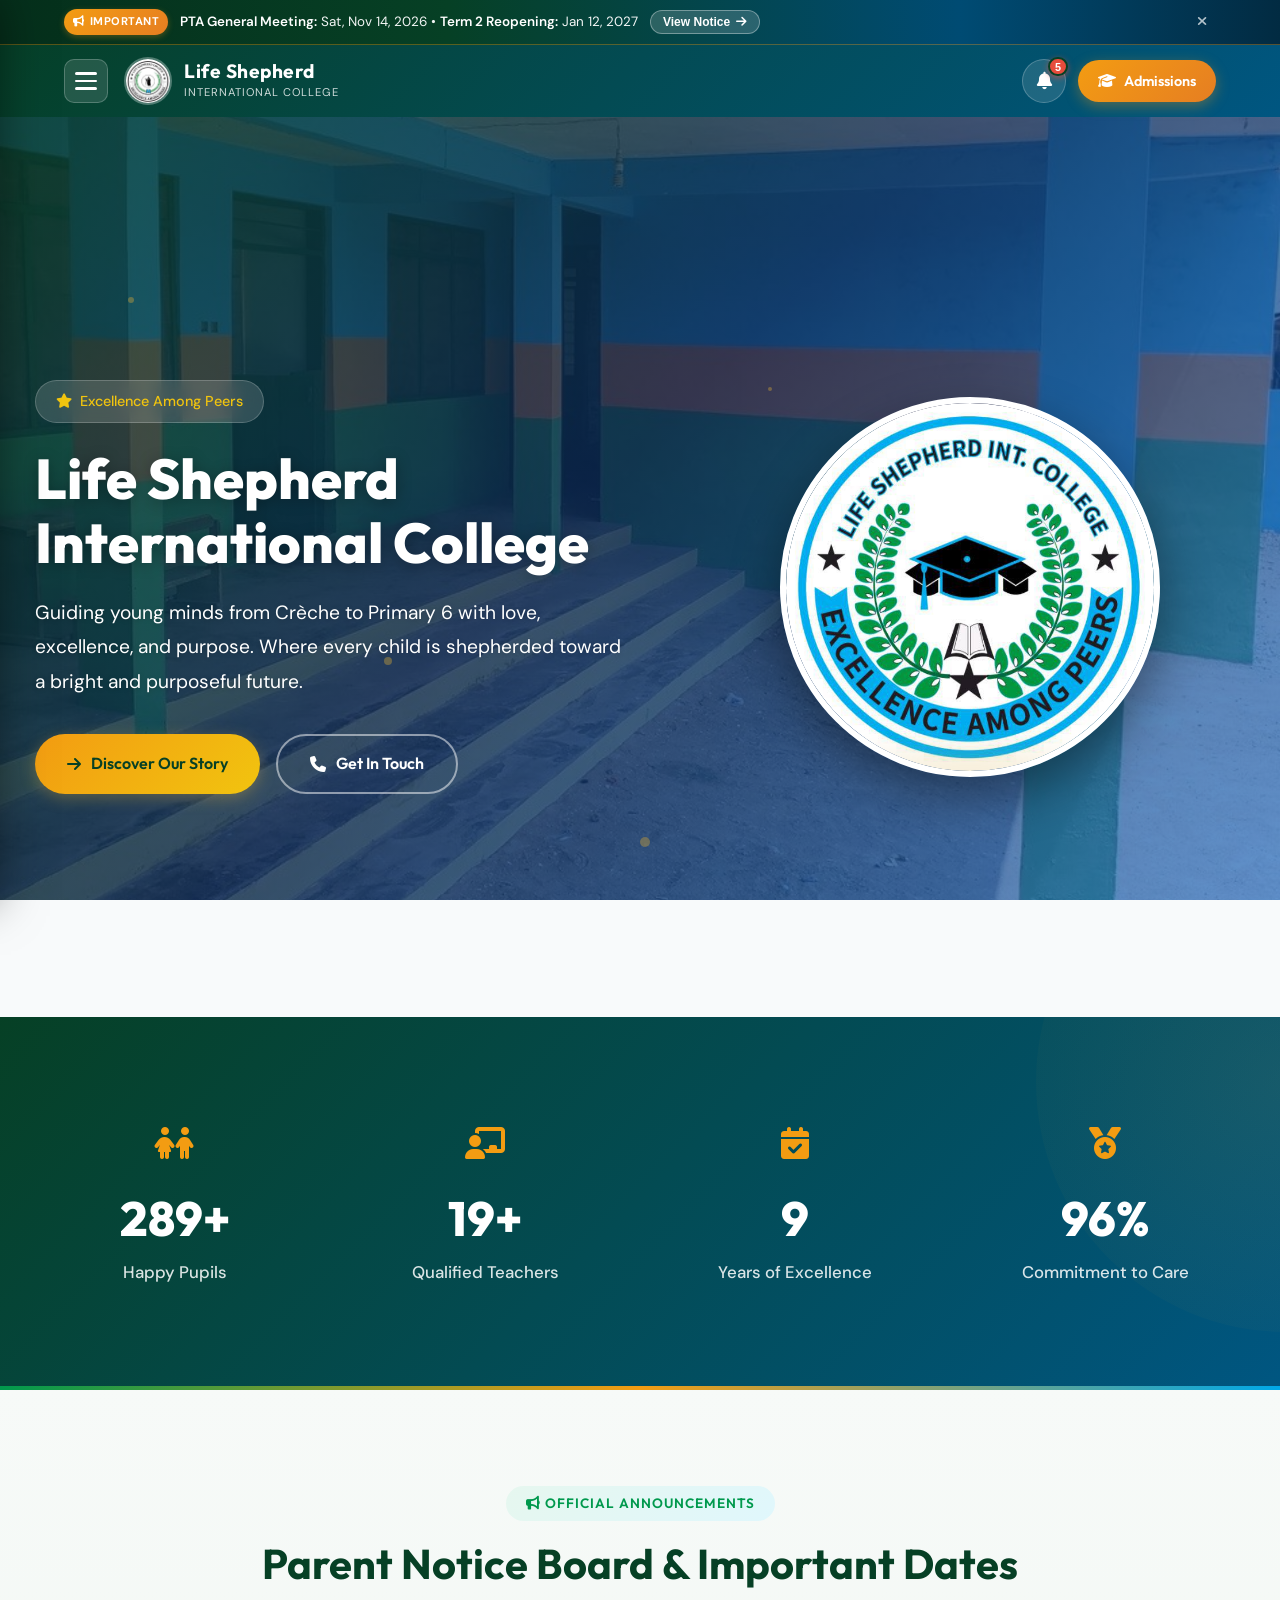
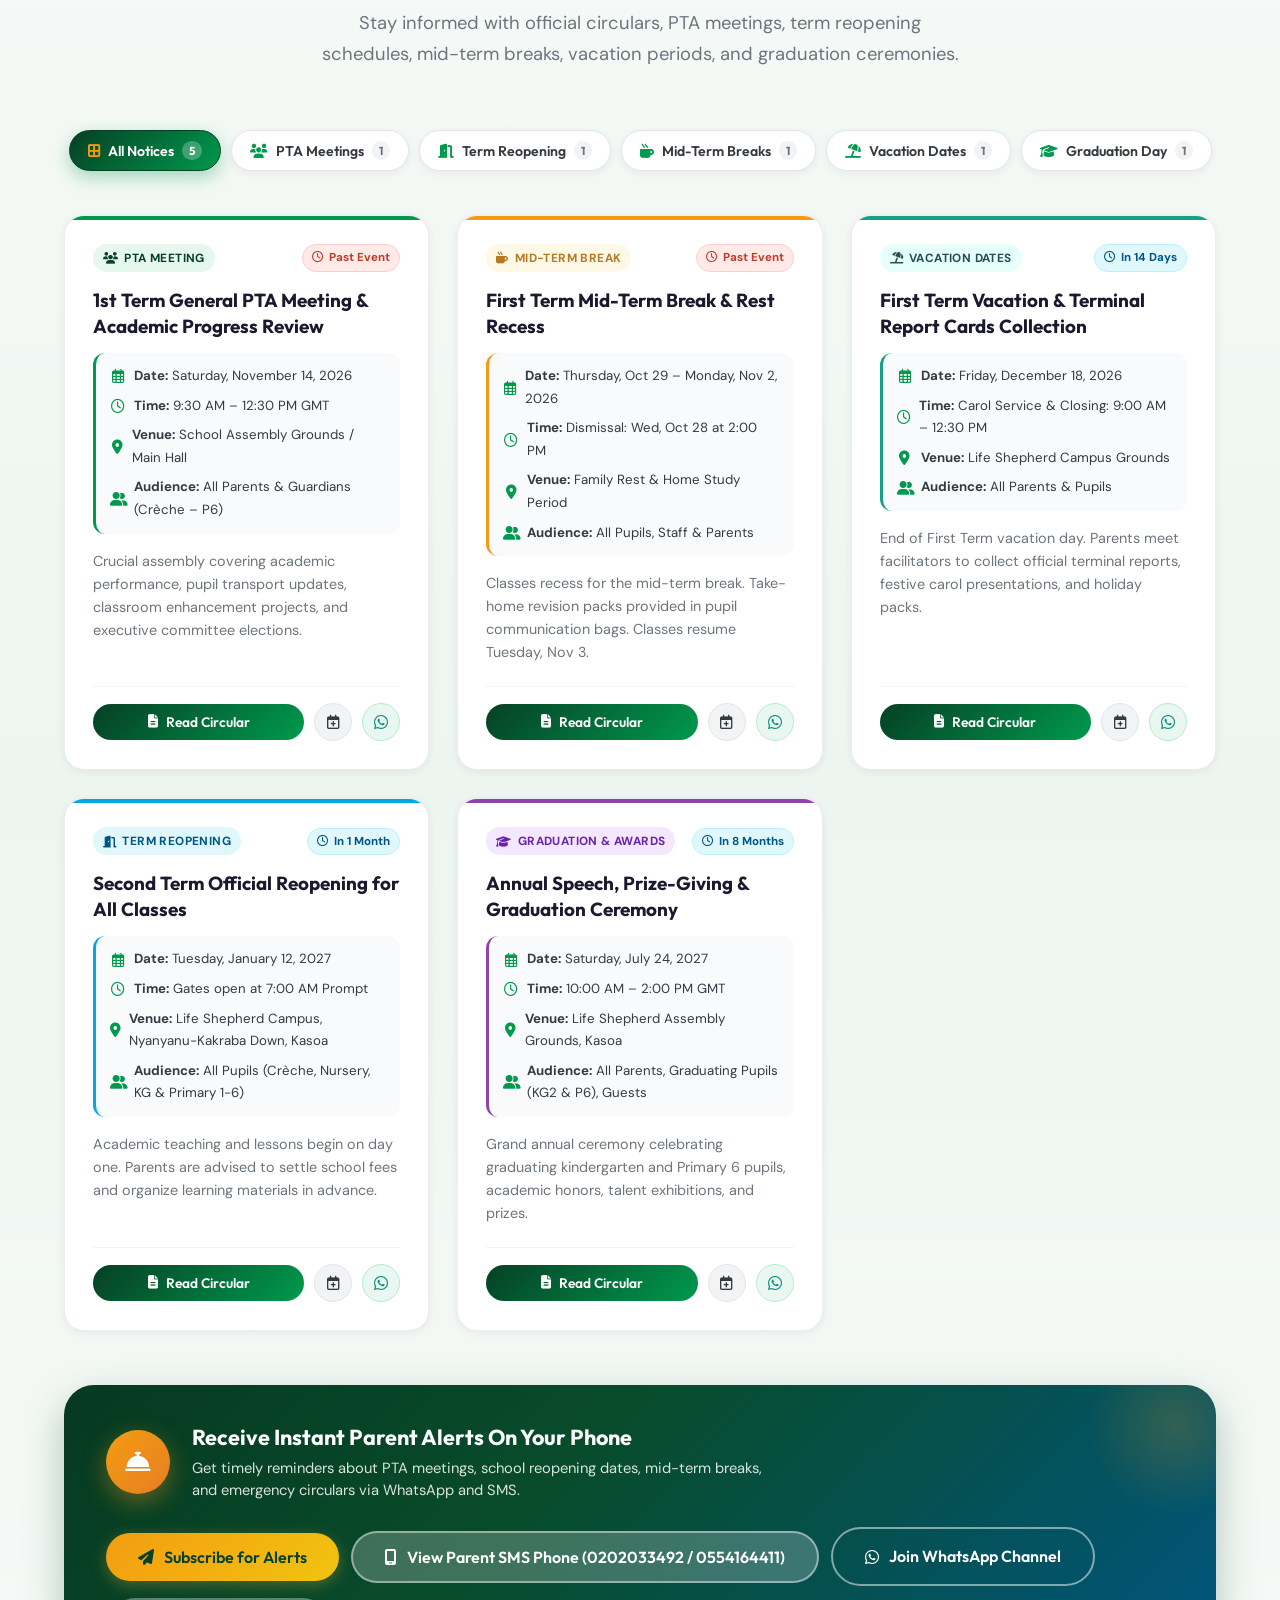
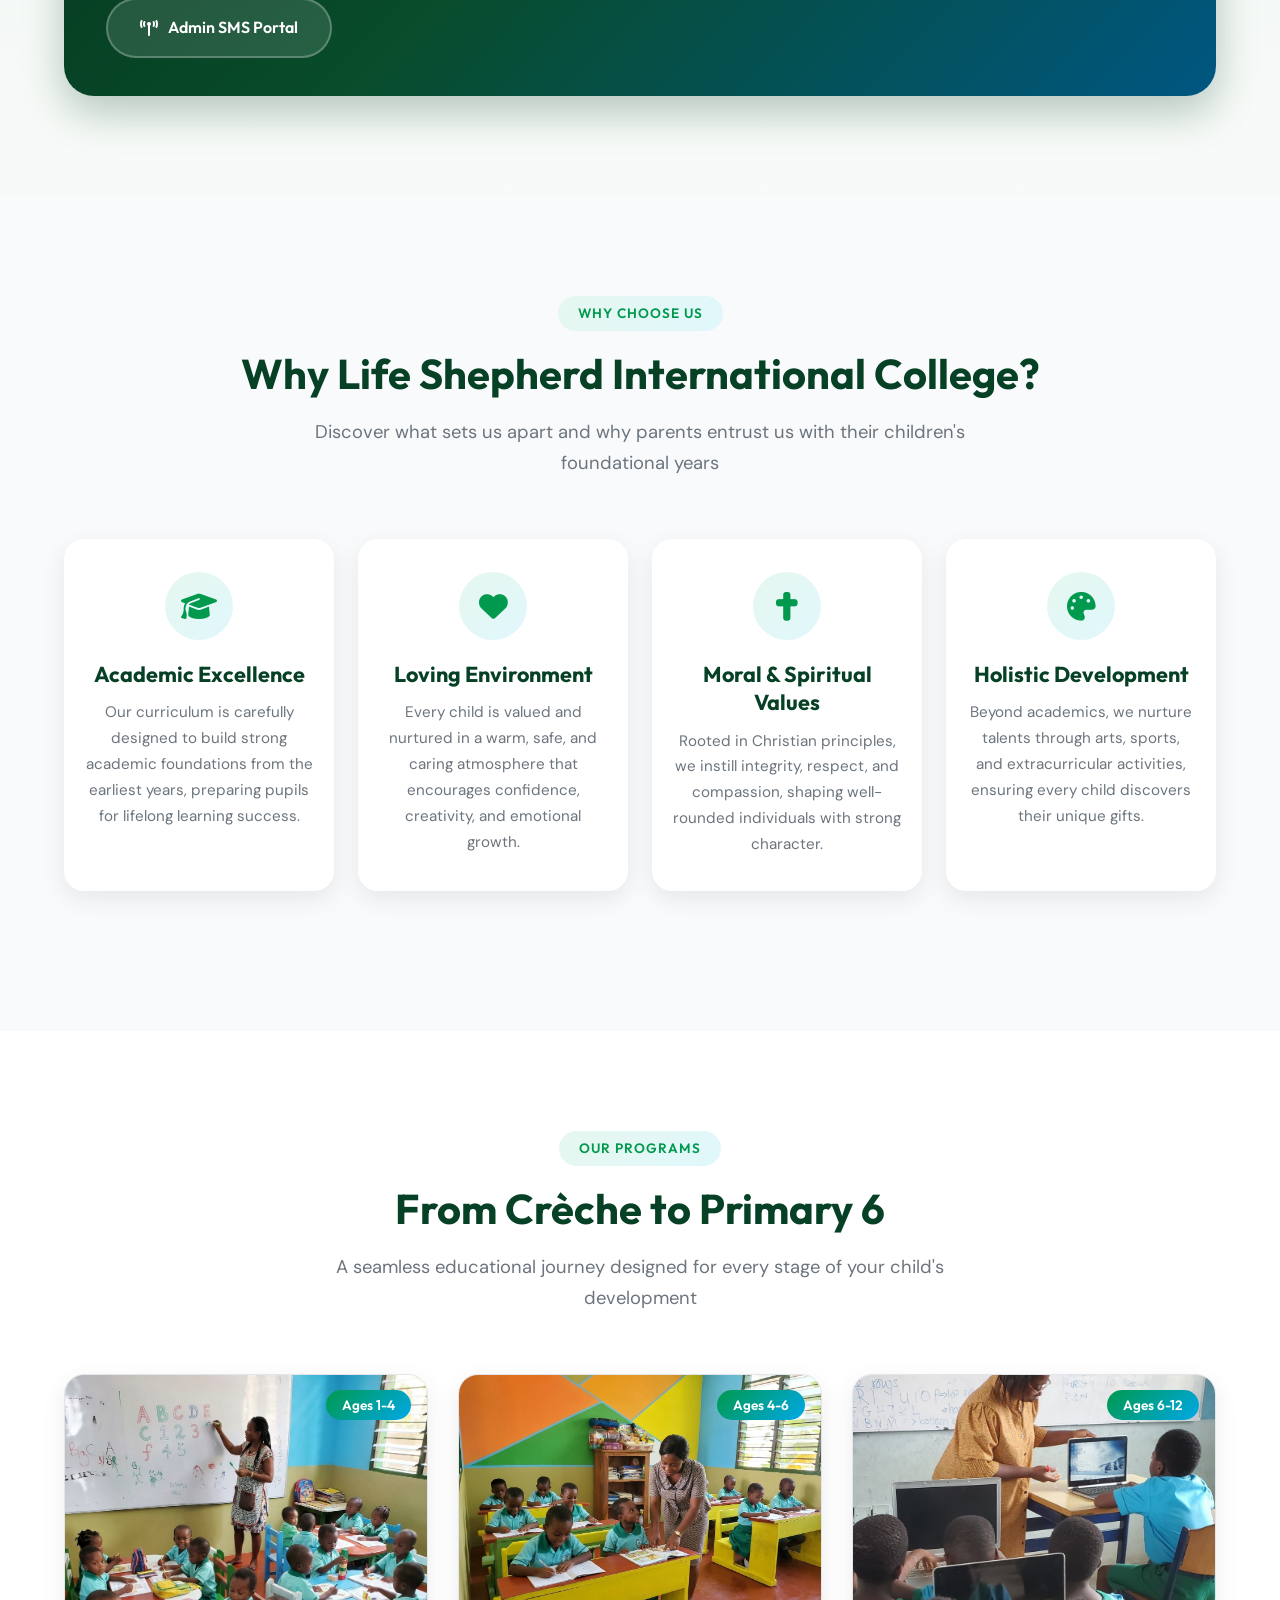
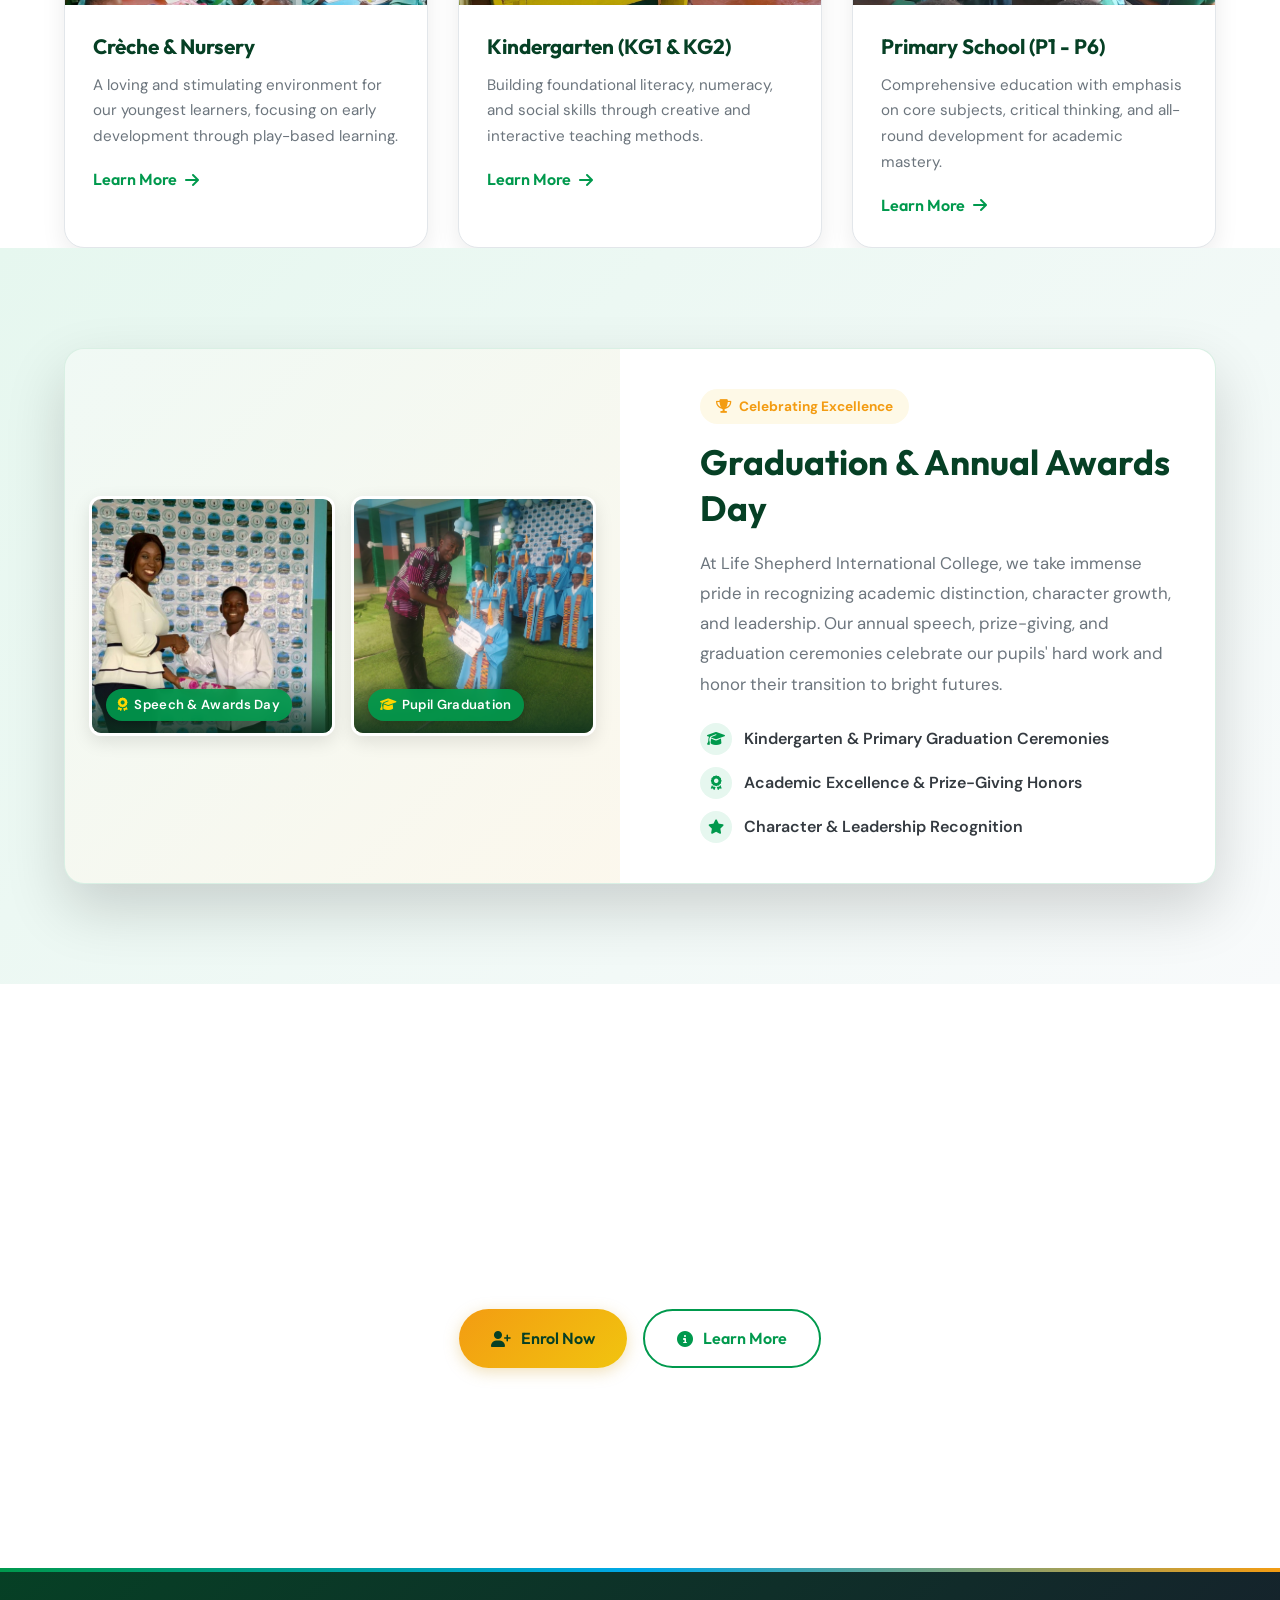
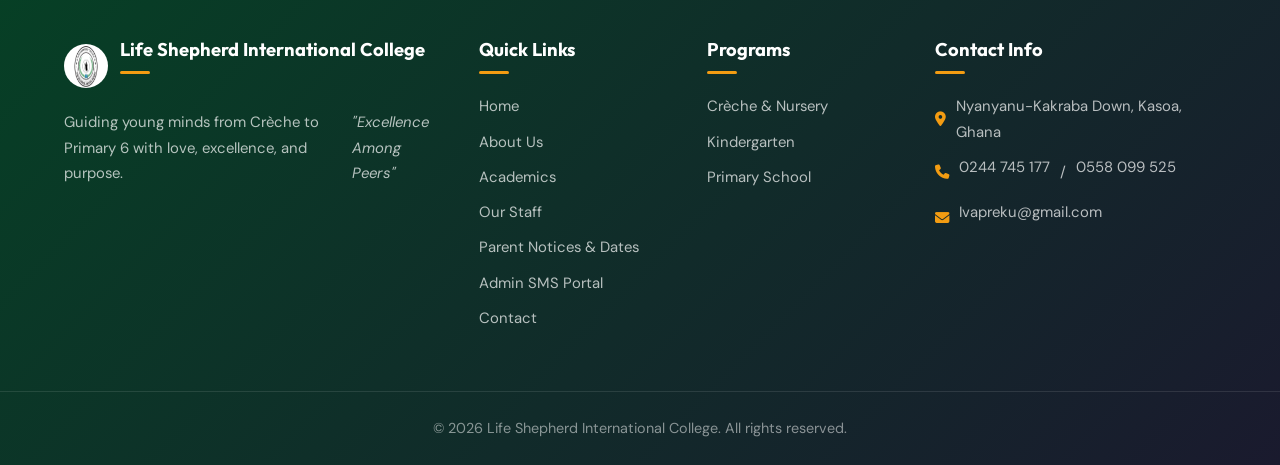
<file: index.html>
<!DOCTYPE html>
<html lang="en">
  <head>
    <meta charset="UTF-8" />
    <meta name="viewport" content="width=device-width, initial-scale=1.0" />
    <meta
      name="description"
      content="Life Shepherd International College - Nurturing excellence from Crèche to Primary 6. Quality education rooted in values, character, and academic distinction."
    />
    <meta
      name="keywords"
      content="school, education, Ghana, crèche, nursery, primary school, international college"
    />
    <meta name="author" content="Life Shepherd International College" />

    <title>Life Shepherd International College | Crèche to Primary 6</title>

    <!-- Favicon -->
    <link rel="icon" type="image/png" href="images/logo.png" />

    <!-- Google Fonts -->
    <link rel="preconnect" href="https://fonts.googleapis.com" />
    <link rel="preconnect" href="https://fonts.gstatic.com" crossorigin />
    <link
      href="https://fonts.googleapis.com/css2?family=Outfit:wght@300;400;500;600;700;800&family=DM+Sans:wght@400;500;700&display=swap"
      rel="stylesheet"
    />

    <!-- Font Awesome -->
    <link
      rel="stylesheet"
      href="https://cdnjs.cloudflare.com/ajax/libs/font-awesome/6.4.0/css/all.min.css"
    />

    <!-- CSS -->
    <link rel="stylesheet" href="style.css" />
  </head>
  <body>
    <!-- Header -->
    <header class="header" id="header">
      <!-- Top Announcement Banner -->
      <div class="announcement-banner" id="announcementBanner" role="region" aria-label="School Announcements">
        <div class="banner-inner">
          <div class="banner-content">
            <span class="banner-tag"><i class="fa-solid fa-bullhorn"></i> Important</span>
            <span class="banner-text">
              <strong>PTA General Meeting:</strong> Sat, Nov 14, 2026 &bull; <strong>Term 2 Reopening:</strong> Jan 12, 2027
            </span>
            <button class="banner-link-btn" type="button" data-open-notice="notif-pta-nov">
              View Notice <i class="fa-solid fa-arrow-right"></i>
            </button>
          </div>
          <button class="banner-close-btn" id="bannerCloseBtn" aria-label="Dismiss banner" type="button">
            <i class="fa-solid fa-xmark"></i>
          </button>
        </div>
      </div>

      <nav class="nav-container">
        <div class="nav-left">
          <button class="hamburger" id="hamburger" aria-label="Open Navigation Menu" aria-expanded="false" type="button">
            <span></span>
            <span></span>
            <span></span>
          </button>
          <a href="index.html" class="logo">
            <img src="images/logo.png" alt="LSIC Logo" class="logo-img" />
            <div class="logo-text">
              <span class="logo-name">Life Shepherd</span>
              <span class="logo-tagline">International College</span>
            </div>
          </a>
        </div>

        <div class="header-actions">
          <div class="notif-bell-wrapper">
            <button class="header-notif-btn" id="notifBellBtn" aria-label="Parent Notices & Announcements" type="button" aria-expanded="false" aria-haspopup="true">
              <i class="fa-solid fa-bell"></i>
              <span class="notif-badge" id="notifBadgeCount">5</span>
            </button>
          </div>
          <a href="contact.html#admissions" class="header-cta-btn">
            <i class="fa-solid fa-graduation-cap"></i>
            <span>Admissions</span>
          </a>
        </div>
      </nav>
    </header>

    <!-- Slide-out Navigation Drawer -->
    <div class="nav-drawer-backdrop" id="drawerBackdrop"></div>
    <aside class="nav-drawer" id="navDrawer" aria-hidden="true">
      <div class="drawer-header">
        <a href="index.html" class="drawer-logo">
          <img src="images/logo.png" alt="LSIC Logo" class="logo-img" />
          <div class="logo-text">
            <span class="logo-name">Life Shepherd</span>
            <span class="logo-tagline">International College</span>
          </div>
        </a>
        <button class="drawer-close" id="drawerClose" aria-label="Close Navigation Menu" type="button">
          <i class="fa-solid fa-xmark"></i>
        </button>
      </div>

      <div class="drawer-body">
        <ul class="nav-menu" id="nav-menu">
          <li>
            <a href="index.html" class="nav-link active">
              <i class="fa-solid fa-house"></i>
              <span>Home</span>
            </a>
          </li>
          <li>
            <a href="about.html" class="nav-link">
              <i class="fa-solid fa-school"></i>
              <span>About Us</span>
            </a>
          </li>
          <li>
            <a href="academics.html" class="nav-link">
              <i class="fa-solid fa-book-open"></i>
              <span>Academics</span>
            </a>
          </li>
          <li>
            <a href="staff.html" class="nav-link">
              <i class="fa-solid fa-chalkboard-user"></i>
              <span>Our Staff</span>
            </a>
          </li>
          <li>
            <a href="index.html#notice-board" class="nav-link">
              <i class="fa-solid fa-bullhorn"></i>
              <span>Parent Notices</span>
              <span class="nav-badge-pill">New</span>
            </a>
          </li>
          <li>
            <a href="admin-sms.html" class="nav-link">
              <i class="fa-solid fa-tower-broadcast"></i>
              <span>Admin SMS Portal</span>
              <span class="nav-badge-pill" style="background:#00a8e8;color:#fff;">Staff</span>
            </a>
          </li>
          <li>
            <a href="contact.html" class="nav-link">
              <i class="fa-solid fa-envelope"></i>
              <span>Contact</span>
            </a>
          </li>
        </ul>
      </div>

      <div class="drawer-footer">
        <div class="drawer-contact-info">
          <p><i class="fa-solid fa-phone"></i> <a href="tel:+233244745177">0244 745 177</a> / <a href="tel:+233558099525">0558 099 525</a></p>
          <p><i class="fa-solid fa-location-dot"></i> Nyanyanu-Kakraba Down, Kasoa, Ghana</p>
        </div>
        <a href="contact.html" class="btn btn-primary drawer-cta">
          <i class="fa-solid fa-paper-plane"></i> Get in Touch
        </a>
      </div>
    </aside>

    <!-- Main Content -->
    <main class="main">
      <!-- Hero Section -->
      <section class="hero" id="hero-section">
        <div class="hero-particles">
          <div class="particle"></div>
          <div class="particle"></div>
          <div class="particle"></div>
          <div class="particle"></div>
          <div class="particle"></div>
        </div>
        <div class="hero-content">
          <div class="hero-badge">
            <i class="fa-solid fa-star"></i> Excellence Among Peers
          </div>
          <h1>Life Shepherd International College</h1>
          <p>
            Guiding young minds from Crèche to Primary 6 with love, excellence,
            and purpose. Where every child is shepherded toward a bright and
            purposeful future.
          </p>
          <div class="hero-buttons">
            <a href="about.html#story" class="cta-button primary">
              <i class="fa-solid fa-arrow-right"></i> Discover Our Story
            </a>
            <a href="contact.html#get-in-touch" class="cta-button secondary">
              <i class="fa-solid fa-phone"></i> Get In Touch
            </a>
          </div>
        </div>
        <div class="hero-image">
          <div class="hero-img-wrapper">
            <img
              src="images/lsic.jpg"
              alt="Life Shepherd International College"
              class="hero-img"
            />
            <div class="hero-img-glow"></div>
          </div>
        </div>
      </section>

      <!-- Stats Section -->
      <section class="stats" id="stats-section">
        <div class="stats-grid">
          <div class="stat-item">
            <div class="stat-icon">
              <i class="fa-solid fa-children"></i>
            </div>
            <h3 data-count="0">300+</h3>
            <p>Happy Pupils</p>
          </div>
          <div class="stat-item">
            <div class="stat-icon">
              <i class="fa-solid fa-chalkboard-user"></i>
            </div>
            <h3 data-count="0">20+</h3>
            <p>Qualified Teachers</p>
          </div>
          <div class="stat-item">
            <div class="stat-icon">
              <i class="fa-solid fa-calendar-check"></i>
            </div>
            <h3 data-count="0">10</h3>
            <p>Years of Excellence</p>
          </div>
          <div class="stat-item">
            <div class="stat-icon">
              <i class="fa-solid fa-medal"></i>
            </div>
            <h3 data-count="0">100%</h3>
            <p>Commitment to Care</p>
          </div>
        </div>
      </section>

      <!-- Parent Notice Board & Academic Calendar Section -->
      <section class="notice-board-section" id="notice-board">
        <div class="section-content">
          <div class="section-header">
            <span class="section-badge"><i class="fa-solid fa-bullhorn"></i> Official Announcements</span>
            <h2>Parent Notice Board & Important Dates</h2>
            <p>
              Stay informed with official circulars, PTA meetings, term reopening schedules, mid-term breaks, vacation periods, and graduation ceremonies.
            </p>
          </div>

          <!-- Notice Category Filter Tabs -->
          <div class="notice-filter-bar" role="tablist" aria-label="Notice Categories">
            <button class="notice-tab-btn active" data-category="all" role="tab" aria-selected="true" type="button">
              <i class="fa-solid fa-border-all"></i> All Notices <span class="tab-count">5</span>
            </button>
            <button class="notice-tab-btn" data-category="pta" role="tab" aria-selected="false" type="button">
              <i class="fa-solid fa-users"></i> PTA Meetings <span class="tab-count">1</span>
            </button>
            <button class="notice-tab-btn" data-category="reopening" role="tab" aria-selected="false" type="button">
              <i class="fa-solid fa-door-open"></i> Term Reopening <span class="tab-count">1</span>
            </button>
            <button class="notice-tab-btn" data-category="break" role="tab" aria-selected="false" type="button">
              <i class="fa-solid fa-mug-hot"></i> Mid-Term Breaks <span class="tab-count">1</span>
            </button>
            <button class="notice-tab-btn" data-category="vacation" role="tab" aria-selected="false" type="button">
              <i class="fa-solid fa-umbrella-beach"></i> Vacation Dates <span class="tab-count">1</span>
            </button>
            <button class="notice-tab-btn" data-category="graduation" role="tab" aria-selected="false" type="button">
              <i class="fa-solid fa-graduation-cap"></i> Graduation Day <span class="tab-count">1</span>
            </button>
          </div>

          <!-- Notice Cards Grid (Hydrated by JS) -->
          <div class="notices-grid" id="noticesGrid"></div>

          <!-- Parent Alert Subscription CTA Banner -->
          <div class="notice-subscribe-cta">
            <div class="subscribe-cta-content">
              <div class="subscribe-cta-icon">
                <i class="fa-solid fa-bell-concierge"></i>
              </div>
              <div class="subscribe-cta-text">
                <h3>Receive Instant Parent Alerts On Your Phone</h3>
                <p>
                  Get timely reminders about PTA meetings, school reopening dates, mid-term breaks, and emergency circulars via WhatsApp and SMS.
                </p>
              </div>
            </div>
            <div class="subscribe-cta-actions">
              <button class="cta-button primary" id="openSubscribeModalBtn" type="button">
                <i class="fa-solid fa-paper-plane"></i> Subscribe for Alerts
              </button>
              <button class="cta-button secondary" id="openParentHandsetBtn" type="button" style="background: rgba(255,255,255,0.22); border-color: rgba(255,255,255,0.45); color: #fff;">
                <i class="fa-solid fa-mobile-screen"></i> View Parent SMS Phone (0202033492 / 0554164411)
              </button>
              <a href="https://wa.me/233244745177?text=Hello%20Life%20Shepherd%20College,%20please%20add%20me%20to%20the%20official%20parent%20broadcast%20channel." target="_blank" rel="noopener noreferrer" class="cta-button secondary">
                <i class="fa-brands fa-whatsapp"></i> Join WhatsApp Channel
              </a>
              <a href="admin-sms.html" class="cta-button secondary" style="background: rgba(255,255,255,0.12); border-color: rgba(255,255,255,0.25);">
                <i class="fa-solid fa-tower-broadcast"></i> Admin SMS Portal
              </a>
            </div>
          </div>
        </div>
      </section>

      <!-- Why Choose Us Section -->
      <section class="why-choose-section" id="why-choose">
        <div class="section-content">
          <div class="section-header">
            <span class="section-badge">Why Choose Us</span>
            <h2>Why Life Shepherd International College?</h2>
            <p>
              Discover what sets us apart and why parents entrust us with their
              children's foundational years
            </p>
          </div>
          <div class="cards-grid">
            <div class="card" data-aos="fade-up">
              <div class="card-icon">
                <i class="fa-solid fa-graduation-cap"></i>
              </div>
              <h3>Academic Excellence</h3>
              <p>
                Our curriculum is carefully designed to build strong academic
                foundations from the earliest years, preparing pupils for
                lifelong learning success.
              </p>
            </div>
            <div class="card" data-aos="fade-up" data-delay="100">
              <div class="card-icon">
                <i class="fa-solid fa-heart"></i>
              </div>
              <h3>Loving Environment</h3>
              <p>
                Every child is valued and nurtured in a warm, safe, and caring
                atmosphere that encourages confidence, creativity, and emotional
                growth.
              </p>
            </div>
            <div class="card" data-aos="fade-up" data-delay="200">
              <div class="card-icon">
                <i class="fa-solid fa-cross"></i>
              </div>
              <h3>Moral & Spiritual Values</h3>
              <p>
                Rooted in Christian principles, we instill integrity, respect,
                and compassion, shaping well-rounded individuals with strong
                character.
              </p>
            </div>
            <div class="card" data-aos="fade-up" data-delay="300">
              <div class="card-icon">
                <i class="fa-solid fa-palette"></i>
              </div>
              <h3>Holistic Development</h3>
              <p>
                Beyond academics, we nurture talents through arts, sports, and
                extracurricular activities, ensuring every child discovers their
                unique gifts.
              </p>
            </div>
          </div>
        </div>
      </section>

      <!-- Programs Preview Section -->
      <section class="programs-preview" id="programs-preview">
        <div class="section-content">
          <div class="section-header">
            <span class="section-badge">Our Programs</span>
            <h2>From Crèche to Primary 6</h2>
            <p>
              A seamless educational journey designed for every stage of your
              child's development
            </p>
          </div>
          <div class="programs-preview-grid">
            <div class="program-preview-card">
              <div class="program-preview-img">
                <img
                  src="images/creche classroom.jpg"
                  alt="Crèche & Nursery"
                  class="program-img-creche"
                />
                <div class="program-overlay">
                  <span class="program-age">Ages 1-4</span>
                </div>
              </div>
              <div class="program-preview-content">
                <h3>Crèche & Nursery</h3>
                <p>
                  A loving and stimulating environment for our youngest learners,
                  focusing on early development through play-based learning.
                </p>
                <a href="academics.html#creche" class="program-link">
                  Learn More <i class="fa-solid fa-arrow-right"></i>
                </a>
              </div>
            </div>
            <div class="program-preview-card">
              <div class="program-preview-img">
                <img
                  src="images/KG-class.jpg"
                  alt="Kindergarten"
                  class="program-img-kg"
                />
                <div class="program-overlay">
                  <span class="program-age">Ages 4-6</span>
                </div>
              </div>
              <div class="program-preview-content">
                <h3>Kindergarten (KG1 & KG2)</h3>
                <p>
                  Building foundational literacy, numeracy, and social skills
                  through creative and interactive teaching methods.
                </p>
                <a href="academics.html#kindergarten" class="program-link">
                  Learn More <i class="fa-solid fa-arrow-right"></i>
                </a>
              </div>
            </div>
            <div class="program-preview-card">
              <div class="program-preview-img">
                <img
                  src="images/IT teacher.jpg"
                  alt="Primary School Students"
                  class="program-img-primary"
                />
                <div class="program-overlay">
                  <span class="program-age">Ages 6-12</span>
                </div>
              </div>
              <div class="program-preview-content">
                <h3>Primary School (P1 - P6)</h3>
                <p>
                  Comprehensive education with emphasis on core subjects,
                  critical thinking, and all-round development for academic
                  mastery.
                </p>
                <a href="academics.html#primary" class="program-link">
                  Learn More <i class="fa-solid fa-arrow-right"></i>
                </a>
              </div>
            </div>
          </div>
        </div>
      <!-- Graduation & Annual Awards Showcase Section -->
      <section class="graduation-section" id="graduation-section">
        <div class="section-content">
          <div class="graduation-card">
            <div class="graduation-img-grid">
              <div class="grad-img-item">
                <img
                  src="images/graduation-awards.jpg"
                  alt="Life Shepherd Graduation & Awards Ceremony"
                />
                <div class="grad-img-overlay">
                  <span class="grad-tag"><i class="fa-solid fa-award"></i> Speech & Awards Day</span>
                </div>
              </div>
              <div class="grad-img-item">
                <img
                  src="images/kids grad.jpg"
                  alt="Life Shepherd Kindergarten & Primary Graduation"
                />
                <div class="grad-img-overlay">
                  <span class="grad-tag"><i class="fa-solid fa-graduation-cap"></i> Pupil Graduation</span>
                </div>
              </div>
            </div>
            <div class="graduation-content">
              <span class="graduation-badge">
                <i class="fa-solid fa-trophy"></i> Celebrating Excellence
              </span>
              <h2>Graduation & Annual Awards Day</h2>
              <p>
                At Life Shepherd International College, we take immense pride in recognizing academic distinction, character growth, and leadership. Our annual speech, prize-giving, and graduation ceremonies celebrate our pupils' hard work and honor their transition to bright futures.
              </p>
              <div class="graduation-list">
                <div class="graduation-item">
                  <i class="fa-solid fa-graduation-cap"></i>
                  <span>Kindergarten & Primary Graduation Ceremonies</span>
                </div>
                <div class="graduation-item">
                  <i class="fa-solid fa-award"></i>
                  <span>Academic Excellence & Prize-Giving Honors</span>
                </div>
                <div class="graduation-item">
                  <i class="fa-solid fa-star"></i>
                  <span>Character & Leadership Recognition</span>
                </div>
              </div>
            </div>
          </div>
        </div>
      </section>

      <!-- Testimonial / CTA Section -->
      <section class="cta-section" id="cta-section">
        <div class="cta-content">
          <h2>Give Your Child the Gift of a Bright Future</h2>
          <p>
            Enrolment is now open for the upcoming academic year. Secure your
            child's place at Life Shepherd International College today.
          </p>
          <div class="cta-buttons">
            <a href="contact.html#admissions" class="cta-button primary">
              <i class="fa-solid fa-user-plus"></i> Enrol Now
            </a>
            <a href="about.html" class="cta-button secondary">
              <i class="fa-solid fa-info-circle"></i> Learn More
            </a>
          </div>
        </div>
      </section>
    </main>

    <!-- Footer -->
    <footer class="footer">
      <div class="footer-content">
        <div class="footer-section footer-about">
          <div class="footer-logo">
            <img src="images/logo.png" alt="LSIC Logo" />
            <h4>Life Shepherd International College</h4>
          </div>
          <p>
            Guiding young minds from Crèche to Primary 6 with love, excellence,
            and purpose. <em>"Excellence Among Peers"</em>
          </p>

        </div>
        <div class="footer-section">
          <h4>Quick Links</h4>
          <a href="index.html">Home</a>
          <a href="about.html">About Us</a>
          <a href="academics.html">Academics</a>
          <a href="staff.html">Our Staff</a>
          <a href="index.html#notice-board">Parent Notices & Dates</a>
          <a href="admin-sms.html">Admin SMS Portal</a>
          <a href="contact.html">Contact</a>
        </div>
        <div class="footer-section">
          <h4>Programs</h4>
          <a href="academics.html#creche">Crèche & Nursery</a>
          <a href="academics.html#kindergarten">Kindergarten</a>
          <a href="academics.html#primary">Primary School</a>
        </div>
        <div class="footer-section">
          <h4>Contact Info</h4>
          <p><i class="fa-solid fa-location-dot"></i> Nyanyanu-Kakraba Down, Kasoa, Ghana</p>
          <p><i class="fa-solid fa-phone"></i> <a href="tel:+233244745177">0244 745 177</a> / <a href="tel:+233558099525">0558 099 525</a></p>
          <p><i class="fa-solid fa-envelope"></i> <a href="https://mail.google.com/mail/?view=cm&fs=1&to=Ivapreku@gmail.com" target="_blank" rel="noopener noreferrer">Ivapreku@gmail.com</a></p>
        </div>
      </div>
      <div class="footer-bottom">
        <p>
          &copy; 2026 Life Shepherd International College. All rights reserved.
        </p>
      </div>
    </footer>

    <!-- JavaScript -->
    <script src="script.js"></script>
  </body>
</html>
</file>
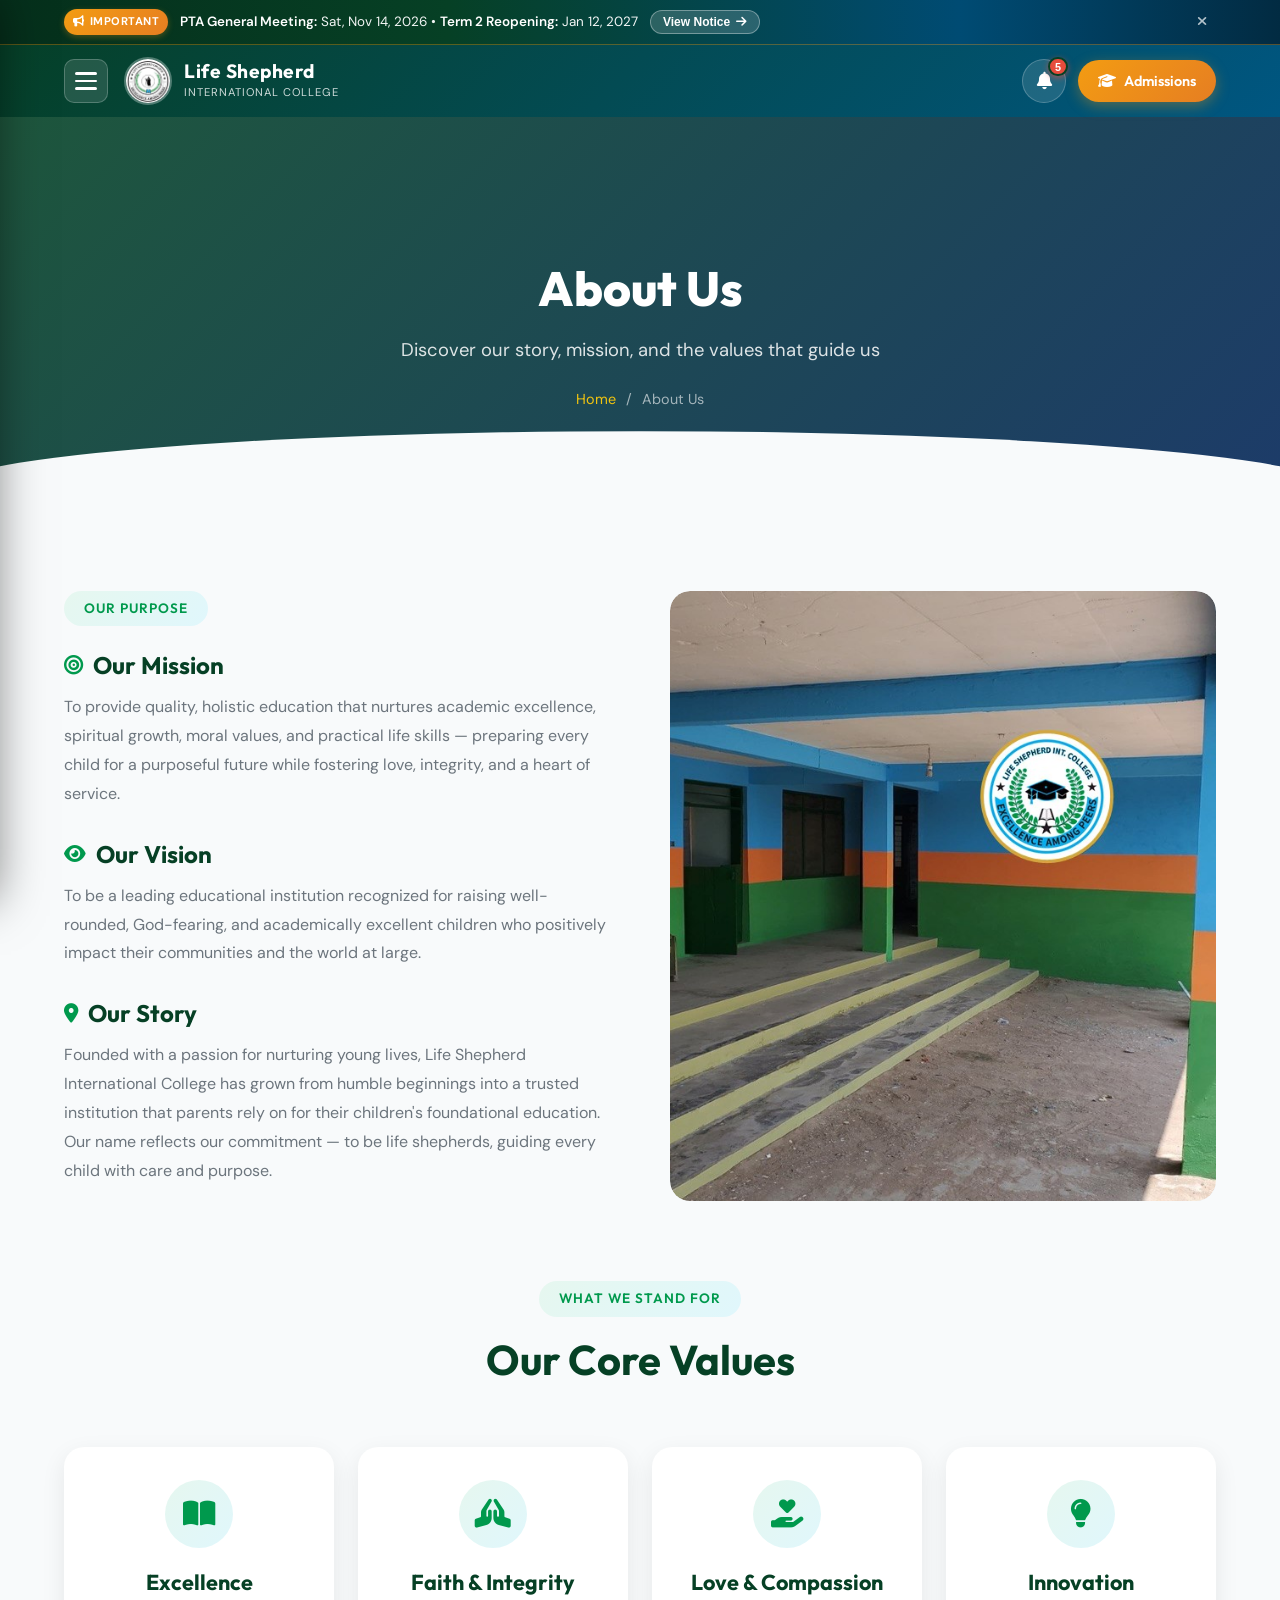
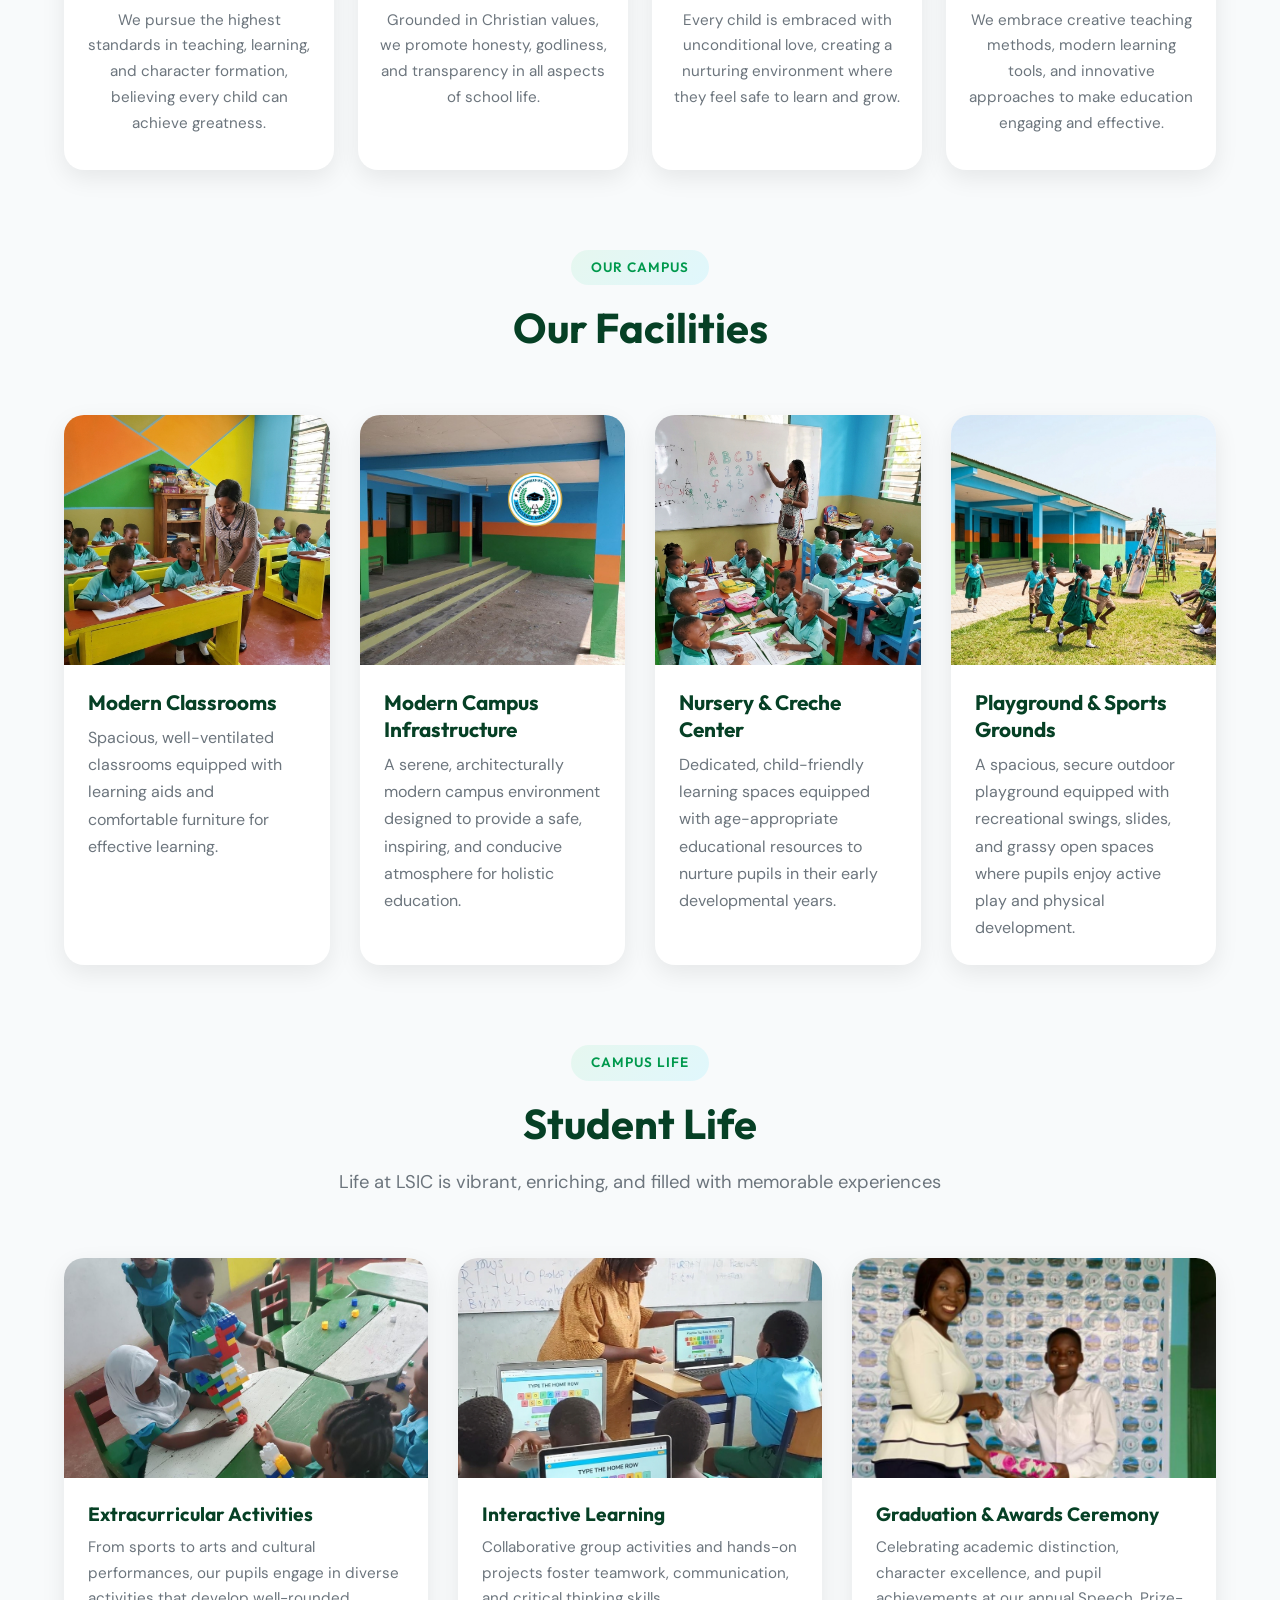
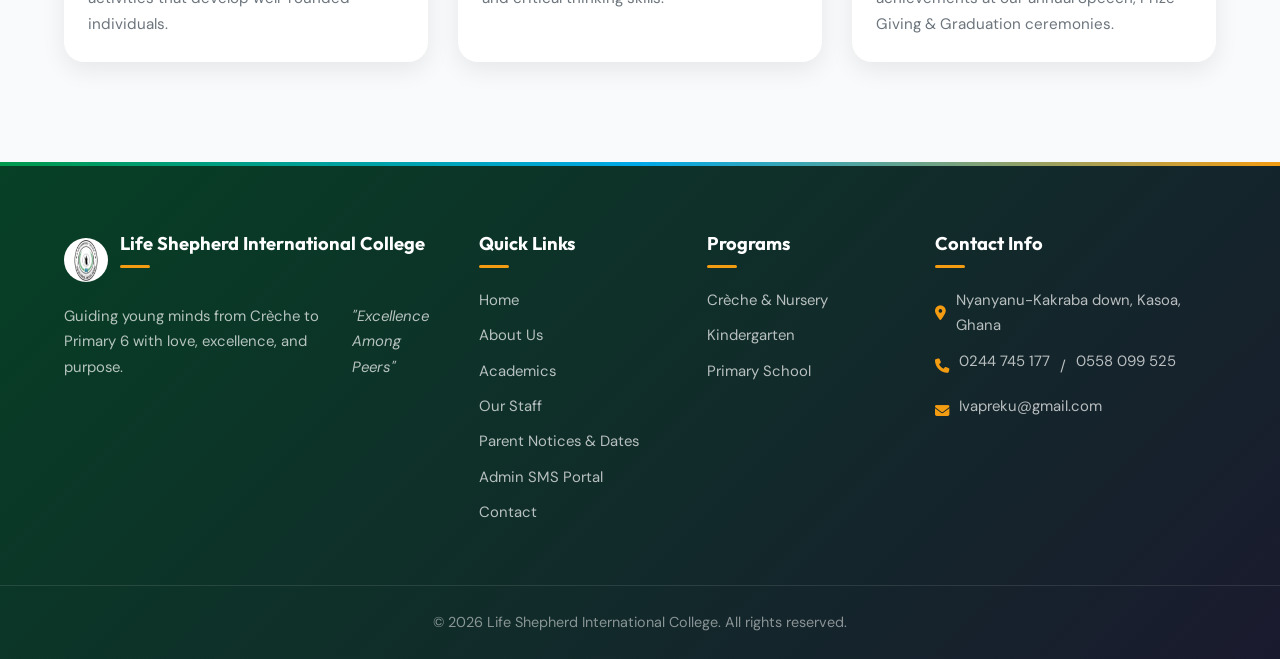
<file: about.html>
<!DOCTYPE html>
<html lang="en">

<head>
  <meta charset="UTF-8" />
  <meta name="viewport" content="width=device-width, initial-scale=1.0" />
  <meta name="description"
    content="Learn about Life Shepherd International College - Our mission, vision, values, and commitment to nurturing excellence from Crèche to Primary 6." />
  <title>About Us | Life Shepherd International College</title>
  <link rel="icon" type="image/png" href="images/lsic.jpg" />
  <link rel="preconnect" href="https://fonts.googleapis.com" />
  <link rel="preconnect" href="https://fonts.gstatic.com" crossorigin />
  <link
    href="https://fonts.googleapis.com/css2?family=Outfit:wght@300;400;500;600;700;800&family=DM+Sans:wght@400;500;700&display=swap"
    rel="stylesheet" />
  <link rel="stylesheet" href="https://cdnjs.cloudflare.com/ajax/libs/font-awesome/6.4.0/css/all.min.css" />
  <link rel="stylesheet" href="style.css" />
</head>

<body>
  <!-- Header -->
  <header class="header" id="header">
      <!-- Top Announcement Banner -->
      <div class="announcement-banner" id="announcementBanner" role="region" aria-label="School Announcements">
        <div class="banner-inner">
          <div class="banner-content">
            <span class="banner-tag"><i class="fa-solid fa-bullhorn"></i> Important</span>
            <span class="banner-text">
              <strong>PTA General Meeting:</strong> Sat, Nov 14, 2026 &bull; <strong>Term 2 Reopening:</strong> Jan 12, 2027
            </span>
            <button class="banner-link-btn" type="button" data-open-notice="notif-pta-nov">
              View Notice <i class="fa-solid fa-arrow-right"></i>
            </button>
          </div>
          <button class="banner-close-btn" id="bannerCloseBtn" aria-label="Dismiss banner" type="button">
            <i class="fa-solid fa-xmark"></i>
          </button>
        </div>
      </div>

      <nav class="nav-container">
        <div class="nav-left">
          <button class="hamburger" id="hamburger" aria-label="Open Navigation Menu" aria-expanded="false" type="button">
            <span></span>
            <span></span>
            <span></span>
          </button>
          <a href="index.html" class="logo">
            <img src="images/logo.png" alt="LSIC Logo" class="logo-img" />
            <div class="logo-text">
              <span class="logo-name">Life Shepherd</span>
              <span class="logo-tagline">International College</span>
            </div>
          </a>
        </div>

        <div class="header-actions">
          <div class="notif-bell-wrapper">
            <button class="header-notif-btn" id="notifBellBtn" aria-label="Parent Notices & Announcements" type="button" aria-expanded="false" aria-haspopup="true">
              <i class="fa-solid fa-bell"></i>
              <span class="notif-badge" id="notifBadgeCount">5</span>
            </button>
          </div>
          <a href="contact.html#admissions" class="header-cta-btn">
            <i class="fa-solid fa-graduation-cap"></i>
            <span>Admissions</span>
          </a>
        </div>
      </nav>
    </header>

  <!-- Slide-out Navigation Drawer -->
  <div class="nav-drawer-backdrop" id="drawerBackdrop"></div>
  <aside class="nav-drawer" id="navDrawer" aria-hidden="true">
    <div class="drawer-header">
      <a href="index.html" class="drawer-logo">
        <img src="images/lsic.jpg" alt="LSIC Logo" class="logo-img" />
        <div class="logo-text">
          <span class="logo-name">Life Shepherd</span>
          <span class="logo-tagline">International College</span>
        </div>
      </a>
      <button class="drawer-close" id="drawerClose" aria-label="Close Navigation Menu" type="button">
        <i class="fa-solid fa-xmark"></i>
      </button>
    </div>

    <div class="drawer-body">
      <ul class="nav-menu" id="nav-menu">
        <li>
          <a href="index.html" class="nav-link">
            <i class="fa-solid fa-house"></i>
            <span>Home</span>
          </a>
        </li>
        <li>
          <a href="about.html" class="nav-link active">
            <i class="fa-solid fa-school"></i>
            <span>About Us</span>
          </a>
        </li>
        <li>
          <a href="academics.html" class="nav-link">
            <i class="fa-solid fa-book-open"></i>
            <span>Academics</span>
          </a>
        </li>
        <li>
          <a href="staff.html" class="nav-link">
            <i class="fa-solid fa-chalkboard-user"></i>
            <span>Our Staff</span>
          </a>
        </li>
        <li>
          <a href="index.html#notice-board" class="nav-link">
            <i class="fa-solid fa-bullhorn"></i>
            <span>Parent Notices</span>
            <span class="nav-badge-pill">New</span>
          </a>
        </li>
        <li>
          <a href="admin-sms.html" class="nav-link">
            <i class="fa-solid fa-tower-broadcast"></i>
            <span>Admin SMS Portal</span>
            <span class="nav-badge-pill" style="background:#00a8e8;color:#fff;">Staff</span>
          </a>
        </li>
        <li>
          <a href="contact.html" class="nav-link">
            <i class="fa-solid fa-envelope"></i>
            <span>Contact</span>
          </a>
        </li>
      </ul>
    </div>

    <div class="drawer-footer">
      <div class="drawer-contact-info">
        <p><i class="fa-solid fa-phone"></i> <a href="tel:+233244745177">0244 745 177</a> / <a href="tel:+233558099525">0558 099 525</a></p>
        <p><i class="fa-solid fa-location-dot"></i> Nyanyanu-Kakraba Down, Kasoa, Ghana</p>
      </div>
      <a href="contact.html" class="btn btn-primary drawer-cta">
        <i class="fa-solid fa-paper-plane"></i> Get in Touch
      </a>
    </div>
  </aside>

  <main class="main">
    <!-- Page Banner -->
    <section class="page-banner">
      <div class="page-banner-content">
        <h1>About Us</h1>
        <p>Discover our story, mission, and the values that guide us</p>
        <div class="breadcrumb">
          <a href="index.html">Home</a>
          <span>/</span>
          <span>About Us</span>
        </div>
      </div>
    </section>

    <!-- Mission & Vision -->
    <section class="about-section">
      <div class="section-content">
        <div class="about-content" id="story">
          <div class="about-text">
            <div class="section-badge">Our Purpose</div>
            <h3><i class="fa-solid fa-bullseye"></i> Our Mission</h3>
            <p>
              To provide quality, holistic education that nurtures academic
              excellence, spiritual growth, moral values, and practical life
              skills — preparing every child for a purposeful future while
              fostering love, integrity, and a heart of service.
            </p>

            <h3><i class="fa-solid fa-eye"></i> Our Vision</h3>
            <p>
              To be a leading educational institution recognized for raising
              well-rounded, God-fearing, and academically excellent children
              who positively impact their communities and the world at large.
            </p>

            <h3><i class="fa-solid fa-map-marker-alt"></i> Our Story</h3>
            <p>
              Founded with a passion for nurturing young lives, Life Shepherd
              International College has grown from humble beginnings into a
              trusted institution that parents rely on for their children's
              foundational education. Our name reflects our commitment —
              to be life shepherds, guiding every child with care and purpose.
            </p>
          </div>
          <div class="about-image">
            <img src="images/campus-infrastructure.jpg" alt="Life Shepherd School Campus" class="about-img" />
          </div>
        </div>

        <!-- Core Values -->
        <div class="values-section" id="values">
          <div class="section-header">
            <span class="section-badge">What We Stand For</span>
            <h2>Our Core Values</h2>
          </div>
          <div class="cards-grid">
            <div class="card">
              <div class="card-icon">
                <i class="fa-solid fa-book-open"></i>
              </div>
              <h3>Excellence</h3>
              <p>
                We pursue the highest standards in teaching, learning, and
                character formation, believing every child can achieve
                greatness.
              </p>
            </div>
            <div class="card">
              <div class="card-icon">
                <i class="fa-solid fa-praying-hands"></i>
              </div>
              <h3>Faith & Integrity</h3>
              <p>
                Grounded in Christian values, we promote honesty, godliness,
                and transparency in all aspects of school life.
              </p>
            </div>
            <div class="card">
              <div class="card-icon">
                <i class="fa-solid fa-hand-holding-heart"></i>
              </div>
              <h3>Love & Compassion</h3>
              <p>
                Every child is embraced with unconditional love, creating a
                nurturing environment where they feel safe to learn and grow.
              </p>
            </div>
            <div class="card">
              <div class="card-icon">
                <i class="fa-solid fa-lightbulb"></i>
              </div>
              <h3>Innovation</h3>
              <p>
                We embrace creative teaching methods, modern learning tools,
                and innovative approaches to make education engaging and
                effective.
              </p>
            </div>
          </div>
        </div>

        <!-- Facilities -->
        <div class="facilities-section" id="facilities">
          <div class="section-header">
            <span class="section-badge">Our Campus</span>
            <h2>Our Facilities</h2>
          </div>
          <div class="facilities-grid">
            <div class="facility-item">
              <img src="images/KG-class.jpg" alt="Modern Classrooms" class="facility-img" />
              <h3>Modern Classrooms</h3>
              <p>
                Spacious, well-ventilated classrooms equipped with learning
                aids and comfortable furniture for effective learning.
              </p>
            </div>
            <div class="facility-item">
              <img src="images/campus-infrastructure.jpg" alt="Life Shepherd College Campus Building & Infrastructure"
                class="facility-img" />
              <h3>Modern Campus Infrastructure</h3>
              <p>
                A serene, architecturally modern campus environment designed to provide a safe, inspiring, and conducive
                atmosphere for holistic education.
              </p>
            </div>
            <div class="facility-item">
              <img src="images/creche classroom.jpg" alt="Creche & Nursery Learning Center" class="facility-img" />
              <h3>Nursery & Creche Center</h3>
              <p>
                Dedicated, child-friendly learning spaces equipped with age-appropriate educational resources to nurture
                pupils in their early developmental years.
              </p>
            </div>
            <div class="facility-item">
              <img src="images/playground.jpg" alt="Outdoor Playground & Sports Grounds" class="facility-img" />
              <h3>Playground & Sports Grounds</h3>
              <p>
                A spacious, secure outdoor playground equipped with recreational swings, slides, and grassy open spaces
                where pupils enjoy active play and physical development.
              </p>
            </div>
          </div>
        </div>

        <!-- Student Life -->
        <div class="student-life-section" id="student-life">
          <div class="section-header">
            <span class="section-badge">Campus Life</span>
            <h2>Student Life</h2>
            <p>
              Life at LSIC is vibrant, enriching, and filled with memorable
              experiences
            </p>
          </div>
          <div class="student-gallery">
            <div class="student-item">
              <img src="images/kidsplaying.jpg" alt="Student Activities" class="student-img" />
              <h3>Extracurricular Activities</h3>
              <p>
                From sports to arts and cultural performances, our pupils engage
                in diverse activities that develop well-rounded individuals.
              </p>
            </div>
            <div class="student-item">
              <img src="images/IT teacher-orig.jpg" alt="Interactive IT Learning" class="student-img" />
              <h3>Interactive Learning</h3>
              <p>
                Collaborative group activities and hands-on projects foster
                teamwork, communication, and critical thinking skills.
              </p>
            </div>
            <div class="student-item">
              <img src="images/graduation-awards.jpg" alt="Graduation & Awards Ceremony" class="student-img" />
              <h3>Graduation & Awards Ceremony</h3>
              <p>
                Celebrating academic distinction, character excellence, and pupil achievements at our annual Speech,
                Prize-Giving & Graduation ceremonies.
              </p>
            </div>
          </div>
        </div>
      </div>
    </section>
  </main>

  <!-- Footer -->
  <footer class="footer">
    <div class="footer-content">
      <div class="footer-section footer-about">
        <div class="footer-logo">
          <img src="images/logo.png" alt="LSIC Logo" />
          <h4>Life Shepherd International College</h4>
        </div>
        <p>
          Guiding young minds from Crèche to Primary 6 with love, excellence,
          and purpose. <em>"Excellence Among Peers"</em>
        </p>

      </div>
      <div class="footer-section">
        <h4>Quick Links</h4>
        <a href="index.html">Home</a>
        <a href="about.html">About Us</a>
        <a href="academics.html">Academics</a>
        <a href="staff.html">Our Staff</a>
        <a href="index.html#notice-board">Parent Notices & Dates</a>
        <a href="admin-sms.html">Admin SMS Portal</a>
        <a href="contact.html">Contact</a>
      </div>
      <div class="footer-section">
        <h4>Programs</h4>
        <a href="academics.html#creche">Crèche & Nursery</a>
        <a href="academics.html#kindergarten">Kindergarten</a>
        <a href="academics.html#primary">Primary School</a>
      </div>
      <div class="footer-section">
        <h4>Contact Info</h4>
        <p><i class="fa-solid fa-location-dot"></i> Nyanyanu-Kakraba down, Kasoa, Ghana</p>
        <p><i class="fa-solid fa-phone"></i> <a href="tel:+233244745177">0244 745 177</a> / <a
            href="tel:+233558099525">0558 099 525</a></p>
        <p><i class="fa-solid fa-envelope"></i> <a
            href="https://mail.google.com/mail/?view=cm&fs=1&to=Ivapreku@gmail.com" target="_blank"
            rel="noopener noreferrer">Ivapreku@gmail.com</a></p>
      </div>
    </div>
    <div class="footer-bottom">
      <p>&copy; 2026 Life Shepherd International College. All rights reserved.</p>
    </div>
  </footer>

  <script src="script.js"></script>
</body>

</html>
</file>
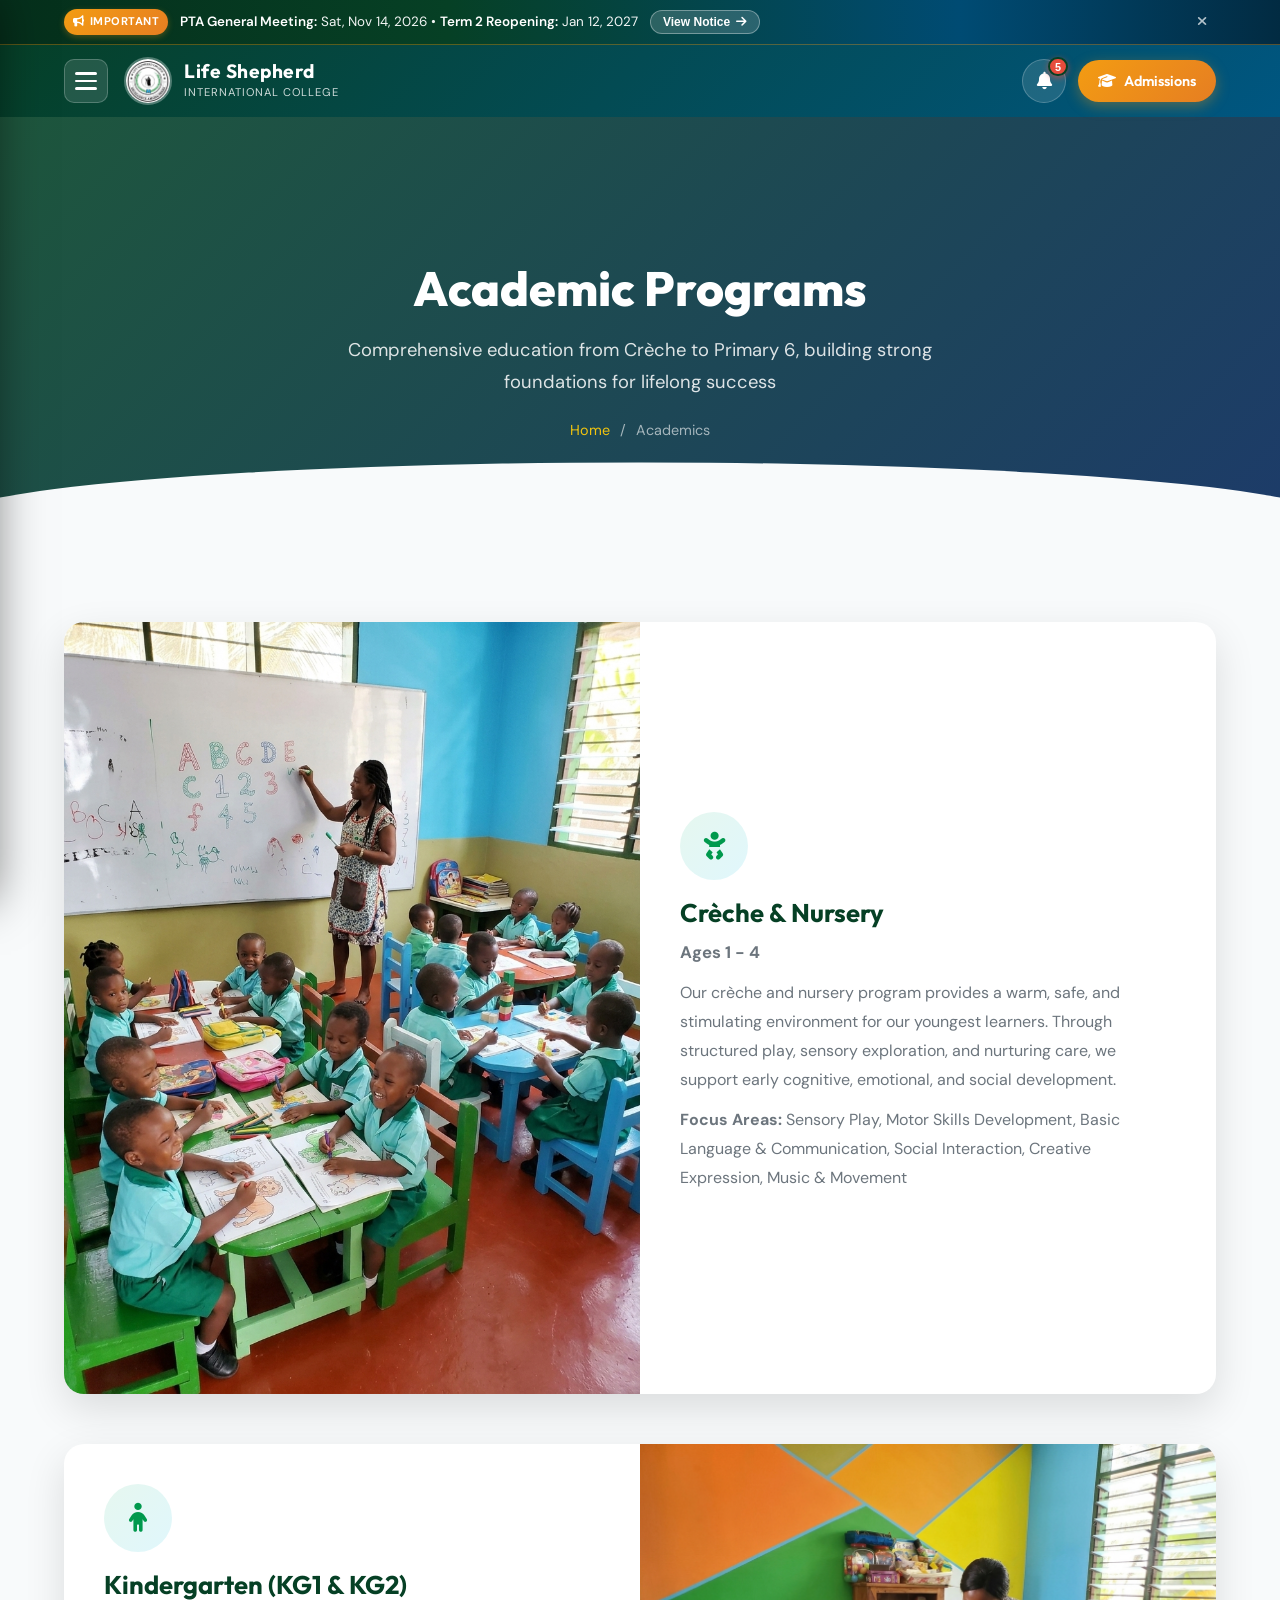
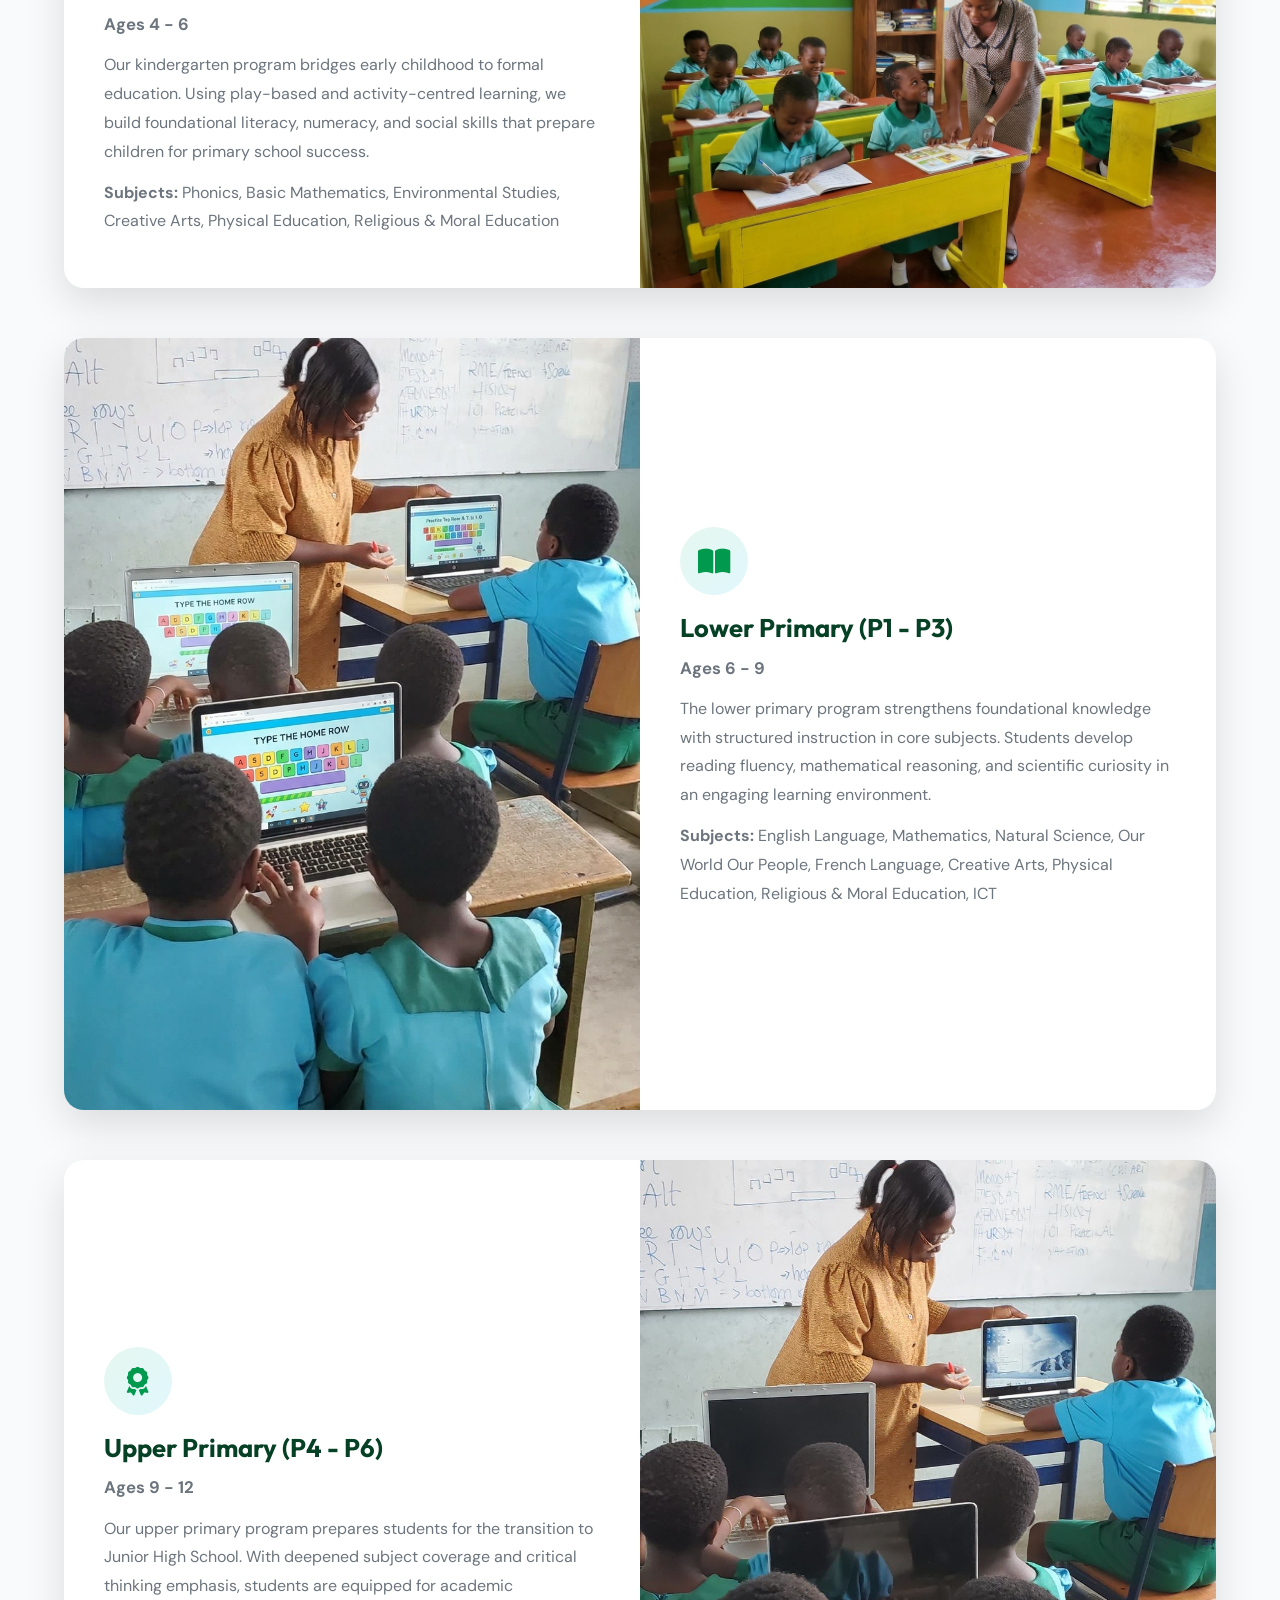
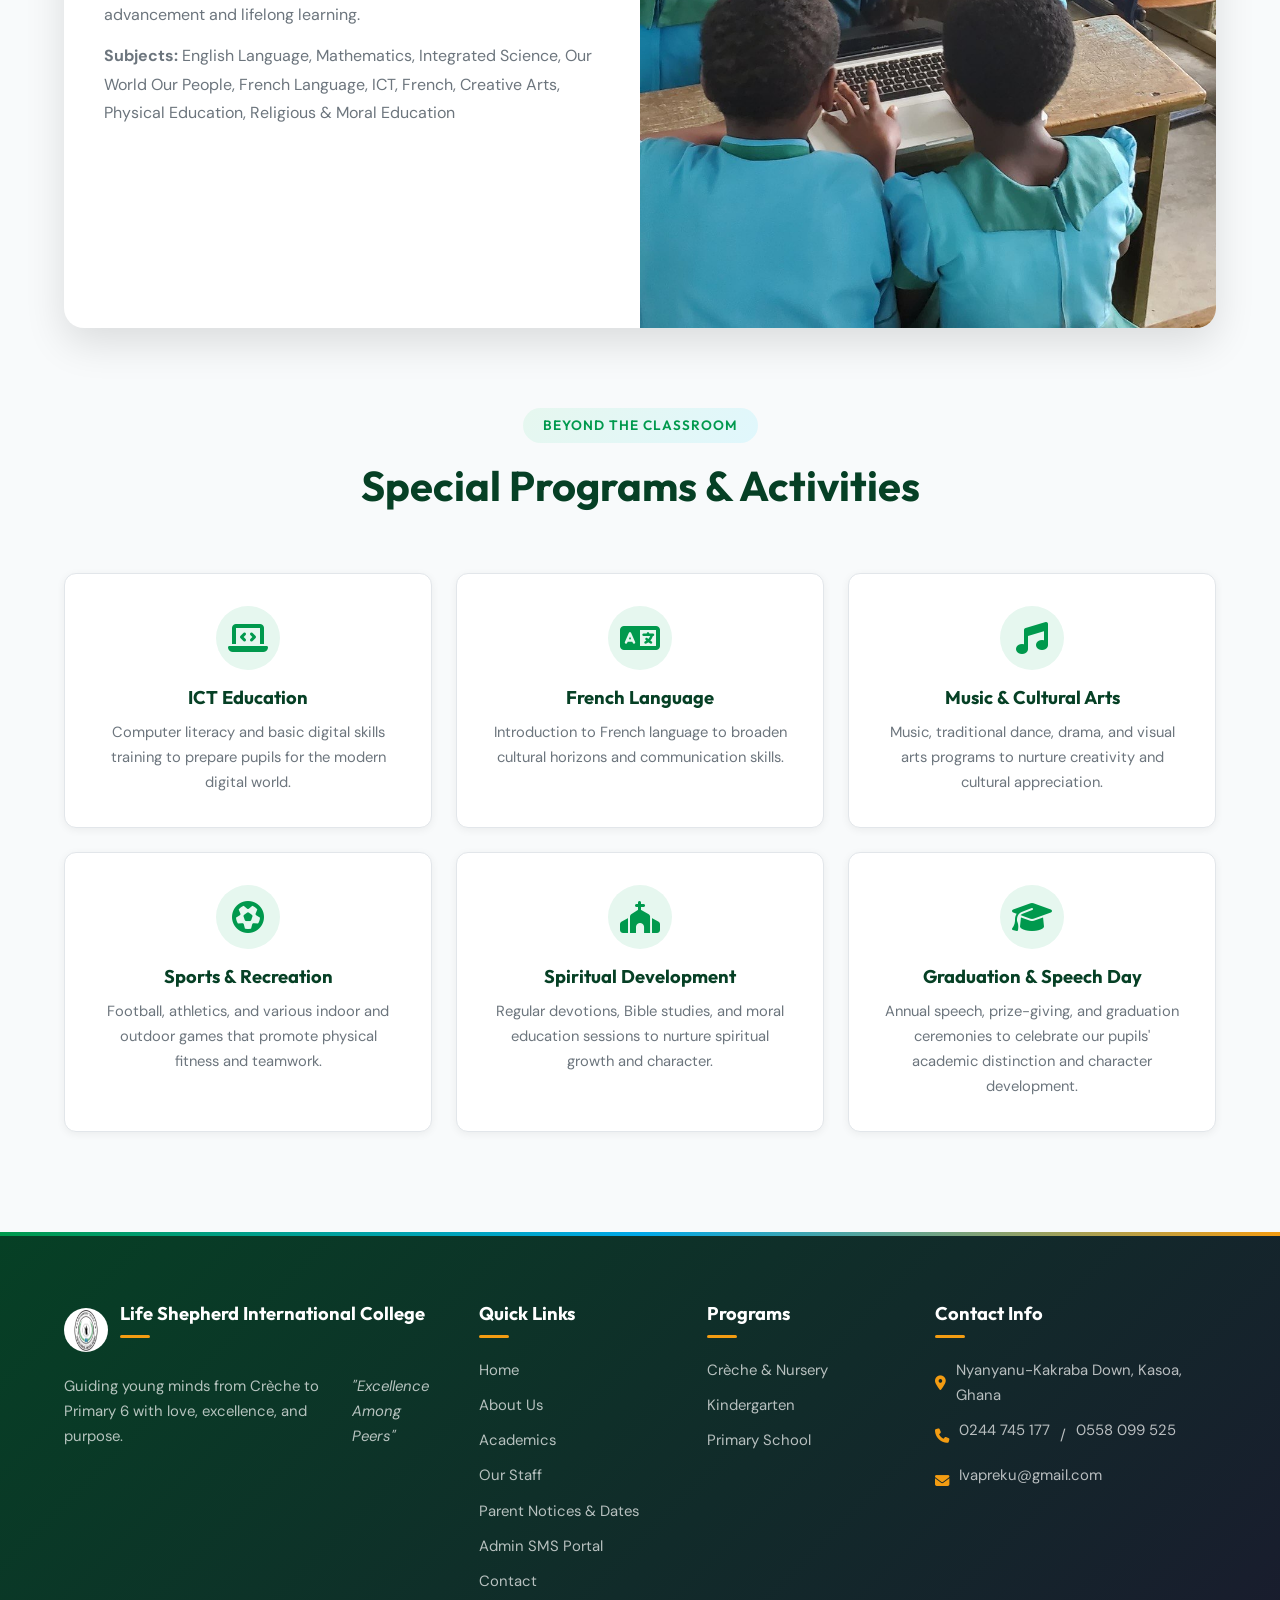
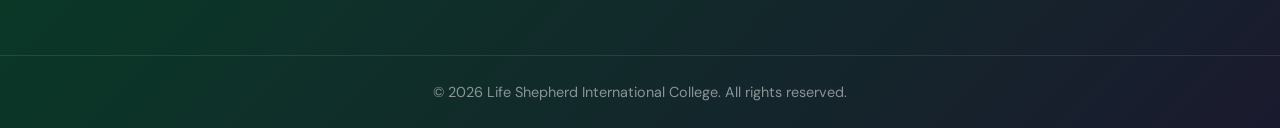
<file: academics.html>
<!DOCTYPE html>
<html lang="en">

<head>
  <meta charset="UTF-8" />
  <meta name="viewport" content="width=device-width, initial-scale=1.0" />
  <meta name="description"
    content="Academic programs at Life Shepherd International College - Crèche, Nursery, Kindergarten, and Primary School (P1-P6)." />
  <title>Academics | Life Shepherd International College</title>
  <link rel="icon" type="image/png" href="images/logo.png" />
  <link rel="preconnect" href="https://fonts.googleapis.com" />
  <link rel="preconnect" href="https://fonts.gstatic.com" crossorigin />
  <link
    href="https://fonts.googleapis.com/css2?family=Outfit:wght@300;400;500;600;700;800&family=DM+Sans:wght@400;500;700&display=swap"
    rel="stylesheet" />
  <link rel="stylesheet" href="https://cdnjs.cloudflare.com/ajax/libs/font-awesome/6.4.0/css/all.min.css" />
  <link rel="stylesheet" href="style.css" />
</head>

<body>
  <!-- Header -->
  <header class="header" id="header">
      <!-- Top Announcement Banner -->
      <div class="announcement-banner" id="announcementBanner" role="region" aria-label="School Announcements">
        <div class="banner-inner">
          <div class="banner-content">
            <span class="banner-tag"><i class="fa-solid fa-bullhorn"></i> Important</span>
            <span class="banner-text">
              <strong>PTA General Meeting:</strong> Sat, Nov 14, 2026 &bull; <strong>Term 2 Reopening:</strong> Jan 12, 2027
            </span>
            <button class="banner-link-btn" type="button" data-open-notice="notif-pta-nov">
              View Notice <i class="fa-solid fa-arrow-right"></i>
            </button>
          </div>
          <button class="banner-close-btn" id="bannerCloseBtn" aria-label="Dismiss banner" type="button">
            <i class="fa-solid fa-xmark"></i>
          </button>
        </div>
      </div>

      <nav class="nav-container">
        <div class="nav-left">
          <button class="hamburger" id="hamburger" aria-label="Open Navigation Menu" aria-expanded="false" type="button">
            <span></span>
            <span></span>
            <span></span>
          </button>
          <a href="index.html" class="logo">
            <img src="images/logo.png" alt="LSIC Logo" class="logo-img" />
            <div class="logo-text">
              <span class="logo-name">Life Shepherd</span>
              <span class="logo-tagline">International College</span>
            </div>
          </a>
        </div>

        <div class="header-actions">
          <div class="notif-bell-wrapper">
            <button class="header-notif-btn" id="notifBellBtn" aria-label="Parent Notices & Announcements" type="button" aria-expanded="false" aria-haspopup="true">
              <i class="fa-solid fa-bell"></i>
              <span class="notif-badge" id="notifBadgeCount">5</span>
            </button>
          </div>
          <a href="contact.html#admissions" class="header-cta-btn">
            <i class="fa-solid fa-graduation-cap"></i>
            <span>Admissions</span>
          </a>
        </div>
      </nav>
    </header>

  <!-- Slide-out Navigation Drawer -->
  <div class="nav-drawer-backdrop" id="drawerBackdrop"></div>
  <aside class="nav-drawer" id="navDrawer" aria-hidden="true">
    <div class="drawer-header">
      <a href="index.html" class="drawer-logo">
        <img src="images/logo.png" alt="LSIC Logo" class="logo-img" />
        <div class="logo-text">
          <span class="logo-name">Life Shepherd</span>
          <span class="logo-tagline">International College</span>
        </div>
      </a>
      <button class="drawer-close" id="drawerClose" aria-label="Close Navigation Menu" type="button">
        <i class="fa-solid fa-xmark"></i>
      </button>
    </div>

    <div class="drawer-body">
      <ul class="nav-menu" id="nav-menu">
        <li>
          <a href="index.html" class="nav-link">
            <i class="fa-solid fa-house"></i>
            <span>Home</span>
          </a>
        </li>
        <li>
          <a href="about.html" class="nav-link">
            <i class="fa-solid fa-school"></i>
            <span>About Us</span>
          </a>
        </li>
        <li>
          <a href="academics.html" class="nav-link active">
            <i class="fa-solid fa-book-open"></i>
            <span>Academics</span>
          </a>
        </li>
        <li>
          <a href="staff.html" class="nav-link">
            <i class="fa-solid fa-chalkboard-user"></i>
            <span>Our Staff</span>
          </a>
        </li>
        <li>
          <a href="index.html#notice-board" class="nav-link">
            <i class="fa-solid fa-bullhorn"></i>
            <span>Parent Notices</span>
            <span class="nav-badge-pill">New</span>
          </a>
        </li>
        <li>
          <a href="admin-sms.html" class="nav-link">
            <i class="fa-solid fa-tower-broadcast"></i>
            <span>Admin SMS Portal</span>
            <span class="nav-badge-pill" style="background:#00a8e8;color:#fff;">Staff</span>
          </a>
        </li>
        <li>
          <a href="contact.html" class="nav-link">
            <i class="fa-solid fa-envelope"></i>
            <span>Contact</span>
          </a>
        </li>
      </ul>
    </div>

    <div class="drawer-footer">
      <div class="drawer-contact-info">
        <p><i class="fa-solid fa-phone"></i> <a href="tel:+233244745177">0244 745 177</a> / <a href="tel:+233558099525">0558 099 525</a></p>
        <p><i class="fa-solid fa-location-dot"></i> Nyanyanu-Kakraba Down, Kasoa, Ghana</p>
      </div>
      <a href="contact.html" class="btn btn-primary drawer-cta">
        <i class="fa-solid fa-paper-plane"></i> Get in Touch
      </a>
    </div>
  </aside>

  <main class="main">
    <!-- Page Banner -->
    <section class="page-banner">
      <div class="page-banner-content">
        <h1>Academic Programs</h1>
        <p>
          Comprehensive education from Crèche to Primary 6, building strong
          foundations for lifelong success
        </p>
        <div class="breadcrumb">
          <a href="index.html">Home</a>
          <span>/</span>
          <span>Academics</span>
        </div>
      </div>
    </section>

    <section class="academics-section">
      <div class="section-content">
        <!-- Academic Levels -->
        <div class="academic-levels">
          <!-- Crèche & Nursery -->
          <div class="academic-card" id="creche">
            <div class="academic-image">
              <img src="images/creche classroom.jpg" alt="Crèche & Nursery Classroom" />
            </div>
            <div class="academic-content">
              <div class="card-icon">
                <i class="fa-solid fa-baby"></i>
              </div>
              <h3>Crèche & Nursery</h3>
              <p class="age-range"><strong>Ages 1 - 4</strong></p>
              <p>
                Our crèche and nursery program provides a warm, safe, and
                stimulating environment for our youngest learners. Through
                structured play, sensory exploration, and nurturing care, we
                support early cognitive, emotional, and social development.
              </p>
              <p>
                <strong>Focus Areas:</strong> Sensory Play, Motor Skills
                Development, Basic Language & Communication, Social
                Interaction, Creative Expression, Music & Movement
              </p>
            </div>
          </div>

          <!-- Kindergarten -->
          <div class="academic-card reverse" id="kindergarten">
            <div class="academic-image">
              <img src="images/KG-class.jpg" alt="Kindergarten Classroom" />
            </div>
            <div class="academic-content">
              <div class="card-icon">
                <i class="fa-solid fa-child"></i>
              </div>
              <h3>Kindergarten (KG1 & KG2)</h3>
              <p class="age-range"><strong>Ages 4 - 6</strong></p>
              <p>
                Our kindergarten program bridges early childhood to formal
                education. Using play-based and activity-centred learning, we
                build foundational literacy, numeracy, and social skills that
                prepare children for primary school success.
              </p>
              <p>
                <strong>Subjects:</strong> Phonics, Basic
                Mathematics, Environmental Studies, Creative Arts,
                Physical Education, Religious & Moral Education
              </p>
            </div>
          </div>

          <!-- Lower Primary -->
          <div class="academic-card" id="primary">
            <div class="academic-image">
              <img src="images/IT teacher-orig.jpg" alt="Lower Primary Classroom" />
            </div>
            <div class="academic-content">
              <div class="card-icon">
                <i class="fa-solid fa-book-open"></i>
              </div>
              <h3>Lower Primary (P1 - P3)</h3>
              <p class="age-range"><strong>Ages 6 - 9</strong></p>
              <p>
                The lower primary program strengthens foundational knowledge
                with structured instruction in core subjects. Students develop
                reading fluency, mathematical reasoning, and scientific
                curiosity in an engaging learning environment.
              </p>
              <p>
                <strong>Subjects:</strong> English Language, Mathematics,
                Natural Science, Our World Our People, French Language, Creative
                Arts, Physical Education, Religious & Moral Education, ICT
              </p>
            </div>
          </div>

          <!-- Upper Primary -->
          <div class="academic-card reverse">
            <div class="academic-image">
              <img src="images/IT teacher.jpg" alt="Upper Primary Students" />
            </div>
            <div class="academic-content">
              <div class="card-icon">
                <i class="fa-solid fa-award"></i>
              </div>
              <h3>Upper Primary (P4 - P6)</h3>
              <p class="age-range"><strong>Ages 9 - 12</strong></p>
              <p>
                Our upper primary program prepares students for the transition
                to Junior High School. With deepened subject coverage and
                critical thinking emphasis, students are equipped for academic
                advancement and lifelong learning.
              </p>
              <p>
                <strong>Subjects:</strong> English Language, Mathematics,
                Integrated Science, Our World Our People, French Language, ICT,
                French, Creative Arts, Physical Education, Religious & Moral
                Education
              </p>
            </div>
          </div>
        </div>

        <!-- Special Programs -->
        <div class="special-programs" id="special-programs">
          <div class="section-header">
            <span class="section-badge">Beyond the Classroom</span>
            <h2>Special Programs & Activities</h2>
          </div>
          <div class="programs-grid">
            <div class="program-card">
              <div class="program-card-icon">
                <i class="fa-solid fa-laptop-code"></i>
              </div>
              <h4>ICT Education</h4>
              <p>
                Computer literacy and basic digital skills training to prepare
                pupils for the modern digital world.
              </p>
            </div>
            <div class="program-card">
              <div class="program-card-icon">
                <i class="fa-solid fa-language"></i>
              </div>
              <h4>French Language</h4>
              <p>
                Introduction to French language to broaden cultural horizons
                and communication skills.
              </p>
            </div>
            <div class="program-card">
              <div class="program-card-icon">
                <i class="fa-solid fa-music"></i>
              </div>
              <h4>Music & Cultural Arts</h4>
              <p>
                Music, traditional dance, drama, and visual arts programs to
                nurture creativity and cultural appreciation.
              </p>
            </div>
            <div class="program-card">
              <div class="program-card-icon">
                <i class="fa-solid fa-futbol"></i>
              </div>
              <h4>Sports & Recreation</h4>
              <p>
                Football, athletics, and various indoor and outdoor games that
                promote physical fitness and teamwork.
              </p>
            </div>
            <div class="program-card">
              <div class="program-card-icon">
                <i class="fa-solid fa-church"></i>
              </div>
              <h4>Spiritual Development</h4>
              <p>
                Regular devotions, Bible studies, and moral education sessions
                to nurture spiritual growth and character.
              </p>
            </div>
            <div class="program-card">
              <div class="program-card-icon">
                <i class="fa-solid fa-graduation-cap"></i>
              </div>
              <h4>Graduation & Speech Day</h4>
              <p>
                Annual speech, prize-giving, and graduation ceremonies to celebrate our pupils' academic distinction and
                character development.
              </p>
            </div>
          </div>
        </div>
      </div>
    </section>
  </main>

  <!-- Footer -->
  <footer class="footer">
    <div class="footer-content">
      <div class="footer-section footer-about">
        <div class="footer-logo">
          <img src="images/logo.png" alt="LSIC Logo" />
          <h4>Life Shepherd International College</h4>
        </div>
        <p>
          Guiding young minds from Crèche to Primary 6 with love, excellence,
          and purpose. <em>"Excellence Among Peers"</em>
        </p>

      </div>
      <div class="footer-section">
        <h4>Quick Links</h4>
        <a href="index.html">Home</a>
        <a href="about.html">About Us</a>
        <a href="academics.html">Academics</a>
        <a href="staff.html">Our Staff</a>
        <a href="index.html#notice-board">Parent Notices & Dates</a>
        <a href="admin-sms.html">Admin SMS Portal</a>
        <a href="contact.html">Contact</a>
      </div>
      <div class="footer-section">
        <h4>Programs</h4>
        <a href="#creche">Crèche & Nursery</a>
        <a href="#kindergarten">Kindergarten</a>
        <a href="#primary">Primary School</a>
      </div>
      <div class="footer-section">
        <h4>Contact Info</h4>
        <p><i class="fa-solid fa-location-dot"></i> Nyanyanu-Kakraba Down, Kasoa, Ghana</p>
        <p><i class="fa-solid fa-phone"></i> <a href="tel:+233244745177">0244 745 177</a> / <a
            href="tel:+233558099525">0558 099 525</a></p>
        <p><i class="fa-solid fa-envelope"></i> <a
            href="https://mail.google.com/mail/?view=cm&fs=1&to=Ivapreku@gmail.com" target="_blank"
            rel="noopener noreferrer">Ivapreku@gmail.com</a></p>
      </div>
    </div>
    <div class="footer-bottom">
      <p>&copy; 2026 Life Shepherd International College. All rights reserved.</p>
    </div>
  </footer>

  <script src="script.js"></script>
</body>

</html>
</file>
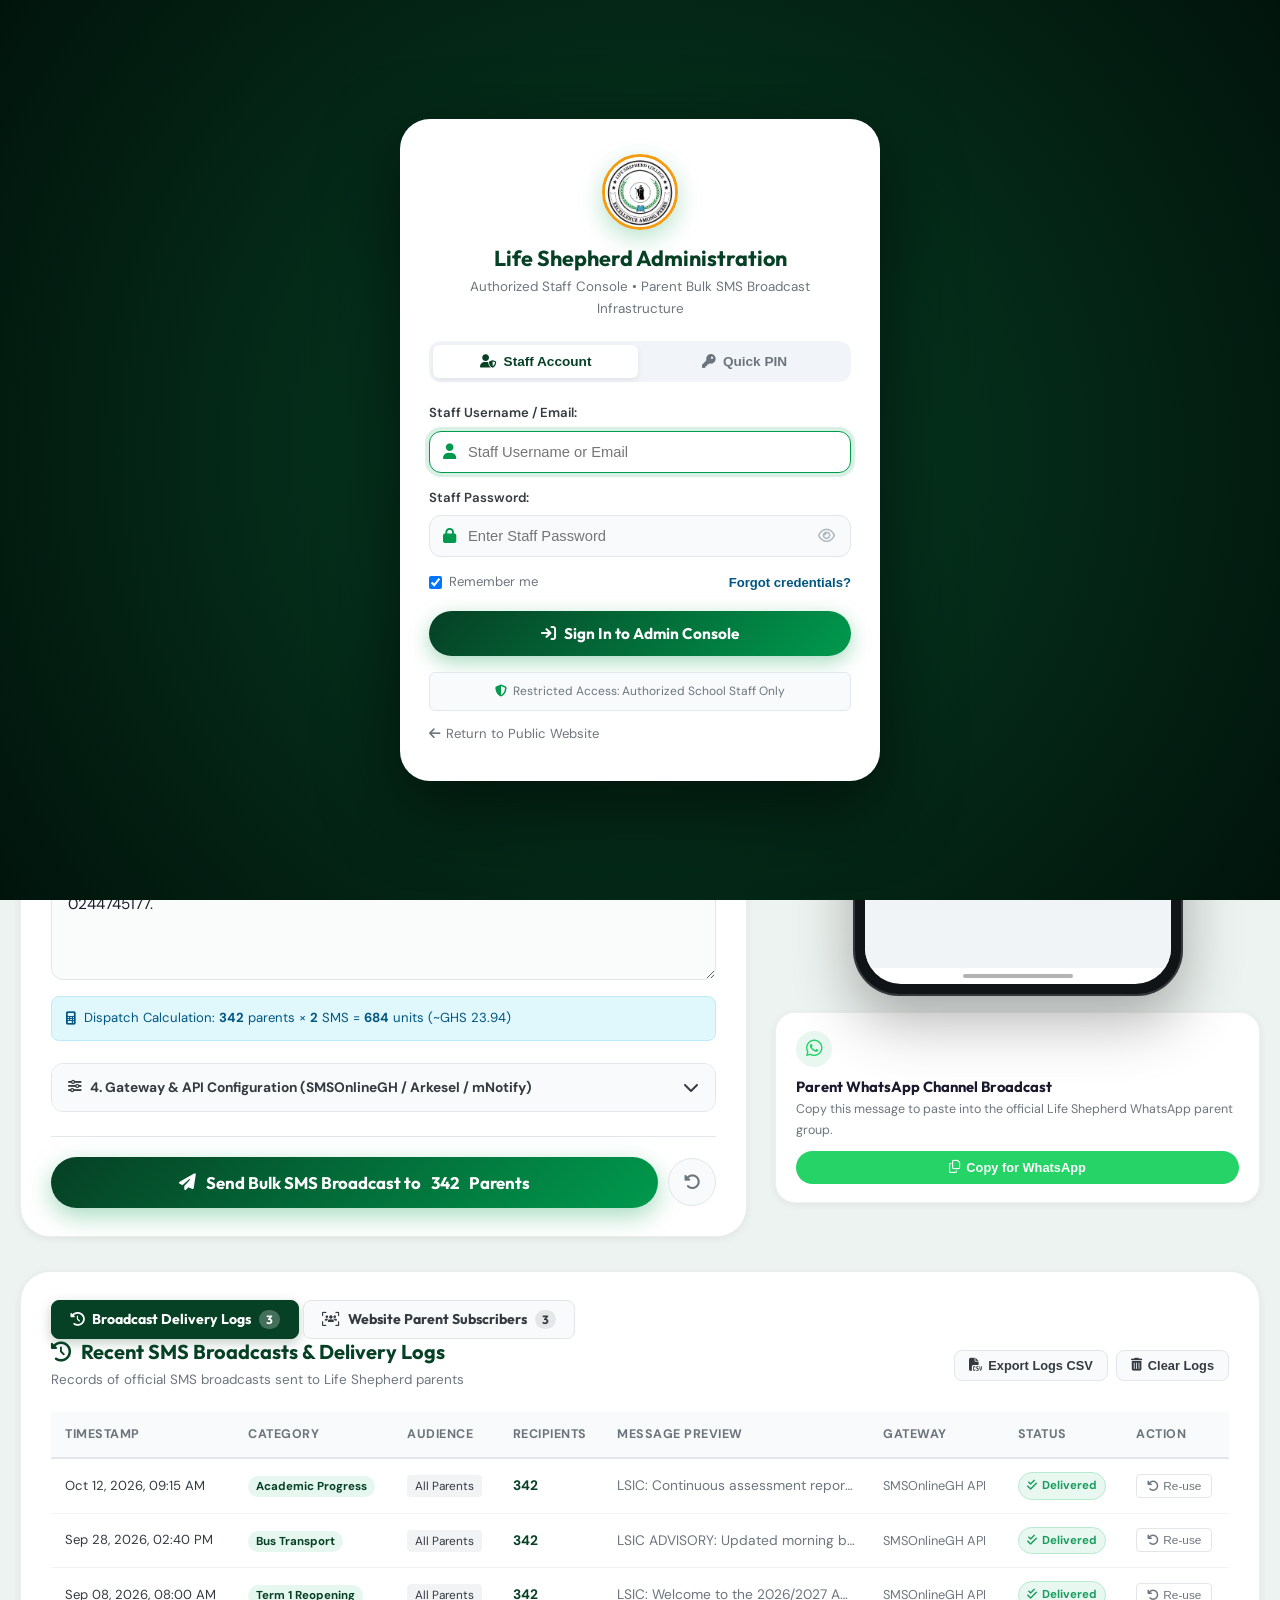
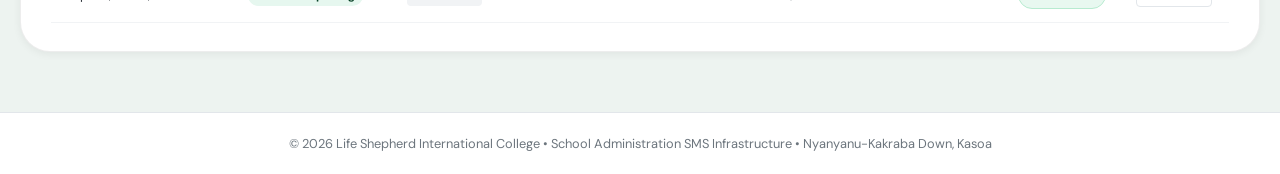
<file: admin-sms.html>
<!DOCTYPE html>
<html lang="en">
  <head>
    <meta charset="UTF-8" />
    <meta name="viewport" content="width=device-width, initial-scale=1.0" />
    <meta
      name="description"
      content="Life Shepherd International College - Admin Bulk SMS Broadcast Portal for parent notifications regarding PTA meetings, reopening, vacation, and breaks."
    />
    <meta name="robots" content="noindex, nofollow" />
    <title>Admin Bulk SMS Broadcast Portal | Life Shepherd International College</title>

    <!-- Favicon -->
    <link rel="icon" type="image/png" href="images/logo.png" />

    <!-- Google Fonts -->
    <link rel="preconnect" href="https://fonts.googleapis.com" />
    <link rel="preconnect" href="https://fonts.gstatic.com" crossorigin />
    <link
      href="https://fonts.googleapis.com/css2?family=Outfit:wght@300;400;500;600;700;800&family=DM+Sans:wght@400;500;700&family=Fira+Code:wght@400;500&display=swap"
      rel="stylesheet"
    />

    <!-- Font Awesome -->
    <link
      rel="stylesheet"
      href="https://cdnjs.cloudflare.com/ajax/libs/font-awesome/6.4.0/css/all.min.css"
    />

    <!-- Main Styles -->
    <link rel="stylesheet" href="style.css" />
  </head>
  <body class="admin-sms-body">
    <!-- Admin Authentication Gate (Overlay) -->
    <div class="admin-auth-overlay" id="adminPinOverlay">
      <div class="admin-auth-card">
        <div class="admin-auth-header">
          <div class="admin-auth-logo">
            <img src="images/logo.png" alt="LSIC Crest" />
          </div>
          <h2>Life Shepherd Administration</h2>
          <p class="admin-auth-subtitle">
            Authorized Staff Console &bull; Parent Bulk SMS Broadcast Infrastructure
          </p>
        </div>

        <!-- Auth Error & Lockout Banners -->
        <div class="auth-error-banner" id="authErrorBanner" style="display: none;">
          <i class="fa-solid fa-triangle-exclamation"></i>
          <span id="authErrorText">Invalid credentials. Please verify your staff credentials.</span>
        </div>

        <div class="auth-lockout-banner" id="authLockoutBanner" style="display: none;">
          <i class="fa-solid fa-user-lock"></i>
          <span>Security Hold: 5 failed attempts. Please wait <strong id="lockoutTimerSpan">30</strong>s.</span>
        </div>

        <!-- Auth Mode Switcher Tabs -->
        <div class="auth-mode-tabs" role="tablist">
          <button type="button" class="auth-tab-btn active" id="tabStaffLogin" role="tab" aria-selected="true">
            <i class="fa-solid fa-user-shield"></i> Staff Account
          </button>
          <button type="button" class="auth-tab-btn" id="tabPinLogin" role="tab" aria-selected="false">
            <i class="fa-solid fa-key"></i> Quick PIN
          </button>
        </div>

        <!-- Form 1: Staff Account Login (Username/Email + Password) -->
        <form id="adminStaffLoginForm" class="admin-auth-form">
          <div class="auth-input-group">
            <label for="adminUsernameInput">Staff Username / Email:</label>
            <div class="auth-input-wrapper">
              <i class="fa-solid fa-user input-icon"></i>
              <input
                type="text"
                id="adminUsernameInput"
                placeholder="Staff Username or Email"
                autocomplete="username"
                required
              />
            </div>
          </div>

          <div class="auth-input-group">
            <label for="adminPasswordInput">Staff Password:</label>
            <div class="auth-input-wrapper">
              <i class="fa-solid fa-lock input-icon"></i>
              <input
                type="password"
                id="adminPasswordInput"
                placeholder="Enter Staff Password"
                autocomplete="current-password"
                required
              />
              <button type="button" class="btn-toggle-vis" id="togglePasswordVisBtn" aria-label="Toggle password visibility">
                <i class="fa-regular fa-eye"></i>
              </button>
            </div>
          </div>

          <div class="auth-options-bar">
            <label>
              <input type="checkbox" id="rememberStaffLoginCheck" checked />
              <span>Remember me</span>
            </label>
            <button type="button" class="auth-forgot-link" id="forgotCredentialsBtn">
              Forgot credentials?
            </button>
          </div>

          <button type="submit" class="admin-auth-submit-btn" id="btnSubmitStaffLogin">
            <i class="fa-solid fa-arrow-right-to-bracket"></i> Sign In to Admin Console
          </button>
        </form>

        <!-- Form 2: Quick PIN Access (Preserves 4-digit PIN access) -->
        <form id="adminPinForm" class="admin-auth-form" style="display: none;">
          <div class="auth-input-group">
            <label for="adminPinInput">4-Digit Security PIN:</label>
            <div class="auth-input-wrapper">
              <i class="fa-solid fa-shield-halved input-icon"></i>
              <input
                type="password"
                id="adminPinInput"
                class="pin-field"
                placeholder="••••"
                maxlength="8"
                autocomplete="current-password"
              />
              <button type="button" class="btn-toggle-vis" id="togglePinVisBtn" aria-label="Toggle PIN visibility">
                <i class="fa-regular fa-eye"></i>
              </button>
            </div>
          </div>

          <div class="auth-options-bar">
            <label>
              <input type="checkbox" id="rememberSessionCheck" checked />
              <span>Remember on this device</span>
            </label>
            <button type="button" class="auth-forgot-link" id="pinForgotLink">
              Forgot PIN?
            </button>
          </div>

          <button type="submit" class="admin-auth-submit-btn" id="btnSubmitPinLogin">
            <i class="fa-solid fa-unlock-keyhole"></i> Unlock Console
          </button>
        </form>

        <div class="auth-security-badge">
          <i class="fa-solid fa-shield-halved" style="color: var(--green-main);"></i>
          <span>Restricted Access: Authorized School Staff Only</span>
        </div>

        <a href="index.html" class="auth-back-link">
          <i class="fa-solid fa-arrow-left"></i> Return to Public Website
        </a>
      </div>
    </div>

    <!-- Admin Portal Header Navigation -->
    <header class="admin-sms-header">
      <div class="admin-header-container">
        <div class="admin-header-left">
          <a href="index.html" class="admin-logo-link">
            <img src="images/logo.png" alt="LSIC Logo" class="admin-logo-img" />
            <div class="admin-header-title-box">
              <span class="admin-title-school">Life Shepherd International College</span>
              <span class="admin-title-portal">
                <i class="fa-solid fa-tower-broadcast"></i> Bulk SMS Broadcast Portal
              </span>
            </div>
          </a>
        </div>

        <div class="admin-header-right">
          <div class="admin-gateway-badge" id="gatewayStatusIndicator">
            <span class="pulse-indicator online"></span>
            <span id="gatewayNameText">Ghana SMS Gateway (SMSOnlineGH Active)</span>
          </div>

          <!-- Authenticated Staff User Badge -->
          <div class="admin-staff-profile-chip" id="adminStaffProfileChip" title="Authenticated School Administrator">
            <div class="admin-avatar-circle" id="headerAdminAvatar">A</div>
            <div class="admin-profile-meta">
              <span class="admin-profile-name" id="headerAdminName">Administrator</span>
              <span class="admin-role-badge" id="headerAdminRole">Headmaster's Office</span>
            </div>
          </div>

          <!-- Account Security Settings Button -->
          <button class="admin-header-btn" id="openAdminSettingsBtn" title="Account & Security Settings" type="button">
            <i class="fa-solid fa-gear"></i> <span>Security</span>
          </button>

          <!-- Lock Session Button -->
          <button class="admin-header-btn" id="adminLockBtn" title="Lock Console" type="button">
            <i class="fa-solid fa-lock"></i> <span>Lock</span>
          </button>

          <!-- Logout Button -->
          <button class="admin-header-btn danger" id="adminLogoutBtn" title="Sign Out of Portal" type="button">
            <i class="fa-solid fa-right-from-bracket"></i> <span>Sign Out</span>
          </button>

          <!-- Back to Website Link -->
          <a href="index.html" class="admin-exit-btn">
            <i class="fa-solid fa-arrow-left"></i> <span>Back to Website</span>
          </a>
        </div>
      </div>
    </header>

    <!-- Main Dashboard Workspace -->
    <main class="admin-sms-main">
      <div class="admin-sms-container">

        <!-- Top Metrics Overview Bar -->
        <section class="admin-metrics-grid">
          <div class="metric-card">
            <div class="metric-icon cat-pta">
              <i class="fa-solid fa-users"></i>
            </div>
            <div class="metric-details">
              <span class="metric-label">Registered Parents</span>
              <h3 class="metric-value" id="statParentCount">342</h3>
              <span class="metric-sub">Crèche to Primary 6</span>
            </div>
          </div>

          <div class="metric-card">
            <div class="metric-icon cat-reopening">
              <i class="fa-solid fa-coins"></i>
            </div>
            <div class="metric-details">
              <span class="metric-label">SMS Units Balance</span>
              <h3 class="metric-value" id="statCreditsBalance">4,850</h3>
              <span class="metric-sub">Est. ~14 Full Broadcasts</span>
            </div>
          </div>

          <div class="metric-card">
            <div class="metric-icon cat-vacation">
              <i class="fa-solid fa-paper-plane"></i>
            </div>
            <div class="metric-details">
              <span class="metric-label">Broadcasts This Term</span>
              <h3 class="metric-value" id="statBroadcastsSent">12</h3>
              <span class="metric-sub">99.4% Delivery Rate</span>
            </div>
          </div>

          <div class="metric-card">
            <div class="metric-icon cat-break">
              <i class="fa-solid fa-id-badge"></i>
            </div>
            <div class="metric-details">
              <span class="metric-label">Sender ID</span>
              <h3 class="metric-value">L-SHEPHERD</h3>
              <span class="metric-sub">Approved Ghana Alphanumeric</span>
            </div>
          </div>
        </section>

        <!-- Broadcast Workspace Grid -->
        <div class="admin-workspace-grid">

          <!-- Left Column: SMS Composer & Settings -->
          <div class="admin-composer-card">
            <div class="composer-header">
              <h2><i class="fa-solid fa-pen-to-square"></i> Compose Parent SMS Broadcast</h2>
              <span class="composer-step-tag">Step-by-Step Dispatch</span>
            </div>

            <!-- 1. Quick Presets for Key School Notices -->
            <div class="composer-section">
              <label class="section-label">
                <i class="fa-solid fa-bolt"></i> 1. Select Notice Template (One-Click Auto-Fill):
              </label>
              <div class="template-chips-grid">
                <button
                  type="button"
                  class="template-chip active"
                  data-template-id="pta"
                >
                  <i class="fa-solid fa-users"></i> PTA Meeting
                </button>
                <button
                  type="button"
                  class="template-chip"
                  data-template-id="reopening"
                >
                  <i class="fa-solid fa-door-open"></i> Term Reopening
                </button>
                <button
                  type="button"
                  class="template-chip"
                  data-template-id="break"
                >
                  <i class="fa-solid fa-mug-hot"></i> Mid-Term Break
                </button>
                <button
                  type="button"
                  class="template-chip"
                  data-template-id="vacation"
                >
                  <i class="fa-solid fa-umbrella-beach"></i> Vacation & Reports
                </button>
                <button
                  type="button"
                  class="template-chip"
                  data-template-id="graduation"
                >
                  <i class="fa-solid fa-graduation-cap"></i> Graduation Day
                </button>
                <button
                  type="button"
                  class="template-chip alert-chip"
                  data-template-id="urgent"
                >
                  <i class="fa-solid fa-triangle-exclamation"></i> Urgent Advisory
                </button>
              </div>
            </div>

            <!-- 2. Target Recipient Selection -->
            <div class="composer-section">
              <label class="section-label">
                <i class="fa-solid fa-bullseye"></i> 2. Select Recipient Class / Audience:
              </label>
              <div class="recipient-options-grid">
                <label class="recipient-option-card">
                  <input
                    type="radio"
                    name="recipientGroup"
                    value="all"
                    data-count="342"
                    checked
                  />
                  <div class="recipient-card-inner">
                    <span class="recipient-name">All School Parents</span>
                    <span class="recipient-count">342 contacts</span>
                  </div>
                </label>

                <label class="recipient-option-card">
                  <input
                    type="radio"
                    name="recipientGroup"
                    value="creche"
                    data-count="54"
                  />
                  <div class="recipient-card-inner">
                    <span class="recipient-name">Crèche & Nursery</span>
                    <span class="recipient-count">54 contacts</span>
                  </div>
                </label>

                <label class="recipient-option-card">
                  <input
                    type="radio"
                    name="recipientGroup"
                    value="kg"
                    data-count="78"
                  />
                  <div class="recipient-card-inner">
                    <span class="recipient-name">Kindergarten (KG1 & KG2)</span>
                    <span class="recipient-count">78 contacts</span>
                  </div>
                </label>

                <label class="recipient-option-card">
                  <input
                    type="radio"
                    name="recipientGroup"
                    value="lower_primary"
                    data-count="105"
                  />
                  <div class="recipient-card-inner">
                    <span class="recipient-name">Lower Primary (P1 - P3)</span>
                    <span class="recipient-count">105 contacts</span>
                  </div>
                </label>

                <label class="recipient-option-card">
                  <input
                    type="radio"
                    name="recipientGroup"
                    value="upper_primary"
                    data-count="105"
                  />
                  <div class="recipient-card-inner">
                    <span class="recipient-name">Upper Primary (P4 - P6)</span>
                    <span class="recipient-count">105 contacts</span>
                  </div>
                </label>

                <label class="recipient-option-card" id="recipientCardWebSubscribers">
                  <input
                    type="radio"
                    name="recipientGroup"
                    value="web_subscribers"
                    data-count="0"
                    id="radioWebSubscribers"
                  />
                  <div class="recipient-card-inner">
                    <span class="recipient-name"><i class="fa-solid fa-bell" style="color: #27ae60; margin-right: 4px;"></i> Online Subscribers</span>
                    <span class="recipient-count" id="badgeWebSubscribers">0 contacts</span>
                  </div>
                </label>

                <label class="recipient-option-card">
                  <input
                    type="radio"
                    name="recipientGroup"
                    value="custom"
                    data-count="0"
                  />
                  <div class="recipient-card-inner">
                    <span class="recipient-name">Custom Numbers List</span>
                    <span class="recipient-count">Manual Input</span>
                  </div>
                </label>
              </div>

              <!-- Custom phone numbers textarea (visible when custom selected) -->
              <div class="custom-numbers-container" id="customNumbersContainer" style="display: none;">
                <label for="customNumbersInput">Enter Ghanaian phone numbers separated by comma or new lines:</label>
                <textarea
                  id="customNumbersInput"
                  rows="3"
                  placeholder="0244745177, 0558099525, 0244123456..."
                ></textarea>
              </div>
            </div>

            <!-- 3. SMS Message Textarea & Live Character Counter -->
            <div class="composer-section">
              <div class="sms-textarea-header">
                <label class="section-label" for="smsMessageText">
                  <i class="fa-solid fa-message"></i> 3. SMS Text Message:
                </label>
                <div class="char-counter-pill" id="charCounterPill">
                  <span id="charCount">0</span> / 160 chars &bull; <span id="pageCount">1</span> SMS Unit
                </div>
              </div>

              <textarea
                id="smsMessageText"
                rows="5"
                placeholder="Type your SMS message here..."
                required
              ></textarea>

              <div class="sms-cost-summary" id="smsCostSummary">
                <i class="fa-solid fa-calculator"></i>
                <span>Dispatch Calculation: <strong id="calcRecipientCount">342</strong> parents &times; <strong id="calcPagesCount">1</strong> SMS = <strong id="calcTotalUnits">342</strong> units (~GHS <span id="calcGhsCost">11.97</span>)</span>
              </div>
            </div>

            <!-- 4. Ghana Gateway & Dispatch Configuration -->
            <div class="composer-section gateway-settings-section">
              <div class="collapsible-header" id="toggleGatewaySettingsBtn">
                <div class="collapsible-title">
                  <i class="fa-solid fa-sliders"></i>
                  <span>4. Gateway & API Configuration (SMSOnlineGH / Arkesel / mNotify)</span>
                </div>
                <i class="fa-solid fa-chevron-down" id="gatewayChevron"></i>
              </div>

              <div class="collapsible-content" id="gatewaySettingsContent">
                <div class="gateway-fields-grid">
                  <div class="gateway-field-group">
                    <label for="gatewaySelect">SMS Gateway Provider:</label>
                    <select id="gatewaySelect" class="admin-input-styled">
                      <option value="smsonlinegh" selected>SMSOnlineGH (api.smsonlinegh.com) - Active</option>
                      <option value="arkesel">Arkesel Ghana (sms.arkesel.com)</option>
                      <option value="mnotify">mNotify Ghana (api.mnotify.com)</option>
                      <option value="simulation">Simulated Dispatch (Live Testing / Demo)</option>
                    </select>
                  </div>

                  <div class="gateway-field-group">
                    <label for="senderIdInput">Approved Sender ID:</label>
                    <input
                      type="text"
                      id="senderIdInput"
                      value="L-SHEPHERD"
                      maxlength="11"
                      class="admin-input-styled"
                    />
                    <small>Max 11 chars (Must match your registered Sender ID on SMSOnlineGH).</small>
                  </div>

                  <div class="gateway-field-group full-width">
                    <div style="display: flex; justify-content: space-between; align-items: center;">
                      <label for="apiKeyInput">SMSOnlineGH API Key (Saved in your browser):</label>
                      <span class="api-status-tag" id="apiKeyStatusTag">SMSOnlineGH Ready</span>
                    </div>
                    <div class="api-key-input-wrapper">
                      <input
                        type="password"
                        id="apiKeyInput"
                        placeholder="Paste your SMSOnlineGH API Key here..."
                        class="admin-input-styled"
                      />
                      <button type="button" id="saveApiKeyBtn" class="btn-save-key">
                        <i class="fa-solid fa-floppy-disk"></i> Save Key
                      </button>
                    </div>
                    <div style="display: flex; justify-content: space-between; align-items: center; margin-top: 6px; flex-wrap: wrap; gap: 8px;">
                      <small>Your key is saved safely in this browser. Account dashboard: <a href="https://smsonlinegh.com/" target="_blank" rel="noopener noreferrer" style="color: var(--green-deep); font-weight: 600; text-decoration: underline;">smsonlinegh.com</a></small>
                      <button type="button" id="checkBalanceBtn" class="btn-balance-check" style="background: var(--green-pale); border: 1px solid var(--green-main); color: var(--green-deep); font-weight: 700; font-size: 0.78rem; padding: 4px 10px; border-radius: 6px; cursor: pointer;">
                        <i class="fa-solid fa-coins"></i> Check Live SMS Balance
                      </button>
                    </div>
                  </div>
                </div>

                <!-- Test SMS Single Dispatch -->
                <div class="single-test-dispatch-box">
                  <label for="testPhoneNumber">Deliver SMS Notice in Real Life to Parent Contact:</label>
                  <div class="test-dispatch-form" style="gap: 8px; flex-wrap: wrap;">
                    <input
                      type="tel"
                      id="testPhoneNumber"
                      placeholder="e.g. 0202033492"
                      value="0202033492"
                      class="admin-input-styled"
                      style="flex: 1 1 170px;"
                    />
                    <button type="button" class="btn-send-test" id="sendSingleTestBtn" title="Dispatch automated SMS via Arkesel Gateway API">
                      <i class="fa-solid fa-tower-broadcast"></i> Send via Gateway
                    </button>
                    <a href="sms:0202033492" class="btn-send-test" id="sendDirectDeviceSmsBtn" style="background: #0077b6; color: #fff; text-decoration: none; display: inline-flex; align-items: center; gap: 6px;" title="Delivers REAL SMS to this phone using your mobile device carrier">
                      <i class="fa-solid fa-paper-plane"></i> Send Real SMS (Phone)
                    </a>
                    <a href="https://wa.me/233202033492" target="_blank" rel="noopener noreferrer" class="btn-send-test" id="sendDirectWaBtn" style="background: #25d366; color: #fff; text-decoration: none; display: inline-flex; align-items: center; gap: 6px;" title="Delivers REAL WhatsApp circular to this parent">
                      <i class="fa-brands fa-whatsapp"></i> Send Real WhatsApp
                    </a>
                  </div>
                  <!-- Quick Pick Parent Contacts -->
                  <div class="quick-test-contacts">
                    <span class="quick-test-label"><i class="fa-solid fa-bolt"></i> Quick Pick Contact:</span>
                    <button type="button" class="quick-contact-pill telecel active" data-pick-phone="0202033492" data-pick-name="Joel Baiden" data-pick-carrier="Telecel">
                      <span class="pill-dot"></span> 0202033492 (Joel Baiden - Telecel)
                    </button>
                    <button type="button" class="quick-contact-pill mtn" data-pick-phone="0554164411" data-pick-name="Mrs. Priscilla Mensah" data-pick-carrier="MTN">
                      <span class="pill-dot"></span> 0554164411 (Mrs. Priscilla Mensah - MTN)
                    </button>
                  </div>
                </div>
              </div>
            </div>

            <!-- 5. Main Broadcast Trigger -->
            <div class="composer-action-bar">
              <button type="button" class="btn-broadcast-main" id="triggerBroadcastBtn">
                <i class="fa-solid fa-paper-plane"></i> Send Bulk SMS Broadcast to <span id="btnRecipientCount">342</span> Parents
              </button>
              <button type="button" class="btn-composer-reset" id="resetComposerBtn" title="Reset Text">
                <i class="fa-solid fa-rotate-left"></i>
              </button>
            </div>
          </div>

          <!-- Right Column: Live Phone Mockup & Delivery Preview -->
          <div class="admin-preview-column">
            <div class="phone-preview-card">
              <div class="phone-preview-header">
                <h3><i class="fa-solid fa-mobile-screen-button"></i> Live Parent Phone Preview</h3>
                <span class="preview-badge">Real-time Simulation</span>
              </div>

              <!-- Parent Device Switcher -->
              <div class="phone-device-selector">
                <button type="button" class="device-select-btn active" id="btnDeviceJoel" data-device-phone="0202033492">
                  <i class="fa-solid fa-mobile"></i> Joel Baiden (0202033492)
                </button>
                <button type="button" class="device-select-btn" id="btnDevicePriscilla" data-device-phone="0554164411">
                  <i class="fa-solid fa-mobile"></i> Mrs. Mensah (0554164411)
                </button>
              </div>

              <!-- Active Carrier & Recipient Info -->
              <div class="phone-carrier-info-bar">
                <span>Carrier: <strong id="previewCarrierName" class="carrier-badge-telecel">Telecel Ghana 4G</strong></span>
                <span>Recipient: <strong id="previewRecipientPhone">0202033492</strong></span>
              </div>

              <!-- Smartphone Mockup Device -->
              <div class="smartphone-frame" id="smartphoneFrame">
                <div class="smartphone-speaker"></div>
                <div class="smartphone-camera"></div>

                <!-- Live Push Notification Banner -->
                <div class="phone-notification-banner" id="phoneNotificationBanner" style="display: none;">
                  <div class="phone-notif-icon">
                    <i class="fa-solid fa-comment"></i>
                  </div>
                  <div class="phone-notif-body">
                    <div class="phone-notif-header">
                      <span class="phone-notif-sender" id="notifBannerSender">L-SHEPHERD</span>
                      <span class="phone-notif-time">Just now</span>
                    </div>
                    <div class="phone-notif-text" id="notifBannerText">New circular arrived from Life Shepherd College.</div>
                  </div>
                </div>

                <div class="smartphone-screen">
                  <!-- Phone Status Bar -->
                  <div class="phone-status-bar">
                    <span class="status-time" id="previewPhoneTime">10:30</span>
                    <div class="status-icons">
                      <span style="font-size: 0.65rem; margin-right: 4px; font-weight: 600;" id="phoneNetworkLabel">Telecel</span>
                      <i class="fa-solid fa-signal"></i>
                      <i class="fa-solid fa-wifi"></i>
                      <i class="fa-solid fa-battery-full"></i>
                    </div>
                  </div>

                  <!-- Messages App Header -->
                  <div class="phone-app-header">
                    <i class="fa-solid fa-chevron-left"></i>
                    <div class="phone-sender-info">
                      <div class="sender-avatar">
                        <img src="images/logo.png" alt="LSIC" />
                      </div>
                      <div class="sender-name-box">
                        <span class="sender-name" id="previewSenderId">L-SHEPHERD</span>
                        <i class="fa-solid fa-circle-check verified-badge" title="Official Sender ID"></i>
                      </div>
                      <span class="sender-sub" id="previewCarrierSub">Telecel Ghana &bull; Verified School ID</span>
                    </div>
                    <i class="fa-solid fa-circle-info"></i>
                  </div>

                  <!-- Messages Screen Content -->
                  <div class="phone-chat-area" id="phoneChatArea">
                    <div class="chat-date-stamp">Today <span id="previewMessageTime">10:30 AM</span></div>

                    <div class="sms-speech-bubble" id="previewSpeechBubble">
                      <!-- Live Text injected here -->
                    </div>

                    <div class="sms-delivery-receipt" id="previewDeliveryReceipt">
                      <i class="fa-solid fa-check-double"></i> Delivered to 0202033492
                    </div>
                  </div>

                  <!-- Phone Home Indicator Bar -->
                  <div class="phone-home-indicator"></div>
                </div>
              </div>

              <!-- Fast WhatsApp Broadcast Alternative Box -->
              <div class="whatsapp-broadcast-alt-box">
                <div class="wa-alt-icon">
                  <i class="fa-brands fa-whatsapp"></i>
                </div>
                <div class="wa-alt-text">
                  <h4>Parent WhatsApp Channel Broadcast</h4>
                  <p>Copy this message to paste into the official Life Shepherd WhatsApp parent group.</p>
                </div>
                <button type="button" class="btn-copy-wa" id="copyToWhatsAppBtn">
                  <i class="fa-regular fa-copy"></i> Copy for WhatsApp
                </button>
              </div>

            </div>
          </div>

        </div>

        <!-- Bottom Section: Tabs for Sent Broadcasts History & Website Parent Subscribers -->
        <section class="admin-history-section">
          <!-- Tab Navigation -->
          <div class="admin-tab-nav">
            <button type="button" class="admin-tab-btn active" id="tabBroadcastLogsBtn">
              <i class="fa-solid fa-clock-rotate-left"></i> Broadcast Delivery Logs <span class="tab-badge" id="logsTabBadge">3</span>
            </button>
            <button type="button" class="admin-tab-btn" id="tabSubscribersBtn">
              <i class="fa-solid fa-users-viewfinder"></i> Website Parent Subscribers <span class="tab-badge" id="subscribersTabBadge">0</span>
            </button>
          </div>

          <!-- Panel 1: Broadcast Delivery Logs -->
          <div id="panelBroadcastLogs">
            <div class="history-header">
              <div class="history-title-box">
                <h2><i class="fa-solid fa-clock-rotate-left"></i> Recent SMS Broadcasts & Delivery Logs</h2>
                <p>Records of official SMS broadcasts sent to Life Shepherd parents</p>
              </div>
              <div class="history-actions">
                <button type="button" class="btn-history-action" id="exportLogsCsvBtn">
                  <i class="fa-solid fa-file-csv"></i> Export Logs CSV
                </button>
                <button type="button" class="btn-history-action secondary" id="clearHistoryBtn">
                  <i class="fa-solid fa-trash-can"></i> Clear Logs
                </button>
              </div>
            </div>

            <div class="history-table-wrapper">
              <table class="history-table">
                <thead>
                  <tr>
                    <th>Timestamp</th>
                    <th>Category</th>
                    <th>Audience</th>
                    <th>Recipients</th>
                    <th>Message Preview</th>
                    <th>Gateway</th>
                    <th>Status</th>
                    <th>Action</th>
                  </tr>
                </thead>
                <tbody id="historyTableBody">
                  <!-- Injected via JavaScript -->
                </tbody>
              </table>
            </div>
          </div>

          <!-- Panel 2: Website Parent Subscribers -->
          <div id="panelSubscribers" style="display: none;">
            <div class="history-header">
              <div class="history-title-box">
                <h2><i class="fa-solid fa-address-book"></i> Parent Alert Subscribers (Website Registrations)</h2>
                <p>Parents who subscribed to receive SMS and WhatsApp circulars via the parent alert form</p>
              </div>
              <div class="history-actions">
                <button type="button" class="btn-history-action" id="broadcastToSubscribersBtn">
                  <i class="fa-solid fa-paper-plane"></i> Broadcast to All Subscribers
                </button>
                <button type="button" class="btn-history-action" id="exportSubscribersCsvBtn">
                  <i class="fa-solid fa-file-csv"></i> Export Contacts CSV
                </button>
              </div>
            </div>

            <div class="history-table-wrapper">
              <table class="history-table">
                <thead>
                  <tr>
                    <th>Registered Date</th>
                    <th>Parent / Guardian</th>
                    <th>Phone / WhatsApp</th>
                    <th>Email</th>
                    <th>Child's Class</th>
                    <th>Alert Topics</th>
                    <th>Channels</th>
                    <th>Quick Action</th>
                  </tr>
                </thead>
                <tbody id="subscribersTableBody">
                  <!-- Injected via JavaScript -->
                </tbody>
              </table>
            </div>
          </div>
        </section>

      </div>
    </main>

    <!-- Dispatch Confirmation Modal -->
    <div class="lsic-modal-backdrop" id="broadcastConfirmModal" aria-hidden="true" role="dialog">
      <div class="lsic-modal-dialog" style="max-width: 540px;">
        <div class="lsic-modal-header" style="background: linear-gradient(135deg, #063e23 0%, #005681 100%);">
          <div class="lsic-modal-badges">
            <span class="notice-category-badge cat-pta" style="background: rgba(255,255,255,0.2); color: #fff;">
              <i class="fa-solid fa-paper-plane"></i> Broadcast Confirmation
            </span>
          </div>
          <h2 class="lsic-modal-title">Confirm Bulk SMS Dispatch</h2>
          <button class="lsic-modal-close-btn" id="closeConfirmModalBtn" aria-label="Close" type="button">
            <i class="fa-solid fa-xmark"></i>
          </button>
        </div>

        <div class="lsic-modal-body" style="padding: 24px;">
          <p style="margin-bottom: 16px;">
            You are about to broadcast this official SMS to parents of <strong>Life Shepherd International College</strong>:
          </p>

          <div class="confirm-summary-box">
            <div class="confirm-row">
              <span>Audience Group:</span>
              <strong id="confirmAudience">All Parents</strong>
            </div>
            <div class="confirm-row">
              <span>Total Mobile Recipients:</span>
              <strong id="confirmRecipients">342 Parent Numbers</strong>
            </div>
            <div class="confirm-row">
              <span>Target Contacts Include:</span>
              <strong id="confirmTargetNumbers">0202033492 (Joel Baiden), 0554164411 (Mrs. Mensah)</strong>
            </div>
            <div class="confirm-row">
              <span>SMS Units Required:</span>
              <strong id="confirmUnits">342 Units</strong>
            </div>
            <div class="confirm-row">
              <span>Sender ID:</span>
              <strong id="confirmSenderId">L-SHEPHERD</strong>
            </div>
            <div class="confirm-row">
              <span>Gateway:</span>
              <strong id="confirmGateway">SMSOnlineGH API (api.smsonlinegh.com)</strong>
            </div>
          </div>

          <div class="confirm-message-preview">
            <small>Message Content:</small>
            <div id="confirmMessageText" class="confirm-text-box"></div>
          </div>
        </div>

        <div class="lsic-modal-footer" style="justify-content: flex-end; gap: 12px;">
          <button type="button" class="btn btn-secondary" id="cancelBroadcastBtn">
            Cancel
          </button>
          <button type="button" class="cta-button primary" id="executeBroadcastBtn" style="padding: 10px 22px;">
            <i class="fa-solid fa-check"></i> Authorize & Dispatch Now
          </button>
        </div>
      </div>
    </div>

    <!-- Live Transmission Pipeline Animation Modal -->
    <div class="transmission-overlay" id="transmissionModal">
      <div class="transmission-card">
        <div class="transmission-icon-spin">
          <i class="fa-solid fa-tower-broadcast fa-fade"></i>
        </div>
        <h3 style="color: var(--green-deep); margin-bottom: 6px;">Transmitting SMS Broadcast</h3>
        <p style="font-size: 0.88rem; color: var(--gray-600);" id="transmissionStatusSub">Dispatching official circular via Ghana SMS Gateway...</p>

        <div class="pipeline-steps-list">
          <div class="pipeline-step-item active" id="pipeStep1">
            <div class="pipeline-step-icon"><i class="fa-solid fa-server"></i></div>
            <div style="flex: 1;">
              <strong>1. Gateway Handshake</strong>
              <div style="font-size: 0.75rem; color: #64748b;" id="pipeStep1Sub">Connecting to SMSOnlineGH (api.smsonlinegh.com) Core...</div>
            </div>
          </div>
          <div class="pipeline-step-item" id="pipeStep2">
            <div class="pipeline-step-icon"><i class="fa-solid fa-tower-cell"></i></div>
            <div style="flex: 1;">
              <strong>2. Telecom Tower Routing</strong>
              <div style="font-size: 0.75rem; color: #64748b;">Routing to Telecel Ghana &bull; +233 20 203 3492 (Joel Baiden)</div>
            </div>
          </div>
          <div class="pipeline-step-item" id="pipeStep3">
            <div class="pipeline-step-icon"><i class="fa-solid fa-tower-cell"></i></div>
            <div style="flex: 1;">
              <strong>3. Telecom Tower Routing</strong>
              <div style="font-size: 0.75rem; color: #64748b;">Routing to MTN Ghana &bull; +233 55 416 4411 (Mrs. Priscilla Mensah)</div>
            </div>
          </div>
          <div class="pipeline-step-item" id="pipeStep4">
            <div class="pipeline-step-icon"><i class="fa-solid fa-mobile-screen-button"></i></div>
            <div style="flex: 1;">
              <strong>4. Handset Delivery Confirmed</strong>
              <div style="font-size: 0.75rem; color: #64748b;">SMS arrived on parent phones &bull; Receipts logged</div>
            </div>
          </div>
        </div>

        <button type="button" class="cta-button primary" id="closeTransmissionBtn" style="padding: 10px 24px; width: 100%; display: none;">
          <i class="fa-solid fa-mobile-screen"></i> View Delivered Message on Phone Mockup
        </button>
      </div>
    </div>

    <!-- Admin Account & Security Settings Modal -->
    <div class="lsic-modal-backdrop" id="adminSettingsModal" aria-hidden="true" role="dialog" aria-modal="true">
      <div class="lsic-modal-dialog" style="max-width: 520px;">
        <div class="lsic-modal-header">
          <div class="lsic-modal-badge" style="background: var(--green-pale); color: var(--green-deep);">
            <i class="fa-solid fa-user-shield"></i> Administration Security
          </div>
          <button class="lsic-modal-close-btn" id="closeAdminSettingsBtn" aria-label="Close" type="button">
            <i class="fa-solid fa-xmark"></i>
          </button>
        </div>

        <div class="lsic-modal-body" style="padding-top: 10px;">
          <h2 style="font-size: 1.25rem; color: var(--green-deep); margin-bottom: 4px;">Staff Account & Security Credentials</h2>
          <p style="font-size: 0.85rem; color: var(--gray-600); margin-bottom: 16px;">
            Manage authorized administrator username, password, and terminal PIN for Life Shepherd SMS Portal.
          </p>

          <!-- Current Account Info -->
          <div class="settings-section-title">
            <i class="fa-solid fa-id-badge"></i> Administrator Profile
          </div>
          <div style="display: grid; grid-template-columns: 1fr 1fr; gap: 10px; margin-bottom: 14px;">
            <div class="auth-input-group" style="margin: 0;">
              <label for="settingsDisplayName">Staff Display Name:</label>
              <input type="text" id="settingsDisplayName" class="admin-input-styled" style="width: 100%;" value="Administrator" />
            </div>
            <div class="auth-input-group" style="margin: 0;">
              <label for="settingsUsername">Staff Username / Email:</label>
              <input type="text" id="settingsUsername" class="admin-input-styled" style="width: 100%;" value="admin" />
            </div>
          </div>

          <!-- Update Password Section -->
          <div class="settings-section-title">
            <i class="fa-solid fa-key"></i> Change Admin Password
          </div>
          <div style="display: flex; flex-direction: column; gap: 10px; margin-bottom: 14px;">
            <div style="display: grid; grid-template-columns: 1fr 1fr; gap: 10px;">
              <div>
                <label for="settingsNewPassword" style="font-size: 0.8rem; font-weight: 600; color: var(--gray-700);">New Password:</label>
                <input type="password" id="settingsNewPassword" class="admin-input-styled" style="width: 100%;" placeholder="Leave blank to keep current" />
              </div>
              <div>
                <label for="settingsConfirmPassword" style="font-size: 0.8rem; font-weight: 600; color: var(--gray-700);">Confirm New Password:</label>
                <input type="password" id="settingsConfirmPassword" class="admin-input-styled" style="width: 100%;" placeholder="Repeat new password" />
              </div>
            </div>
          </div>

          <!-- Update Quick PIN Section -->
          <div class="settings-section-title">
            <i class="fa-solid fa-shield-halved"></i> Update Quick Access PIN
          </div>
          <div style="display: flex; align-items: center; gap: 12px; margin-bottom: 16px;">
            <div style="flex: 1;">
              <label for="settingsNewPin" style="font-size: 0.8rem; font-weight: 600; color: var(--gray-700);">New 4-Digit PIN:</label>
              <input type="password" id="settingsNewPin" class="admin-input-styled" maxlength="8" style="width: 100%; letter-spacing: 2px;" placeholder="Leave blank to keep" />
            </div>
            <div style="flex: 1; font-size: 0.78rem; color: var(--gray-600); padding-top: 18px;">
              Used for instant terminal unlock on authorized campus workstations.
            </div>
          </div>

          <!-- Recent Access Logs -->
          <div class="settings-section-title">
            <i class="fa-solid fa-clock-rotate-left"></i> Recent Authentication Activity
          </div>
          <div style="max-height: 140px; overflow-y: auto; border: 1px solid #e2e8f0; border-radius: 8px; margin-bottom: 8px;">
            <table class="auth-log-table">
              <thead>
                <tr>
                  <th>Time</th>
                  <th>Method</th>
                  <th>Status</th>
                </tr>
              </thead>
              <tbody id="authLogsTableBody">
                <!-- Injected via JavaScript -->
              </tbody>
            </table>
          </div>
        </div>

        <div class="lsic-modal-footer" style="justify-content: flex-end; gap: 10px;">
          <button type="button" class="btn btn-secondary" id="cancelAdminSettingsBtn">Cancel</button>
          <button type="button" class="cta-button primary" id="saveAdminSettingsBtn" style="padding: 10px 22px;">
            <i class="fa-solid fa-floppy-disk"></i> Save Security Credentials
          </button>
        </div>
      </div>
    </div>

    <!-- Credentials Recovery Modal -->
    <div class="lsic-modal-backdrop" id="authRecoveryModal" aria-hidden="true" role="dialog" aria-modal="true">
      <div class="lsic-modal-dialog" style="max-width: 480px;">
        <div class="lsic-modal-header">
          <div class="lsic-modal-badge" style="background: var(--blue-pale); color: var(--blue-deep);">
            <i class="fa-solid fa-life-ring"></i> Administrative Support
          </div>
          <button class="lsic-modal-close-btn" id="closeRecoveryBtn" aria-label="Close" type="button">
            <i class="fa-solid fa-xmark"></i>
          </button>
        </div>

        <div class="lsic-modal-body" style="padding-top: 10px;">
          <h2 style="font-size: 1.25rem; color: var(--green-deep); margin-bottom: 6px;">Staff Credential Assistance</h2>
          <p style="font-size: 0.86rem; color: var(--gray-600); margin-bottom: 14px;">
            Access to the Life Shepherd Bulk SMS Broadcast System is restricted to authorized school administrators.
          </p>

          <div style="background: #f8fafc; border: 1px solid #e2e8f0; border-radius: 10px; padding: 14px; margin-bottom: 16px;">
            <h4 style="font-size: 0.88rem; color: var(--green-deep); margin-bottom: 6px;">
              <i class="fa-solid fa-building-columns"></i> Headmaster's Office / IT Desk
            </h4>
            <p style="font-size: 0.82rem; color: var(--gray-700); margin-bottom: 4px;">
              Contact school IT administration or administration desk for credential resets:
            </p>
            <ul style="font-size: 0.82rem; color: var(--gray-700); padding-left: 20px; margin: 6px 0;">
              <li><strong>Helpline:</strong> +233 24 474 5177 / +233 55 809 9525</li>
              <li><strong>Email:</strong> admin@lifeshepherd.edu.gh</li>
            </ul>
          </div>

          <div style="background: #fef3c7; border: 1px solid #fde68a; border-radius: 10px; padding: 12px; margin-bottom: 10px;">
            <div style="font-weight: 700; font-size: 0.82rem; color: #92400e; margin-bottom: 4px;">
              <i class="fa-solid fa-triangle-exclamation"></i> Emergency Local System Reset
            </div>
            <p style="font-size: 0.78rem; color: #78350f; margin-bottom: 8px;">
              If you updated your password or PIN and forgot it, you can reset this browser's stored credentials back to school defaults.
            </p>
            <button type="button" class="btn btn-secondary" id="emergencyResetBtn" style="width: 100%; font-size: 0.8rem; background: #fff; color: #92400e; border: 1px solid #d97706;">
              <i class="fa-solid fa-rotate-left"></i> Reset Browser Credentials to Default
            </button>
          </div>
        </div>

        <div class="lsic-modal-footer" style="justify-content: flex-end;">
          <button type="button" class="cta-button primary" id="doneRecoveryBtn" style="padding: 9px 20px;">
            Close
          </button>
        </div>
      </div>
    </div>

    <!-- Portal Footer -->
    <footer class="admin-sms-footer">
      <div class="admin-footer-content">
        <p>&copy; 2026 Life Shepherd International College &bull; School Administration SMS Infrastructure &bull; Nyanyanu-Kakraba Down, Kasoa</p>
      </div>
    </footer>

    <!-- Portal JavaScript -->
    <script src="admin-sms.js"></script>
  </body>
</html>
</file>
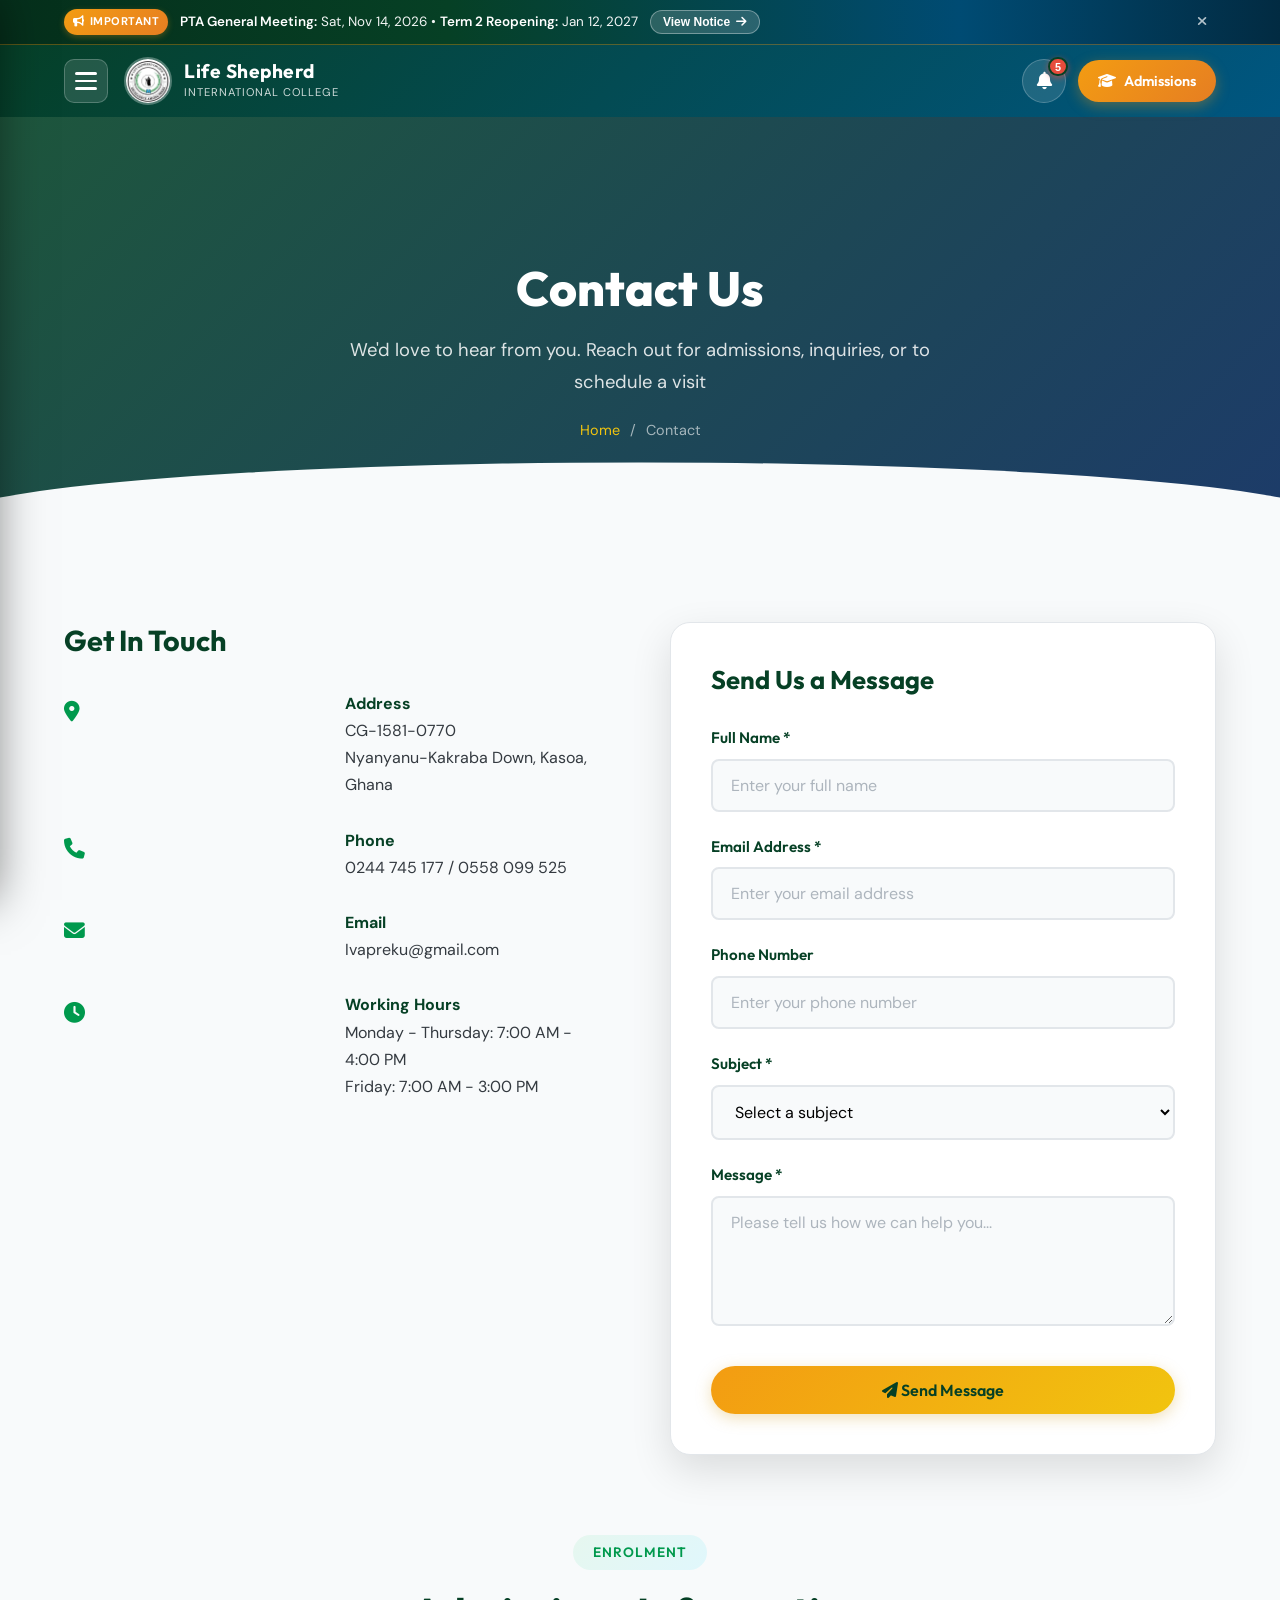
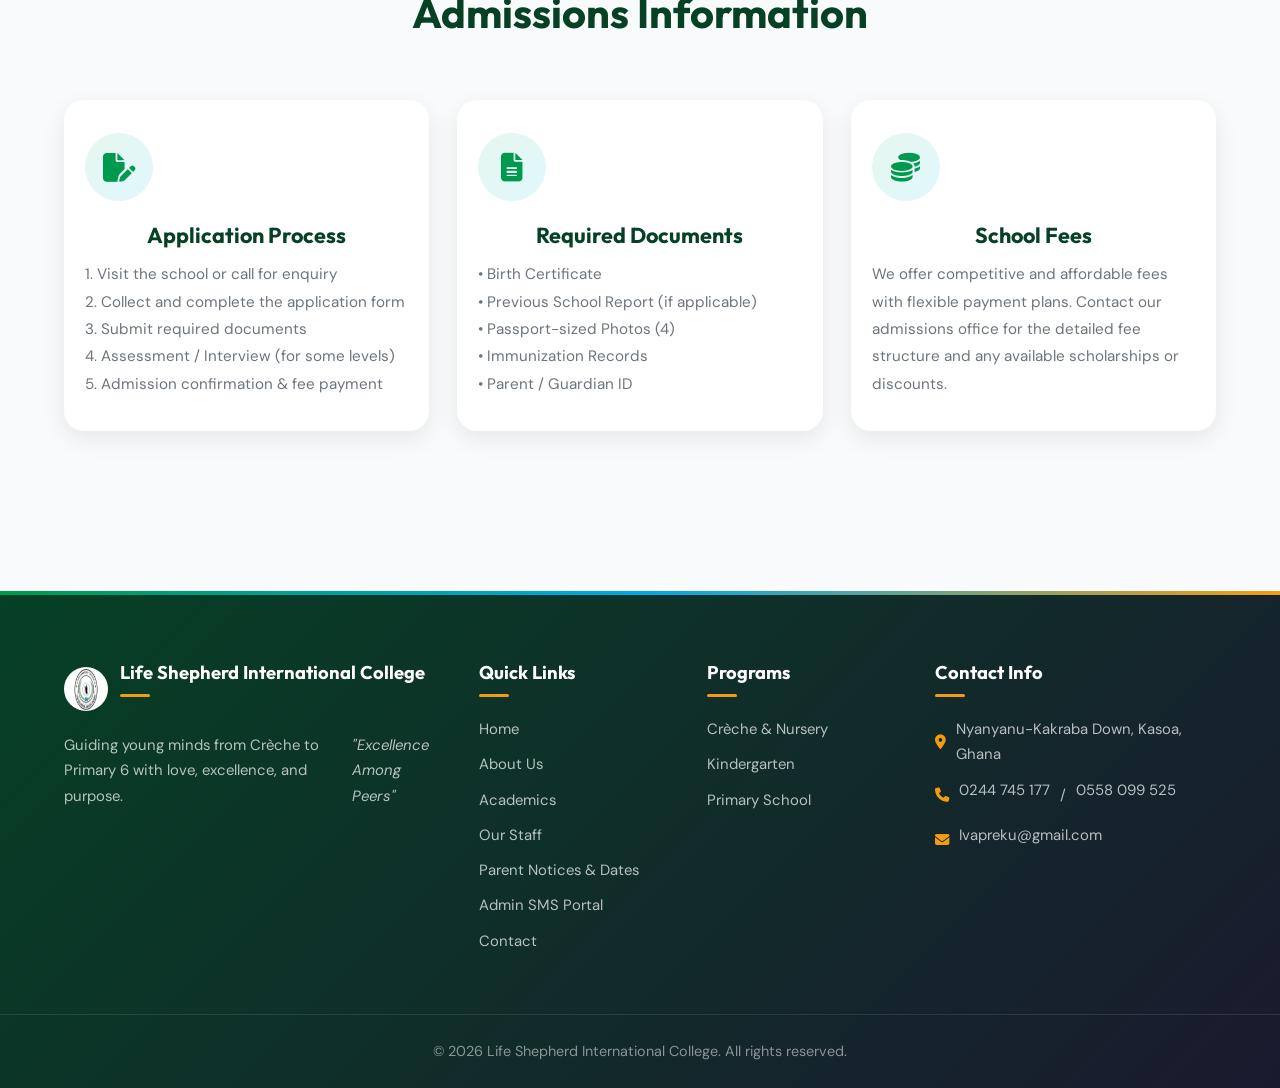
<file: contact.html>
<!DOCTYPE html>
<html lang="en">
  <head>
    <meta charset="UTF-8" />
    <meta name="viewport" content="width=device-width, initial-scale=1.0" />
    <meta
      name="description"
      content="Contact Life Shepherd International College - Admissions, inquiries, and visit requests. Get in touch with us today."
    />
    <title>Contact Us | Life Shepherd International College</title>
    <link rel="icon" type="image/png" href="images/logo.png" />
    <link rel="preconnect" href="https://fonts.googleapis.com" />
    <link rel="preconnect" href="https://fonts.gstatic.com" crossorigin />
    <link
      href="https://fonts.googleapis.com/css2?family=Outfit:wght@300;400;500;600;700;800&family=DM+Sans:wght@400;500;700&display=swap"
      rel="stylesheet"
    />
    <link
      rel="stylesheet"
      href="https://cdnjs.cloudflare.com/ajax/libs/font-awesome/6.4.0/css/all.min.css"
    />
    <link rel="stylesheet" href="style.css" />
  </head>
  <body>
    <!-- Header -->
    <header class="header" id="header">
      <!-- Top Announcement Banner -->
      <div class="announcement-banner" id="announcementBanner" role="region" aria-label="School Announcements">
        <div class="banner-inner">
          <div class="banner-content">
            <span class="banner-tag"><i class="fa-solid fa-bullhorn"></i> Important</span>
            <span class="banner-text">
              <strong>PTA General Meeting:</strong> Sat, Nov 14, 2026 &bull; <strong>Term 2 Reopening:</strong> Jan 12, 2027
            </span>
            <button class="banner-link-btn" type="button" data-open-notice="notif-pta-nov">
              View Notice <i class="fa-solid fa-arrow-right"></i>
            </button>
          </div>
          <button class="banner-close-btn" id="bannerCloseBtn" aria-label="Dismiss banner" type="button">
            <i class="fa-solid fa-xmark"></i>
          </button>
        </div>
      </div>

      <nav class="nav-container">
        <div class="nav-left">
          <button class="hamburger" id="hamburger" aria-label="Open Navigation Menu" aria-expanded="false" type="button">
            <span></span>
            <span></span>
            <span></span>
          </button>
          <a href="index.html" class="logo">
            <img src="images/logo.png" alt="LSIC Logo" class="logo-img" />
            <div class="logo-text">
              <span class="logo-name">Life Shepherd</span>
              <span class="logo-tagline">International College</span>
            </div>
          </a>
        </div>

        <div class="header-actions">
          <div class="notif-bell-wrapper">
            <button class="header-notif-btn" id="notifBellBtn" aria-label="Parent Notices & Announcements" type="button" aria-expanded="false" aria-haspopup="true">
              <i class="fa-solid fa-bell"></i>
              <span class="notif-badge" id="notifBadgeCount">5</span>
            </button>
          </div>
          <a href="#admissions" class="header-cta-btn">
            <i class="fa-solid fa-graduation-cap"></i>
            <span>Admissions</span>
          </a>
        </div>
      </nav>
    </header>

    <!-- Slide-out Navigation Drawer -->
    <div class="nav-drawer-backdrop" id="drawerBackdrop"></div>
    <aside class="nav-drawer" id="navDrawer" aria-hidden="true">
      <div class="drawer-header">
        <a href="index.html" class="drawer-logo">
          <img src="images/logo.png" alt="LSIC Logo" class="logo-img" />
          <div class="logo-text">
            <span class="logo-name">Life Shepherd</span>
            <span class="logo-tagline">International College</span>
          </div>
        </a>
        <button class="drawer-close" id="drawerClose" aria-label="Close Navigation Menu" type="button">
          <i class="fa-solid fa-xmark"></i>
        </button>
      </div>

      <div class="drawer-body">
        <ul class="nav-menu" id="nav-menu">
          <li>
            <a href="index.html" class="nav-link">
              <i class="fa-solid fa-house"></i>
              <span>Home</span>
            </a>
          </li>
          <li>
            <a href="about.html" class="nav-link">
              <i class="fa-solid fa-school"></i>
              <span>About Us</span>
            </a>
          </li>
          <li>
            <a href="academics.html" class="nav-link">
              <i class="fa-solid fa-book-open"></i>
              <span>Academics</span>
            </a>
          </li>
          <li>
            <a href="staff.html" class="nav-link">
              <i class="fa-solid fa-chalkboard-user"></i>
              <span>Our Staff</span>
            </a>
          </li>
          <li>
            <a href="index.html#notice-board" class="nav-link">
              <i class="fa-solid fa-bullhorn"></i>
              <span>Parent Notices</span>
              <span class="nav-badge-pill">New</span>
            </a>
          </li>
          <li>
            <a href="admin-sms.html" class="nav-link">
              <i class="fa-solid fa-tower-broadcast"></i>
              <span>Admin SMS Portal</span>
              <span class="nav-badge-pill" style="background:#00a8e8;color:#fff;">Staff</span>
            </a>
          </li>
          <li>
            <a href="contact.html" class="nav-link active">
              <i class="fa-solid fa-envelope"></i>
              <span>Contact</span>
            </a>
          </li>
        </ul>
      </div>

      <div class="drawer-footer">
        <div class="drawer-contact-info">
          <p><i class="fa-solid fa-phone"></i> <a href="tel:+233244745177">0244 745 177</a> / <a href="tel:+233558099525">0558 099 525</a></p>
          <p><i class="fa-solid fa-location-dot"></i> Nyanyanu-Kakraba Down, Kasoa, Ghana</p>
        </div>
        <a href="contact.html" class="btn btn-primary drawer-cta">
          <i class="fa-solid fa-paper-plane"></i> Get in Touch
        </a>
      </div>
    </aside>

    <main class="main">
      <!-- Page Banner -->
      <section class="page-banner">
        <div class="page-banner-content">
          <h1>Contact Us</h1>
          <p>
            We'd love to hear from you. Reach out for admissions, inquiries, or
            to schedule a visit
          </p>
          <div class="breadcrumb">
            <a href="index.html">Home</a>
            <span>/</span>
            <span>Contact</span>
          </div>
        </div>
      </section>

      <section class="contact-section">
        <div class="section-content">
          <div class="contact-content">
            <!-- Contact Info -->
            <div class="contact-info" id="get-in-touch">
              <h3>Get In Touch</h3>
              <div class="contact-item">
                <div class="contact-item-icon">
                  <i class="fa-solid fa-location-dot"></i>
                </div>
                <div>
                  <strong>Address</strong><br />
                  CG-1581-0770<br />
                  Nyanyanu-Kakraba Down, Kasoa, Ghana
                </div>
              </div>
              <div class="contact-item">
                <div class="contact-item-icon">
                  <i class="fa-solid fa-phone"></i>
                </div>
                <div>
                  <strong>Phone</strong><br />
                  <a href="tel:+233244745177">0244 745 177</a> / <a href="tel:+233558099525">0558 099 525</a>
                </div>
              </div>
              <div class="contact-item">
                <div class="contact-item-icon">
                  <i class="fa-solid fa-envelope"></i>
                </div>
                <div>
                  <strong>Email</strong><br />
                  <a href="https://mail.google.com/mail/?view=cm&fs=1&to=Ivapreku@gmail.com" target="_blank" rel="noopener noreferrer">Ivapreku@gmail.com</a>
                </div>
              </div>
              <div class="contact-item">
                <div class="contact-item-icon">
                  <i class="fa-solid fa-clock"></i>
                </div>
                <div>
                  <strong>Working Hours</strong><br />
                  Monday - Thursday: 7:00 AM - 4:00 PM<br />
                  Friday: 7:00 AM - 3:00 PM
                </div>
              </div>

            </div>

            <!-- Contact Form -->
            <div class="contact-form" id="contact-form">
              <h3>Send Us a Message</h3>
              <form id="contactForm">
                <div class="form-group">
                  <label for="name">Full Name *</label>
                  <input
                    type="text"
                    id="name"
                    name="name"
                    required
                    placeholder="Enter your full name"
                  />
                </div>
                <div class="form-group">
                  <label for="email">Email Address *</label>
                  <input
                    type="email"
                    id="email"
                    name="email"
                    required
                    placeholder="Enter your email address"
                  />
                </div>
                <div class="form-group">
                  <label for="phone">Phone Number</label>
                  <input
                    type="tel"
                    id="phone"
                    name="phone"
                    placeholder="Enter your phone number"
                  />
                </div>
                <div class="form-group">
                  <label for="subject">Subject *</label>
                  <select id="subject" name="subject" required>
                    <option value="">Select a subject</option>
                    <option value="admissions">Admissions Inquiry</option>
                    <option value="academic">Academic Information</option>
                    <option value="visit">Schedule a Visit</option>
                    <option value="employment">Employment Opportunity</option>
                    <option value="general">General Inquiry</option>
                    <option value="other">Other</option>
                  </select>
                </div>
                <div class="form-group">
                  <label for="message">Message *</label>
                  <textarea
                    id="message"
                    name="message"
                    required
                    placeholder="Please tell us how we can help you..."
                  ></textarea>
                </div>
                <button type="submit" class="cta-button primary submit-btn">
                  <span class="btn-text"
                    ><i class="fa-solid fa-paper-plane"></i> Send Message</span
                  >
                  <span class="btn-loading" style="display: none"
                    >Sending...</span
                  >
                </button>
              </form>
            </div>
          </div>

          <!-- Admissions Info -->
          <div class="admissions-section" id="admissions">
            <div class="section-header">
              <span class="section-badge">Enrolment</span>
              <h2>Admissions Information</h2>
            </div>
            <div class="cards-grid admissions-grid">
              <div class="card">
                <div class="card-icon">
                  <i class="fa-solid fa-file-pen"></i>
                </div>
                <h3>Application Process</h3>
                <p>
                  1. Visit the school or call for enquiry<br />
                  2. Collect and complete the application form<br />
                  3. Submit required documents<br />
                  4. Assessment / Interview (for some levels)<br />
                  5. Admission confirmation & fee payment
                </p>
              </div>
              <div class="card">
                <div class="card-icon">
                  <i class="fa-solid fa-file-lines"></i>
                </div>
                <h3>Required Documents</h3>
                <p>
                  • Birth Certificate<br />
                  • Previous School Report (if applicable)<br />
                  • Passport-sized Photos (4)<br />
                  • Immunization Records<br />
                  • Parent / Guardian ID
                </p>
              </div>
              <div class="card">
                <div class="card-icon">
                  <i class="fa-solid fa-coins"></i>
                </div>
                <h3>School Fees</h3>
                <p>
                  We offer competitive and affordable fees with flexible payment
                  plans. Contact our admissions office for the detailed fee
                  structure and any available scholarships or discounts.
                </p>
              </div>
            </div>
          </div>


        </div>
      </section>
    </main>

    <!-- Footer -->
    <footer class="footer">
      <div class="footer-content">
        <div class="footer-section footer-about">
          <div class="footer-logo">
            <img src="images/logo.png" alt="LSIC Logo" />
            <h4>Life Shepherd International College</h4>
          </div>
          <p>
            Guiding young minds from Crèche to Primary 6 with love, excellence,
            and purpose. <em>"Excellence Among Peers"</em>
          </p>

        </div>
        <div class="footer-section">
          <h4>Quick Links</h4>
          <a href="index.html">Home</a>
          <a href="about.html">About Us</a>
          <a href="academics.html">Academics</a>
          <a href="staff.html">Our Staff</a>
          <a href="index.html#notice-board">Parent Notices & Dates</a>
          <a href="admin-sms.html">Admin SMS Portal</a>
          <a href="contact.html">Contact</a>
        </div>
        <div class="footer-section">
          <h4>Programs</h4>
          <a href="academics.html#creche">Crèche & Nursery</a>
          <a href="academics.html#kindergarten">Kindergarten</a>
          <a href="academics.html#primary">Primary School</a>
        </div>
        <div class="footer-section">
          <h4>Contact Info</h4>
          <p><i class="fa-solid fa-location-dot"></i> Nyanyanu-Kakraba Down, Kasoa, Ghana</p>
          <p><i class="fa-solid fa-phone"></i> <a href="tel:+233244745177">0244 745 177</a> / <a href="tel:+233558099525">0558 099 525</a></p>
          <p><i class="fa-solid fa-envelope"></i> <a href="https://mail.google.com/mail/?view=cm&fs=1&to=Ivapreku@gmail.com" target="_blank" rel="noopener noreferrer">Ivapreku@gmail.com</a></p>
        </div>
      </div>
      <div class="footer-bottom">
        <p>&copy; 2026 Life Shepherd International College. All rights reserved.</p>
      </div>
    </footer>

    <script src="script.js"></script>
  </body>
</html>
</file>
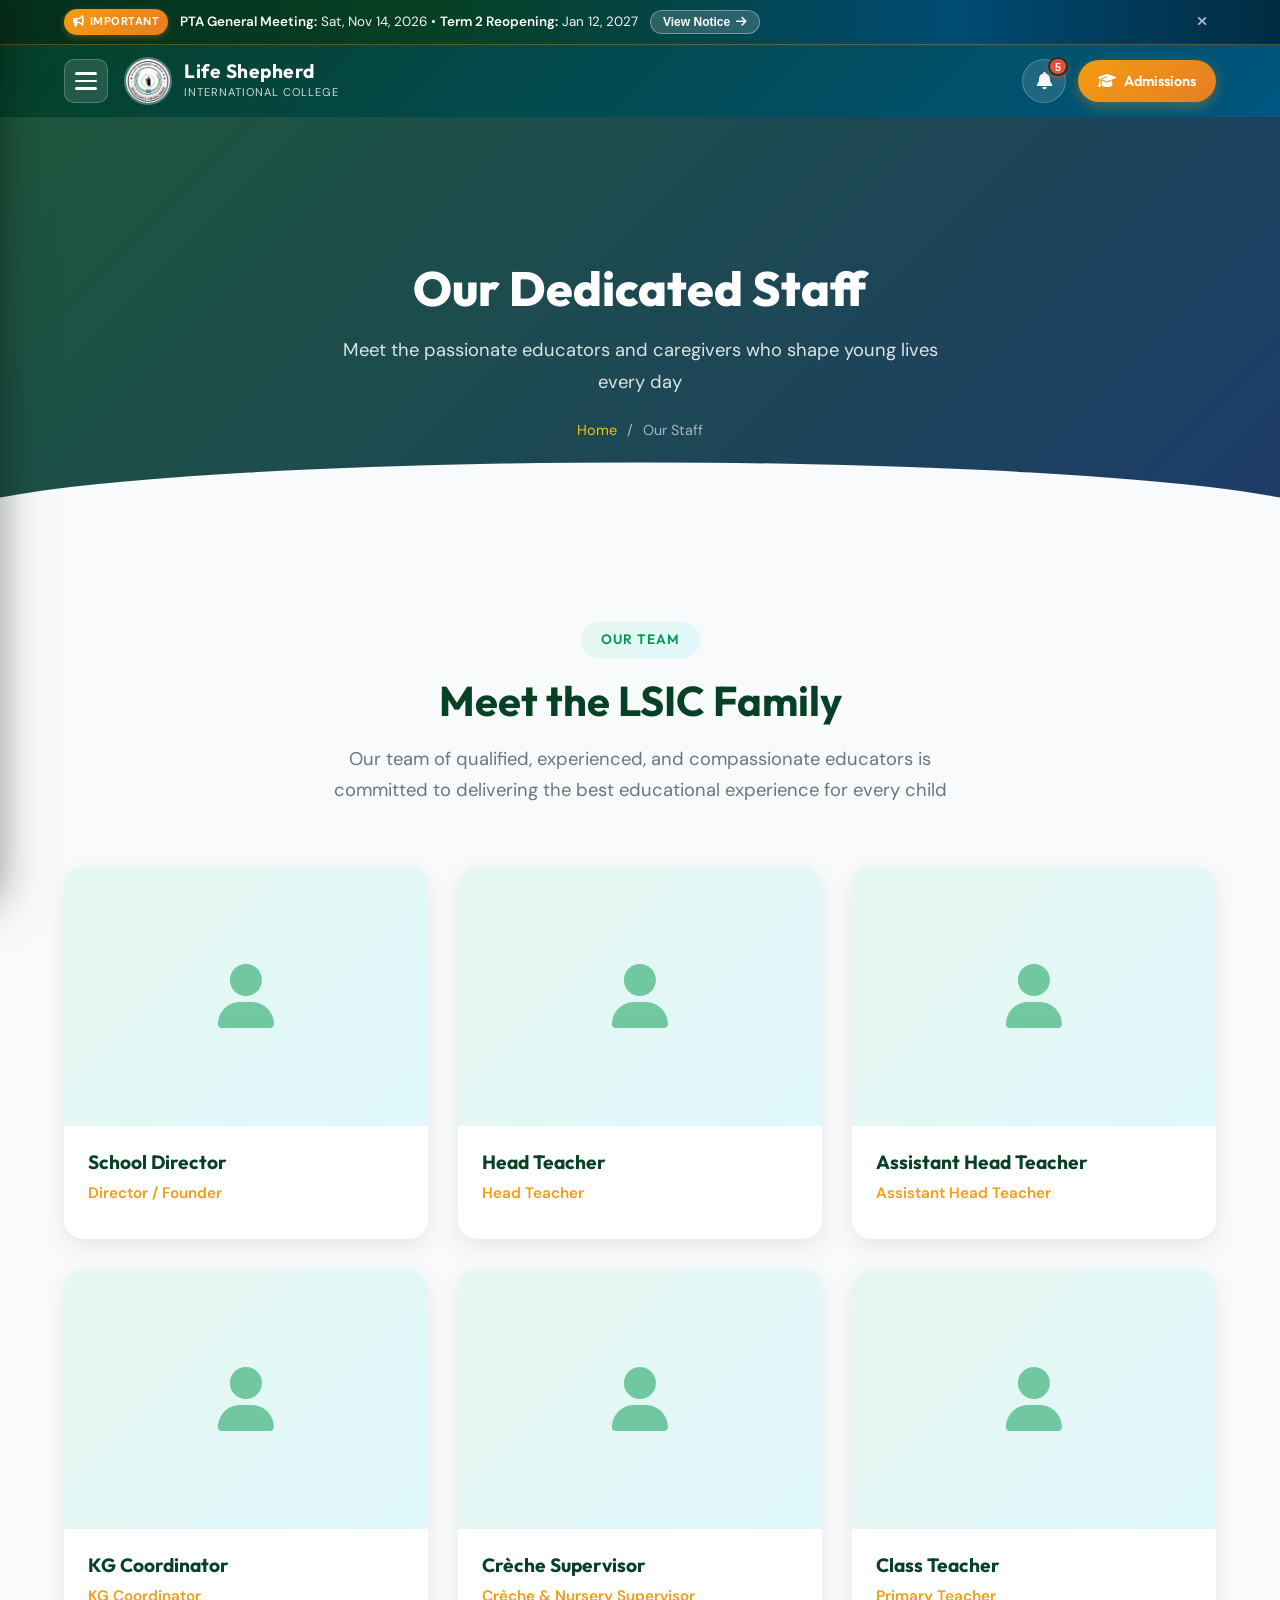
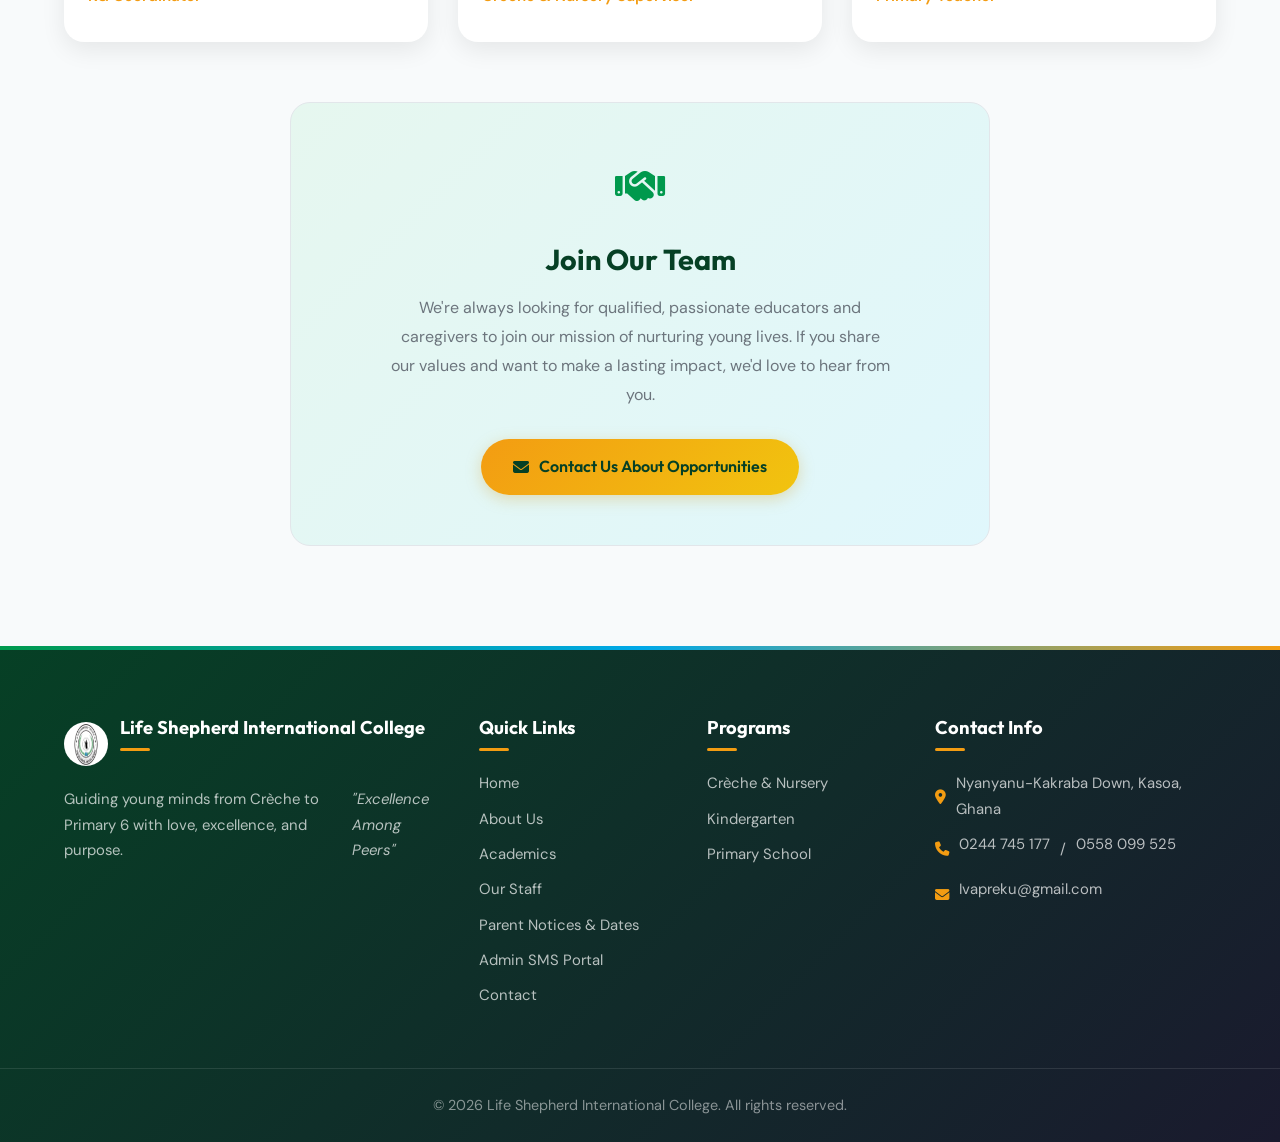
<file: staff.html>
<!DOCTYPE html>
<html lang="en">
  <head>
    <meta charset="UTF-8" />
    <meta name="viewport" content="width=device-width, initial-scale=1.0" />
    <meta
      name="description"
      content="Meet the dedicated staff at Life Shepherd International College - qualified, passionate educators committed to your child's success."
    />
    <title>Our Staff | Life Shepherd International College</title>
    <link rel="icon" type="image/png" href="images/logo.png" />
    <link rel="preconnect" href="https://fonts.googleapis.com" />
    <link rel="preconnect" href="https://fonts.gstatic.com" crossorigin />
    <link
      href="https://fonts.googleapis.com/css2?family=Outfit:wght@300;400;500;600;700;800&family=DM+Sans:wght@400;500;700&display=swap"
      rel="stylesheet"
    />
    <link
      rel="stylesheet"
      href="https://cdnjs.cloudflare.com/ajax/libs/font-awesome/6.4.0/css/all.min.css"
    />
    <link rel="stylesheet" href="style.css" />
  </head>
  <body>
    <!-- Header -->
    <header class="header" id="header">
      <!-- Top Announcement Banner -->
      <div class="announcement-banner" id="announcementBanner" role="region" aria-label="School Announcements">
        <div class="banner-inner">
          <div class="banner-content">
            <span class="banner-tag"><i class="fa-solid fa-bullhorn"></i> Important</span>
            <span class="banner-text">
              <strong>PTA General Meeting:</strong> Sat, Nov 14, 2026 &bull; <strong>Term 2 Reopening:</strong> Jan 12, 2027
            </span>
            <button class="banner-link-btn" type="button" data-open-notice="notif-pta-nov">
              View Notice <i class="fa-solid fa-arrow-right"></i>
            </button>
          </div>
          <button class="banner-close-btn" id="bannerCloseBtn" aria-label="Dismiss banner" type="button">
            <i class="fa-solid fa-xmark"></i>
          </button>
        </div>
      </div>

      <nav class="nav-container">
        <div class="nav-left">
          <button class="hamburger" id="hamburger" aria-label="Open Navigation Menu" aria-expanded="false" type="button">
            <span></span>
            <span></span>
            <span></span>
          </button>
          <a href="index.html" class="logo">
            <img src="images/logo.png" alt="LSIC Logo" class="logo-img" />
            <div class="logo-text">
              <span class="logo-name">Life Shepherd</span>
              <span class="logo-tagline">International College</span>
            </div>
          </a>
        </div>

        <div class="header-actions">
          <div class="notif-bell-wrapper">
            <button class="header-notif-btn" id="notifBellBtn" aria-label="Parent Notices & Announcements" type="button" aria-expanded="false" aria-haspopup="true">
              <i class="fa-solid fa-bell"></i>
              <span class="notif-badge" id="notifBadgeCount">5</span>
            </button>
          </div>
          <a href="contact.html#admissions" class="header-cta-btn">
            <i class="fa-solid fa-graduation-cap"></i>
            <span>Admissions</span>
          </a>
        </div>
      </nav>
    </header>

    <!-- Slide-out Navigation Drawer -->
    <div class="nav-drawer-backdrop" id="drawerBackdrop"></div>
    <aside class="nav-drawer" id="navDrawer" aria-hidden="true">
      <div class="drawer-header">
        <a href="index.html" class="drawer-logo">
          <img src="images/logo.png" alt="LSIC Logo" class="logo-img" />
          <div class="logo-text">
            <span class="logo-name">Life Shepherd</span>
            <span class="logo-tagline">International College</span>
          </div>
        </a>
        <button class="drawer-close" id="drawerClose" aria-label="Close Navigation Menu" type="button">
          <i class="fa-solid fa-xmark"></i>
        </button>
      </div>

      <div class="drawer-body">
        <ul class="nav-menu" id="nav-menu">
          <li>
            <a href="index.html" class="nav-link">
              <i class="fa-solid fa-house"></i>
              <span>Home</span>
            </a>
          </li>
          <li>
            <a href="about.html" class="nav-link">
              <i class="fa-solid fa-school"></i>
              <span>About Us</span>
            </a>
          </li>
          <li>
            <a href="academics.html" class="nav-link">
              <i class="fa-solid fa-book-open"></i>
              <span>Academics</span>
            </a>
          </li>
          <li>
            <a href="staff.html" class="nav-link active">
              <i class="fa-solid fa-chalkboard-user"></i>
              <span>Our Staff</span>
            </a>
          </li>
          <li>
            <a href="index.html#notice-board" class="nav-link">
              <i class="fa-solid fa-bullhorn"></i>
              <span>Parent Notices</span>
              <span class="nav-badge-pill">New</span>
            </a>
          </li>
          <li>
            <a href="admin-sms.html" class="nav-link">
              <i class="fa-solid fa-tower-broadcast"></i>
              <span>Admin SMS Portal</span>
              <span class="nav-badge-pill" style="background:#00a8e8;color:#fff;">Staff</span>
            </a>
          </li>
          <li>
            <a href="contact.html" class="nav-link">
              <i class="fa-solid fa-envelope"></i>
              <span>Contact</span>
            </a>
          </li>
        </ul>
      </div>

      <div class="drawer-footer">
        <div class="drawer-contact-info">
          <p><i class="fa-solid fa-phone"></i> <a href="tel:+233244745177">0244 745 177</a> / <a href="tel:+233558099525">0558 099 525</a></p>
          <p><i class="fa-solid fa-location-dot"></i> Nyanyanu-Kakraba Down, Kasoa, Ghana</p>
        </div>
        <a href="contact.html" class="btn btn-primary drawer-cta">
          <i class="fa-solid fa-paper-plane"></i> Get in Touch
        </a>
      </div>
    </aside>

    <main class="main">
      <!-- Page Banner -->
      <section class="page-banner">
        <div class="page-banner-content">
          <h1>Our Dedicated Staff</h1>
          <p>
            Meet the passionate educators and caregivers who shape young lives
            every day
          </p>
          <div class="breadcrumb">
            <a href="index.html">Home</a>
            <span>/</span>
            <span>Our Staff</span>
          </div>
        </div>
      </section>

      <section class="staff-section" id="team">
        <div class="section-content">
          <div class="section-header">
            <span class="section-badge">Our Team</span>
            <h2>Meet the LSIC Family</h2>
            <p>
              Our team of qualified, experienced, and compassionate educators is
              committed to delivering the best educational experience for every
              child
            </p>
          </div>

          <div class="staff-grid">
            <!-- Staff cards -->
            <div class="staff-card">
              <div class="staff-image">
                <div class="staff-placeholder">
                  <i class="fa-solid fa-user"></i>
                </div>
              </div>
              <div class="staff-info">
                <h4>School Director</h4>
                <p class="staff-role">Director / Founder</p>
              </div>
            </div>

            <div class="staff-card">
              <div class="staff-image">
                <div class="staff-placeholder">
                  <i class="fa-solid fa-user"></i>
                </div>
              </div>
              <div class="staff-info">
                <h4>Head Teacher</h4>
                <p class="staff-role">Head Teacher</p>
              </div>
            </div>

            <div class="staff-card">
              <div class="staff-image">
                <div class="staff-placeholder">
                  <i class="fa-solid fa-user"></i>
                </div>
              </div>
              <div class="staff-info">
                <h4>Assistant Head Teacher</h4>
                <p class="staff-role">Assistant Head Teacher</p>
              </div>
            </div>

            <div class="staff-card">
              <div class="staff-image">
                <div class="staff-placeholder">
                  <i class="fa-solid fa-user"></i>
                </div>
              </div>
              <div class="staff-info">
                <h4>KG Coordinator</h4>
                <p class="staff-role">KG Coordinator</p>
              </div>
            </div>

            <div class="staff-card">
              <div class="staff-image">
                <div class="staff-placeholder">
                  <i class="fa-solid fa-user"></i>
                </div>
              </div>
              <div class="staff-info">
                <h4>Crèche Supervisor</h4>
                <p class="staff-role">Crèche & Nursery Supervisor</p>
              </div>
            </div>

            <div class="staff-card">
              <div class="staff-image">
                <div class="staff-placeholder">
                  <i class="fa-solid fa-user"></i>
                </div>
              </div>
              <div class="staff-info">
                <h4>Class Teacher</h4>
                <p class="staff-role">Primary Teacher</p>
              </div>
            </div>
          </div>

          <!-- Join Our Team -->
          <div class="recruitment-section" id="careers">
            <div class="recruitment-card">
              <div class="recruitment-icon">
                <i class="fa-solid fa-handshake"></i>
              </div>
              <h3>Join Our Team</h3>
              <p>
                We're always looking for qualified, passionate educators and
                caregivers to join our mission of nurturing young lives. If you
                share our values and want to make a lasting impact, we'd love to
                hear from you.
              </p>
              <a href="contact.html#contact-form" class="cta-button primary">
                <i class="fa-solid fa-envelope"></i> Contact Us About
                Opportunities
              </a>
            </div>
          </div>
        </div>
      </section>
    </main>

    <!-- Footer -->
    <footer class="footer">
      <div class="footer-content">
        <div class="footer-section footer-about">
          <div class="footer-logo">
            <img src="images/logo.png" alt="LSIC Logo" />
            <h4>Life Shepherd International College</h4>
          </div>
          <p>
            Guiding young minds from Crèche to Primary 6 with love, excellence,
            and purpose. <em>"Excellence Among Peers"</em>
          </p>

        </div>
        <div class="footer-section">
          <h4>Quick Links</h4>
          <a href="index.html">Home</a>
          <a href="about.html">About Us</a>
          <a href="academics.html">Academics</a>
          <a href="staff.html">Our Staff</a>
          <a href="index.html#notice-board">Parent Notices & Dates</a>
          <a href="admin-sms.html">Admin SMS Portal</a>
          <a href="contact.html">Contact</a>
        </div>
        <div class="footer-section">
          <h4>Programs</h4>
          <a href="academics.html#creche">Crèche & Nursery</a>
          <a href="academics.html#kindergarten">Kindergarten</a>
          <a href="academics.html#primary">Primary School</a>
        </div>
        <div class="footer-section">
          <h4>Contact Info</h4>
          <p><i class="fa-solid fa-location-dot"></i> Nyanyanu-Kakraba Down, Kasoa, Ghana</p>
          <p><i class="fa-solid fa-phone"></i> <a href="tel:+233244745177">0244 745 177</a> / <a href="tel:+233558099525">0558 099 525</a></p>
          <p><i class="fa-solid fa-envelope"></i> <a href="https://mail.google.com/mail/?view=cm&fs=1&to=Ivapreku@gmail.com" target="_blank" rel="noopener noreferrer">Ivapreku@gmail.com</a></p>
        </div>
      </div>
      <div class="footer-bottom">
        <p>&copy; 2026 Life Shepherd International College. All rights reserved.</p>
      </div>
    </footer>

    <script src="script.js"></script>
  </body>
</html>
</file>
<file: style.css>
/* ====================================
   Life Shepherd International College
   Premium School Website Styles
   Color Palette: Deep Green & Royal Blue
   ==================================== */

/* CSS Custom Properties */
:root {
  /* Primary Colors - Matching Official Crest */
  --green-deep: #064025;
  --green-main: #00994d;
  --green-light: #00c864;
  --green-pale: #e6f7ef;

  /* Secondary Colors - Cyan & Royal Blue from Crest */
  --blue-deep: #005681;
  --blue-main: #00a8e8;
  --blue-light: #48cae4;
  --blue-pale: #e0f7fc;

  /* Accent Colors */
  --gold: #f39c12;
  --gold-light: #f1c40f;
  --gold-pale: #fef9e7;

  /* Neutrals */
  --white: #ffffff;
  --off-white: #f8fafb;
  --gray-100: #f1f3f5;
  --gray-200: #e2e6ea;
  --gray-400: #adb5bd;
  --gray-600: #6c757d;
  --gray-800: #343a40;
  --dark: #1a1a2e;

  /* Typography */
  --font-heading: "Outfit", sans-serif;
  --font-body: "DM Sans", sans-serif;

  /* Spacing */
  --section-padding: 100px 0;
  --container-max: 1200px;

  /* Transitions */
  --transition: all 0.35s cubic-bezier(0.4, 0, 0.2, 1);
  --transition-slow: all 0.6s cubic-bezier(0.4, 0, 0.2, 1);

  /* Shadows */
  --shadow-sm: 0 2px 8px rgba(0, 0, 0, 0.06);
  --shadow-md: 0 8px 25px rgba(0, 0, 0, 0.08);
  --shadow-lg: 0 15px 40px rgba(0, 0, 0, 0.12);
  --shadow-xl: 0 25px 60px rgba(0, 0, 0, 0.16);

  /* Border Radius */
  --radius-sm: 8px;
  --radius-md: 12px;
  --radius-lg: 20px;
  --radius-xl: 30px;
  --radius-full: 50px;
}

/* ====================================
   Reset & Base Styles
   ==================================== */
*,
*::before,
*::after {
  margin: 0;
  padding: 0;
  box-sizing: border-box;
}

html {
  scroll-behavior: smooth;
  font-size: 16px;
}

[id] {
  scroll-margin-top: 100px;
}

body {
  font-family: var(--font-body);
  line-height: 1.7;
  color: var(--gray-800);
  background: var(--off-white);
  overflow-x: hidden;
  -webkit-font-smoothing: antialiased;
}

img {
  max-width: 100%;
  height: auto;
  display: block;
}

a {
  text-decoration: none;
  color: inherit;
}

h1, h2, h3, h4, h5, h6 {
  font-family: var(--font-heading);
  font-weight: 700;
  line-height: 1.3;
  color: var(--dark);
}

/* ====================================
   Header & Navigation
   ==================================== */
.header {
  background: linear-gradient(135deg, var(--green-deep) 0%, var(--blue-deep) 100%);
  color: var(--white);
  padding: 0;
  position: fixed;
  width: 100%;
  top: 0;
  z-index: 1000;
  transition: var(--transition);
  backdrop-filter: blur(10px);
}

.header.scrolled {
  background: rgba(13, 74, 46, 0.97);
  box-shadow: 0 4px 20px rgba(0, 0, 0, 0.15);
}

.nav-container {
  max-width: var(--container-max);
  margin: 0 auto;
  display: flex;
  justify-content: space-between;
  align-items: center;
  padding: 12px 24px;
}

.nav-left {
  display: flex;
  align-items: center;
  gap: 16px;
}

.logo {
  display: flex;
  align-items: center;
  gap: 12px;
  text-decoration: none;
  color: var(--white);
}

.logo-img {
  width: 48px !important;
  height: 48px !important;
  max-width: 48px !important;
  max-height: 48px !important;
  border-radius: 50% !important;
  object-fit: cover !important;
  border: 2px solid rgba(255, 255, 255, 0.3);
  transition: var(--transition);
  flex-shrink: 0;
}

.logo:hover .logo-img {
  border-color: var(--gold);
  transform: scale(1.05);
}

.logo-text {
  display: flex;
  flex-direction: column;
}

.logo-name {
  font-family: var(--font-heading);
  font-size: 1.2rem;
  font-weight: 700;
  letter-spacing: 0.5px;
  line-height: 1.2;
}

.logo-tagline {
  font-size: 0.7rem;
  font-weight: 400;
  opacity: 0.8;
  letter-spacing: 1px;
  text-transform: uppercase;
}

/* Top-left Hamburger Button */
.hamburger {
  display: flex;
  flex-direction: column;
  justify-content: center;
  align-items: center;
  cursor: pointer;
  width: 44px;
  height: 44px;
  padding: 10px;
  gap: 5px;
  z-index: 1001;
  background: rgba(255, 255, 255, 0.12);
  border: 1px solid rgba(255, 255, 255, 0.22);
  border-radius: 10px;
  transition: var(--transition);
  outline: none;
}

.hamburger:hover {
  background: rgba(255, 255, 255, 0.22);
  border-color: var(--gold);
  transform: scale(1.05);
}

.hamburger:focus-visible {
  box-shadow: 0 0 0 3px rgba(243, 156, 18, 0.5);
}

.hamburger span {
  width: 22px;
  height: 2.5px;
  background: var(--white);
  border-radius: 3px;
  transition: var(--transition);
  transform-origin: center;
}

.hamburger.active span:nth-child(1) {
  transform: translateY(7.5px) rotate(45deg);
}

.hamburger.active span:nth-child(2) {
  opacity: 0;
  transform: scaleX(0);
}

.hamburger.active span:nth-child(3) {
  transform: translateY(-7.5px) rotate(-45deg);
}

/* Header Actions / CTA */
.header-actions {
  display: flex;
  align-items: center;
}

.header-cta-btn {
  display: inline-flex;
  align-items: center;
  gap: 8px;
  padding: 9px 20px;
  background: linear-gradient(135deg, var(--gold) 0%, #e67e22 100%);
  color: var(--white);
  font-family: var(--font-heading);
  font-size: 0.9rem;
  font-weight: 600;
  border-radius: var(--radius-full);
  text-decoration: none;
  box-shadow: 0 4px 14px rgba(243, 156, 18, 0.35);
  transition: var(--transition);
}

.header-cta-btn:hover {
  transform: translateY(-2px);
  box-shadow: 0 6px 18px rgba(243, 156, 18, 0.45);
  color: var(--white);
}

/* ====================================
   Slide-out Navigation Drawer
   ==================================== */
.nav-drawer-backdrop {
  position: fixed;
  inset: 0;
  background: rgba(0, 0, 0, 0.65);
  backdrop-filter: blur(6px);
  -webkit-backdrop-filter: blur(6px);
  z-index: 9998;
  opacity: 0;
  visibility: hidden;
  transition: opacity 0.35s ease, visibility 0.35s;
}

.nav-drawer-backdrop.active {
  opacity: 1;
  visibility: visible;
}

.nav-drawer {
  position: fixed;
  top: 0;
  left: 0;
  width: 340px;
  max-width: 86vw;
  height: 100vh;
  height: 100dvh;
  background: linear-gradient(180deg, #073a22 0%, #042416 55%, #021a24 100%);
  border-right: 1px solid rgba(255, 255, 255, 0.14);
  box-shadow: 12px 0 45px rgba(0, 0, 0, 0.5);
  z-index: 9999;
  display: flex;
  flex-direction: column;
  transform: translateX(-105%);
  transition: transform 0.38s cubic-bezier(0.16, 1, 0.3, 1);
  overflow: hidden;
}

.nav-drawer.active {
  transform: translateX(0);
}

body.drawer-open {
  overflow: hidden;
}

/* Drawer Header */
.drawer-header {
  display: flex;
  align-items: center;
  justify-content: space-between;
  padding: 18px 22px;
  border-bottom: 1px solid rgba(255, 255, 255, 0.12);
  background: rgba(0, 0, 0, 0.18);
}

.drawer-logo {
  display: flex;
  align-items: center;
  gap: 12px;
  text-decoration: none;
  color: var(--white);
}

.drawer-logo .logo-img {
  width: 44px !important;
  height: 44px !important;
  max-width: 44px !important;
  max-height: 44px !important;
  border-radius: 50% !important;
  object-fit: cover !important;
  border: 2px solid var(--gold);
}

.drawer-close {
  display: flex;
  align-items: center;
  justify-content: center;
  width: 38px;
  height: 38px;
  border-radius: 50%;
  background: rgba(255, 255, 255, 0.08);
  border: 1px solid rgba(255, 255, 255, 0.18);
  color: var(--white);
  font-size: 1.15rem;
  cursor: pointer;
  transition: var(--transition);
  outline: none;
}

.drawer-close:hover {
  background: rgba(231, 76, 60, 0.85);
  border-color: rgba(231, 76, 60, 1);
  transform: rotate(90deg);
}

/* Drawer Body & Navigation */
.drawer-body {
  flex: 1;
  overflow-y: auto;
  padding: 24px 18px;
}

.nav-drawer .nav-menu {
  display: flex;
  flex-direction: column;
  list-style: none;
  gap: 8px;
  margin: 0;
  padding: 0;
}

.nav-drawer .nav-menu li a {
  display: flex;
  align-items: center;
  gap: 14px;
  color: rgba(255, 255, 255, 0.88);
  text-decoration: none;
  font-family: var(--font-heading);
  font-weight: 500;
  font-size: 1.02rem;
  padding: 13px 18px;
  border-radius: 12px;
  transition: var(--transition);
  position: relative;
  border-left: 3px solid transparent;
}

.nav-drawer .nav-menu li a i {
  width: 22px;
  text-align: center;
  font-size: 1.1rem;
  color: var(--gold);
  transition: var(--transition);
}

.nav-drawer .nav-menu li a:hover {
  color: var(--white);
  background: rgba(255, 255, 255, 0.12);
  border-left-color: rgba(243, 156, 18, 0.6);
  transform: translateX(6px);
}

.nav-drawer .nav-menu li a:hover i {
  transform: scale(1.15);
}

.nav-drawer .nav-menu li a.active {
  color: var(--white);
  background: linear-gradient(135deg, rgba(243, 156, 18, 0.28) 0%, rgba(243, 156, 18, 0.08) 100%);
  border-left-color: var(--gold);
  font-weight: 600;
}

.nav-drawer .nav-menu li a.active i {
  color: var(--gold);
}

/* Drawer Footer */
.drawer-footer {
  padding: 18px 20px;
  border-top: 1px solid rgba(255, 255, 255, 0.12);
  background: rgba(0, 0, 0, 0.22);
  display: flex;
  flex-direction: column;
  gap: 14px;
}

.drawer-contact-info {
  display: flex;
  flex-direction: column;
  gap: 8px;
}

.drawer-contact-info p {
  display: flex;
  align-items: flex-start;
  gap: 10px;
  font-size: 0.82rem;
  line-height: 1.45;
  color: rgba(255, 255, 255, 0.78);
  margin: 0;
}

.drawer-contact-info p i {
  color: var(--gold);
  font-size: 0.9rem;
  width: 16px;
  text-align: center;
  flex-shrink: 0;
  margin-top: 2px;
}

.drawer-contact-info a {
  color: inherit;
  transition: color 0.2s ease;
}

.drawer-contact-info a:hover {
  color: var(--gold);
}

.drawer-cta {
  width: 100%;
  text-align: center;
  display: flex;
  align-items: center;
  justify-content: center;
  gap: 8px;
  padding: 11px 18px;
  font-size: 0.92rem;
  border-radius: var(--radius-full);
}

/* ====================================
   Main Content
   ==================================== */
.main {
  margin-top: 72px;
}

/* ====================================
   Hero Section
   ==================================== */
.hero {
  background: linear-gradient(
      135deg,
      rgba(13, 74, 46, 0.78) 0%,
      rgba(12, 45, 94, 0.72) 50%,
      rgba(21, 101, 192, 0.68) 100%
    ),
    url("images/building.jpg");
  background-size: cover;
  background-position: center;
  background-attachment: fixed;
  color: var(--white);
  padding: 140px 24px 100px;
  min-height: 100vh;
  display: flex;
  align-items: center;
  justify-content: center;
  gap: 60px;
  max-width: 100vw;
  position: relative;
  overflow: hidden;
}

/* Animated particles */
.hero-particles {
  position: absolute;
  top: 0;
  left: 0;
  width: 100%;
  height: 100%;
  overflow: hidden;
  pointer-events: none;
}

.particle {
  position: absolute;
  width: 6px;
  height: 6px;
  background: rgba(212, 167, 57, 0.4);
  border-radius: 50%;
  animation: float-particle 15s infinite ease-in-out;
}

.particle:nth-child(1) { left: 10%; top: 20%; animation-delay: 0s; animation-duration: 12s; }
.particle:nth-child(2) { left: 30%; top: 60%; animation-delay: 2s; animation-duration: 18s; width: 8px; height: 8px; }
.particle:nth-child(3) { left: 60%; top: 30%; animation-delay: 4s; animation-duration: 14s; width: 4px; height: 4px; }
.particle:nth-child(4) { left: 80%; top: 70%; animation-delay: 1s; animation-duration: 16s; }
.particle:nth-child(5) { left: 50%; top: 80%; animation-delay: 3s; animation-duration: 20s; width: 10px; height: 10px; }

@keyframes float-particle {
  0%, 100% { transform: translateY(0) translateX(0); opacity: 0.3; }
  25% { transform: translateY(-80px) translateX(30px); opacity: 0.7; }
  50% { transform: translateY(-40px) translateX(-20px); opacity: 0.5; }
  75% { transform: translateY(-100px) translateX(40px); opacity: 0.8; }
}

.hero-content {
  flex: 1;
  max-width: 600px;
  animation: fadeInUp 1s ease-out;
}

.hero-badge {
  display: inline-flex;
  align-items: center;
  gap: 8px;
  background: rgba(255, 255, 255, 0.15);
  backdrop-filter: blur(10px);
  border: 1px solid rgba(255, 255, 255, 0.2);
  color: var(--gold-light);
  padding: 8px 20px;
  border-radius: var(--radius-full);
  font-size: 0.9rem;
  font-weight: 500;
  margin-bottom: 24px;
  animation: fadeInUp 1s ease-out 0.2s both;
}

.hero h1 {
  font-size: 3.5rem;
  margin-bottom: 20px;
  font-weight: 800;
  color: var(--white);
  line-height: 1.15;
  text-shadow: 0 2px 15px rgba(0, 0, 0, 0.3);
  animation: fadeInUp 1s ease-out 0.4s both;
}

.hero p {
  font-size: 1.2rem;
  margin-bottom: 35px;
  opacity: 0.92;
  line-height: 1.8;
  text-shadow: 0 1px 5px rgba(0, 0, 0, 0.2);
  animation: fadeInUp 1s ease-out 0.6s both;
}

.hero-buttons {
  display: flex;
  gap: 16px;
  flex-wrap: wrap;
  animation: fadeInUp 1s ease-out 0.8s both;
}

.hero-image {
  flex: 1;
  max-width: 550px;
  animation: fadeInRight 1s ease-out 0.5s both;
}

.hero-img-wrapper {
  position: relative;
  width: 380px;
  height: 380px;
  max-width: 100%;
  aspect-ratio: 1 / 1;
  border-radius: 50%;
  overflow: hidden;
  box-shadow: 0 20px 50px rgba(0, 0, 0, 0.4);
  border: 6px solid var(--white);
  transition: var(--transition-slow);
  background: transparent;
  padding: 0;
  display: flex;
  align-items: center;
  justify-content: center;
  margin: 0 auto;
}

.hero-img-wrapper:hover {
  transform: scale(1.04) translateY(-5px);
  box-shadow: 0 30px 65px rgba(0, 0, 0, 0.5);
}

.hero-img-wrapper img[src*="lsic.jpg"],
.hero-img-wrapper .hero-img {
  border-radius: 50%;
  object-fit: cover !important;
  object-position: center center !important;
  width: 100%;
  height: 100%;
}

.hero-img-glow {
  position: absolute;
  bottom: -20px;
  left: 10%;
  right: 10%;
  height: 40px;
  background: radial-gradient(ellipse, rgba(212, 167, 57, 0.3), transparent);
  filter: blur(15px);
}

/* ====================================
   Buttons
   ==================================== */
.cta-button {
  padding: 14px 32px;
  border: none;
  border-radius: var(--radius-full);
  font-family: var(--font-heading);
  font-size: 1rem;
  font-weight: 600;
  cursor: pointer;
  transition: var(--transition);
  text-decoration: none;
  display: inline-flex;
  align-items: center;
  gap: 10px;
  text-align: center;
}

.cta-button.primary {
  background: linear-gradient(135deg, var(--gold), var(--gold-light));
  color: var(--green-deep);
  box-shadow: 0 4px 15px rgba(212, 167, 57, 0.35);
}

.cta-button.primary:hover {
  transform: translateY(-3px);
  box-shadow: 0 8px 30px rgba(212, 167, 57, 0.5);
}

.cta-button.secondary {
  background: transparent;
  border: 2px solid rgba(255, 255, 255, 0.5);
  color: var(--white);
}

.cta-button.secondary:hover {
  background: rgba(255, 255, 255, 0.15);
  border-color: var(--white);
  transform: translateY(-3px);
}

/* Green secondary button (non-hero contexts) */
.about-section .cta-button.secondary,
.academics-section .cta-button.secondary,
.staff-section .cta-button.secondary,
.contact-section .cta-button.secondary,
.why-choose-section .cta-button.secondary,
.programs-preview .cta-button.secondary {
  border-color: var(--green-main);
  color: var(--green-main);
}

.about-section .cta-button.secondary:hover,
.academics-section .cta-button.secondary:hover,
.staff-section .cta-button.secondary:hover,
.contact-section .cta-button.secondary:hover {
  background: var(--green-main);
  color: var(--white);
}

/* ====================================
   Section Headers
   ==================================== */
.section-content {
  max-width: var(--container-max);
  margin: 0 auto;
  padding: 0 24px;
}

.section-header {
  text-align: center;
  margin-bottom: 60px;
}

.section-badge {
  display: inline-block;
  background: linear-gradient(135deg, var(--green-pale), var(--blue-pale));
  color: var(--green-main);
  padding: 6px 20px;
  border-radius: var(--radius-full);
  font-size: 0.85rem;
  font-weight: 600;
  font-family: var(--font-heading);
  letter-spacing: 1px;
  text-transform: uppercase;
  margin-bottom: 16px;
}

.section-header h2 {
  font-size: 2.6rem;
  margin-bottom: 16px;
  color: var(--green-deep);
  position: relative;
}

.section-header p {
  font-size: 1.15rem;
  color: var(--gray-600);
  max-width: 650px;
  margin: 0 auto;
}

/* ====================================
   Stats Section
   ==================================== */
.stats {
  background: linear-gradient(135deg, var(--green-deep) 0%, var(--blue-deep) 100%);
  color: var(--white);
  padding: 80px 24px;
  position: relative;
  overflow: hidden;
}

.stats::before {
  content: "";
  position: absolute;
  top: -50%;
  right: -20%;
  width: 500px;
  height: 500px;
  background: radial-gradient(circle, rgba(212, 167, 57, 0.1), transparent);
  border-radius: 50%;
}

.stats-grid {
  display: grid;
  grid-template-columns: repeat(4, 1fr);
  gap: 40px;
  max-width: var(--container-max);
  margin: 0 auto;
  text-align: center;
  position: relative;
  z-index: 1;
}

.stat-item {
  padding: 20px;
}

.stat-icon {
  font-size: 2rem;
  margin-bottom: 16px;
  color: var(--gold);
}

.stat-item h3 {
  font-size: 3rem;
  margin-bottom: 8px;
  font-weight: 800;
  color: var(--white);
  font-family: var(--font-heading);
}

.stat-item p {
  font-size: 1.05rem;
  opacity: 0.85;
  font-weight: 500;
}

/* ====================================
   Cards
   ==================================== */
.cards-grid {
  display: grid;
  grid-template-columns: repeat(4, 1fr);
  gap: 24px;
  margin: 40px 0;
}

.card {
  background: var(--white);
  padding: 32px 20px;
  border-radius: var(--radius-lg);
  box-shadow: var(--shadow-md);
  transition: var(--transition);
  text-align: center;
  border: 1px solid transparent;
  position: relative;
  overflow: hidden;
}

.card::before {
  content: "";
  position: absolute;
  top: 0;
  left: 0;
  right: 0;
  height: 4px;
  background: linear-gradient(90deg, var(--green-main), var(--blue-main));
  transform: scaleX(0);
  transition: var(--transition);
  transform-origin: left;
}

.card:hover {
  transform: translateY(-8px);
  box-shadow: var(--shadow-xl);
  border-color: var(--green-pale);
}

.card:hover::before {
  transform: scaleX(1);
}

.card-icon {
  font-size: 1.8rem;
  margin-bottom: 20px;
  color: var(--green-main);
  display: inline-flex;
  align-items: center;
  justify-content: center;
  width: 68px;
  height: 68px;
  border-radius: 50%;
  background: linear-gradient(135deg, var(--green-pale), var(--blue-pale));
  transition: var(--transition);
}

.card:hover .card-icon {
  background: linear-gradient(135deg, var(--green-main), var(--blue-main));
  color: var(--white);
  transform: scale(1.1) rotate(5deg);
}

.card h3 {
  font-size: 1.35rem;
  margin-bottom: 12px;
  color: var(--green-deep);
}

.card p {
  color: var(--gray-600);
  line-height: 1.7;
  font-size: 0.95rem;
}

/* ====================================
   Why Choose Us Section
   ==================================== */
.why-choose-section {
  padding: var(--section-padding);
  background: var(--off-white);
}

/* ====================================
   Programs Preview Section
   ==================================== */
.programs-preview {
  padding: var(--section-padding);
  background: var(--white);
}

.programs-preview-grid {
  display: grid;
  grid-template-columns: repeat(3, 1fr);
  gap: 30px;
}

.program-preview-card {
  background: var(--white);
  border-radius: var(--radius-lg);
  overflow: hidden;
  box-shadow: var(--shadow-md);
  transition: var(--transition);
  border: 1px solid var(--gray-200);
}

.program-preview-card:hover {
  transform: translateY(-8px);
  box-shadow: var(--shadow-xl);
}

.program-preview-img {
  position: relative;
  height: 230px;
  overflow: hidden;
}

.program-preview-img img {
  width: 100%;
  height: 100%;
  object-fit: cover;
  transition: var(--transition-slow);
}

.program-preview-img img.program-img-creche,
.program-preview-img img[src*="creche classroom"] {
  object-position: center 18% !important;
}

.program-preview-img img.program-img-kg,
.program-preview-img img[src*="KG-class"] {
  object-position: center 25% !important;
}

.program-preview-img img.program-img-primary,
.program-preview-img img[src*="IT teacher"] {
  object-position: center 15% !important;
}

.program-preview-card:hover .program-preview-img img {
  transform: scale(1.08);
}

.program-overlay {
  position: absolute;
  top: 16px;
  right: 16px;
}

.program-age {
  background: linear-gradient(135deg, var(--green-main), var(--blue-main));
  color: var(--white);
  padding: 6px 16px;
  border-radius: var(--radius-full);
  font-size: 0.85rem;
  font-weight: 600;
  font-family: var(--font-heading);
}

.program-preview-content {
  padding: 28px;
}

.program-preview-content h3 {
  font-size: 1.3rem;
  margin-bottom: 12px;
  color: var(--green-deep);
}

.program-preview-content p {
  color: var(--gray-600);
  line-height: 1.7;
  margin-bottom: 16px;
  font-size: 0.95rem;
}

.program-link {
  display: inline-flex;
  align-items: center;
  gap: 8px;
  color: var(--green-main);
  font-weight: 600;
  font-family: var(--font-heading);
  transition: var(--transition);
}

.program-link:hover {
  color: var(--blue-main);
  gap: 12px;
}

/* ====================================
   CTA Section
   ==================================== */
.cta-section {
  background: linear-gradient(
      135deg,
      rgba(13, 74, 46, 0.95),
      rgba(12, 45, 94, 0.95)
    ),
    url("images/school-campus.png");
  background-size: cover;
  background-position: center;
  background-attachment: fixed;
  padding: 100px 24px;
  text-align: center;
}

.cta-content {
  max-width: 700px;
  margin: 0 auto;
}

.cta-content h2 {
  font-size: 2.5rem;
  color: var(--white);
  margin-bottom: 20px;
  line-height: 1.3;
}

.cta-content p {
  font-size: 1.15rem;
  color: rgba(255, 255, 255, 0.85);
  margin-bottom: 35px;
  line-height: 1.8;
}

.cta-buttons {
  display: flex;
  gap: 16px;
  justify-content: center;
  flex-wrap: wrap;
}

/* ====================================
   Page Banner
   ==================================== */
.page-banner {
  background: linear-gradient(
    135deg,
    rgba(13, 74, 46, 0.93),
    rgba(12, 45, 94, 0.93)
  );
  padding: 140px 24px 80px;
  text-align: center;
  position: relative;
  overflow: hidden;
}

.page-banner::after {
  content: "";
  position: absolute;
  bottom: 0;
  left: 0;
  right: 0;
  height: 60px;
  background: var(--off-white);
  clip-path: ellipse(55% 100% at 50% 100%);
}

.page-banner-content h1 {
  font-size: 3rem;
  color: var(--white);
  margin-bottom: 16px;
  font-weight: 800;
}

.page-banner-content p {
  font-size: 1.15rem;
  color: rgba(255, 255, 255, 0.85);
  max-width: 600px;
  margin: 0 auto 20px;
}

.breadcrumb {
  display: flex;
  align-items: center;
  justify-content: center;
  gap: 10px;
  color: rgba(255, 255, 255, 0.6);
  font-size: 0.9rem;
}

.breadcrumb a {
  color: var(--gold-light);
  transition: var(--transition);
}

.breadcrumb a:hover {
  color: var(--white);
}

/* ====================================
   About Section
   ==================================== */
.about-section {
  padding: var(--section-padding);
}

.about-content {
  display: grid;
  grid-template-columns: 1fr 1fr;
  gap: 60px;
  align-items: center;
  margin-bottom: 80px;
}

.about-text .section-badge {
  margin-bottom: 24px;
}

.about-text h3 {
  font-size: 1.5rem;
  margin-bottom: 12px;
  color: var(--green-deep);
  display: flex;
  align-items: center;
  gap: 10px;
}

.about-text h3 i {
  color: var(--green-main);
  font-size: 1.2rem;
}

.about-text h3:not(:first-of-type) {
  margin-top: 30px;
}

.about-text p {
  margin-bottom: 16px;
  color: var(--gray-600);
  line-height: 1.8;
}

.about-image {
  overflow: hidden;
  border-radius: var(--radius-lg);
  height: 100%;
}

.about-img {
  border-radius: var(--radius-lg);
  box-shadow: var(--shadow-lg);
  transition: var(--transition-slow);
  width: 100%;
  height: 100%;
  object-fit: cover;
}

.about-img:hover {
  transform: scale(1.05);
}

/* Values Section */
.values-section {
  margin-top: 80px;
}

/* Facilities Section */
.facilities-section {
  margin-top: 80px;
}

.facilities-grid {
  display: grid;
  grid-template-columns: repeat(auto-fit, minmax(260px, 1fr));
  gap: 30px;
}

.facility-item {
  background: var(--white);
  border-radius: var(--radius-lg);
  overflow: hidden;
  box-shadow: var(--shadow-md);
  transition: var(--transition);
}

.facility-item:hover {
  transform: translateY(-6px);
  box-shadow: var(--shadow-xl);
}

.facility-img {
  width: 100%;
  height: 250px;
  object-fit: cover;
}

.facility-item h3 {
  padding: 24px 24px 8px;
  font-size: 1.3rem;
  color: var(--green-deep);
}

.facility-item p {
  padding: 0 24px 24px;
  color: var(--gray-600);
  line-height: 1.7;
}

/* Student Life Section */
.student-life-section {
  margin-top: 80px;
}

.student-gallery {
  display: grid;
  grid-template-columns: repeat(auto-fit, minmax(300px, 1fr));
  gap: 30px;
}

.student-item {
  background: var(--white);
  border-radius: var(--radius-lg);
  overflow: hidden;
  box-shadow: var(--shadow-md);
  transition: var(--transition);
}

.student-item:hover {
  transform: translateY(-6px);
  box-shadow: var(--shadow-xl);
}

.student-img {
  width: 100%;
  height: 220px;
  object-fit: cover;
}

.student-item h3 {
  padding: 24px 24px 8px;
  font-size: 1.2rem;
  color: var(--green-deep);
}

.student-item p {
  padding: 0 24px 24px;
  color: var(--gray-600);
  line-height: 1.7;
  font-size: 0.95rem;
}

/* ====================================
   Academics Section
   ==================================== */
.academics-section {
  padding: var(--section-padding);
}

.academic-levels {
  display: grid;
  gap: 50px;
  margin-bottom: 80px;
}

.academic-card {
  display: grid;
  grid-template-columns: 1fr 1fr;
  gap: 0;
  background: var(--white);
  border-radius: var(--radius-lg);
  overflow: hidden;
  box-shadow: var(--shadow-lg);
  transition: var(--transition);
}

.academic-card.reverse {
  direction: rtl;
}

.academic-card.reverse > * {
  direction: ltr;
}

.academic-card:hover {
  transform: translateY(-5px);
  box-shadow: var(--shadow-xl);
}

.academic-image img {
  width: 100%;
  height: 100%;
  object-fit: cover;
  min-height: 350px;
}

.academic-content {
  padding: 40px;
  display: flex;
  flex-direction: column;
  justify-content: center;
}

.academic-content .card-icon {
  margin-bottom: 16px;
}

.academic-content h3 {
  font-size: 1.6rem;
  margin-bottom: 8px;
  color: var(--green-deep);
}

.age-range {
  color: var(--gold);
  font-size: 1.05rem;
  margin-bottom: 16px;
  font-weight: 600;
}

.academic-content p {
  color: var(--gray-600);
  line-height: 1.8;
  margin-bottom: 12px;
}

/* Special Programs */
.special-programs {
  margin-top: 80px;
}

.programs-grid {
  display: grid;
  grid-template-columns: repeat(auto-fit, minmax(280px, 1fr));
  gap: 24px;
  margin-top: 40px;
}

.program-card {
  background: var(--white);
  border-radius: var(--radius-md);
  padding: 32px;
  text-align: center;
  box-shadow: var(--shadow-sm);
  transition: var(--transition);
  border: 1px solid var(--gray-200);
}

.program-card:hover {
  transform: translateY(-6px);
  box-shadow: var(--shadow-lg);
  border-color: var(--green-pale);
}

.program-card-icon {
  font-size: 2rem;
  color: var(--green-main);
  margin-bottom: 16px;
  display: inline-flex;
  align-items: center;
  justify-content: center;
  width: 64px;
  height: 64px;
  border-radius: 50%;
  background: var(--green-pale);
  transition: var(--transition);
}

.program-card:hover .program-card-icon {
  background: linear-gradient(135deg, var(--green-main), var(--blue-main));
  color: var(--white);
  transform: scale(1.1);
}

.program-card h4 {
  font-size: 1.15rem;
  margin-bottom: 10px;
  color: var(--green-deep);
}

.program-card p {
  color: var(--gray-600);
  font-size: 0.92rem;
  line-height: 1.7;
}

/* ====================================
   Staff Section
   ==================================== */
.staff-section {
  padding: var(--section-padding);
}

.staff-grid {
  display: grid;
  grid-template-columns: repeat(auto-fit, minmax(280px, 1fr));
  gap: 30px;
  margin-bottom: 60px;
}

.staff-card {
  background: var(--white);
  border-radius: var(--radius-lg);
  overflow: hidden;
  box-shadow: var(--shadow-md);
  transition: var(--transition);
}

.staff-card:hover {
  transform: translateY(-6px);
  box-shadow: var(--shadow-xl);
}

.staff-image {
  height: 260px;
  overflow: hidden;
}

.staff-image img {
  width: 100%;
  height: 100%;
  object-fit: cover;
  object-position: center top;
}

.staff-placeholder {
  width: 100%;
  height: 100%;
  background: linear-gradient(135deg, var(--green-pale), var(--blue-pale));
  display: flex;
  align-items: center;
  justify-content: center;
}

.staff-placeholder i {
  font-size: 4rem;
  color: var(--green-main);
  opacity: 0.5;
}

.staff-info {
  padding: 24px;
}

.staff-info h4 {
  font-size: 1.2rem;
  margin-bottom: 6px;
  color: var(--green-deep);
}

.staff-role {
  color: var(--gold);
  font-weight: 600;
  margin-bottom: 8px;
  font-size: 0.95rem;
}

.staff-qualification,
.staff-experience {
  color: var(--gray-600);
  font-size: 0.88rem;
  margin-bottom: 4px;
}

/* Recruitment Section */
.recruitment-section {
  text-align: center;
  margin-top: 60px;
}

.recruitment-card {
  background: linear-gradient(135deg, var(--green-pale), var(--blue-pale));
  border-radius: var(--radius-lg);
  padding: 50px 40px;
  max-width: 700px;
  margin: 0 auto;
  border: 1px solid var(--gray-200);
}

.recruitment-icon {
  font-size: 2.5rem;
  color: var(--green-main);
  margin-bottom: 20px;
}

.recruitment-card h3 {
  font-size: 1.8rem;
  margin-bottom: 16px;
  color: var(--green-deep);
}

.recruitment-card p {
  color: var(--gray-600);
  margin-bottom: 30px;
  max-width: 500px;
  margin-left: auto;
  margin-right: auto;
  line-height: 1.8;
}

/* ====================================
   Contact Section
   ==================================== */
.contact-section {
  padding: var(--section-padding);
}

.contact-content {
  display: grid;
  grid-template-columns: 1fr 1fr;
  gap: 60px;
  margin-bottom: 80px;
}

.contact-info h3 {
  font-size: 1.8rem;
  margin-bottom: 30px;
  color: var(--green-deep);
}

.contact-item {
  display: flex;
  align-items: flex-start;
  margin-bottom: 28px;
  gap: 16px;
}

.contact-item-icon {
  font-size: 1.3rem;
  margin-top: 4px;
}

.contact-item-icon i {
  color: var(--green-main);
}

.contact-item div {
  flex: 1;
}

.contact-item strong {
  color: var(--green-deep);
  font-size: 1rem;
}

.social-link {
  color: var(--blue-main);
  font-weight: 500;
  transition: var(--transition);
}

.social-link:hover {
  color: var(--green-main);
}

/* Contact Form */
.contact-form {
  background: var(--white);
  padding: 40px;
  border-radius: var(--radius-lg);
  box-shadow: var(--shadow-lg);
  border: 1px solid var(--gray-200);
}

.contact-form h3 {
  font-size: 1.6rem;
  margin-bottom: 28px;
  color: var(--green-deep);
}

.form-group {
  margin-bottom: 22px;
}

.form-group label {
  display: block;
  margin-bottom: 8px;
  color: var(--green-deep);
  font-weight: 600;
  font-family: var(--font-heading);
  font-size: 0.95rem;
}

.form-group input,
.form-group select,
.form-group textarea {
  width: 100%;
  padding: 14px 18px;
  border: 2px solid var(--gray-200);
  border-radius: var(--radius-sm);
  font-size: 1rem;
  font-family: var(--font-body);
  transition: var(--transition);
  background: var(--off-white);
}

.form-group input:focus,
.form-group select:focus,
.form-group textarea:focus {
  outline: none;
  border-color: var(--green-main);
  background: var(--white);
  box-shadow: 0 0 0 3px rgba(21, 115, 71, 0.1);
}

.form-group input::placeholder,
.form-group textarea::placeholder {
  color: var(--gray-400);
}

.form-group textarea {
  height: 130px;
  resize: vertical;
}

.submit-btn {
  width: 100%;
  margin-top: 10px;
  justify-content: center;
}

/* Admissions Section */
.admissions-section {
  margin-bottom: 60px;
  scroll-margin-top: 100px;
}

.admissions-grid {
  grid-template-columns: repeat(3, 1fr);
  gap: 28px;
}

.admissions-grid .card {
  display: flex;
  flex-direction: column;
  height: 100%;
}

.admissions-grid .card p {
  text-align: left;
  line-height: 1.8;
  flex: 1;
}

/* Social Section */
.social-section {
  text-align: center;
  padding: 40px 0;
}

.social-links h3 {
  margin-bottom: 24px;
  color: var(--green-deep);
  font-size: 1.5rem;
}

.social-icons {
  display: flex;
  gap: 16px;
  justify-content: center;
}

.social-icon-lg {
  display: inline-flex;
  align-items: center;
  justify-content: center;
  width: 52px;
  height: 52px;
  border-radius: 50%;
  font-size: 1.3rem;
  transition: var(--transition);
  color: var(--white);
}

.social-icon-lg.facebook { background: #1877f2; }
.social-icon-lg.instagram { background: linear-gradient(135deg, #f09433, #e6683c, #dc2743, #cc2366, #bc1888); }
.social-icon-lg.twitter { background: #1da1f2; }
.social-icon-lg.youtube { background: #ff0000; }

.social-icon-lg:hover {
  transform: translateY(-4px) scale(1.1);
  box-shadow: 0 8px 20px rgba(0, 0, 0, 0.2);
}

/* ====================================
   Footer
   ==================================== */
.footer {
  background: linear-gradient(135deg, var(--green-deep) 0%, var(--dark) 100%);
  color: var(--white);
  padding: 70px 0 0;
  position: relative;
}

.footer::before {
  content: "";
  position: absolute;
  top: 0;
  left: 0;
  right: 0;
  height: 4px;
  background: linear-gradient(90deg, var(--green-main), var(--blue-main), var(--gold));
}

.footer-content {
  max-width: var(--container-max);
  margin: 0 auto;
  display: grid;
  grid-template-columns: 2fr 1fr 1fr 1.5fr;
  gap: 40px;
  padding: 0 24px;
}

.footer-logo {
  display: flex;
  align-items: center;
  gap: 12px;
  margin-bottom: 16px;
}

.footer-logo img {
  width: 44px;
  height: 44px;
  border-radius: 50%;
}

.footer-logo h4 {
  color: var(--white);
  font-size: 1.1rem;
}

.footer-about p {
  color: rgba(255, 255, 255, 0.7);
  margin-bottom: 20px;
  font-size: 0.93rem;
  line-height: 1.7;
}

.footer-social {
  display: flex;
  gap: 12px;
}

.footer-social .social-icon {
  display: inline-flex;
  align-items: center;
  justify-content: center;
  width: 38px;
  height: 38px;
  border-radius: 50%;
  background: rgba(255, 255, 255, 0.1);
  color: var(--white);
  font-size: 0.95rem;
  transition: var(--transition);
}

.footer-social .social-icon:hover {
  background: var(--gold);
  color: var(--green-deep);
  transform: translateY(-3px);
}

.footer-section h4 {
  color: var(--white);
  margin-bottom: 20px;
  font-size: 1.15rem;
  position: relative;
  padding-bottom: 12px;
}

.footer-section h4::after {
  content: "";
  position: absolute;
  bottom: 0;
  left: 0;
  width: 30px;
  height: 3px;
  background: var(--gold);
  border-radius: 2px;
}

.footer-section a {
  color: rgba(255, 255, 255, 0.7);
  text-decoration: none;
  display: block;
  margin-bottom: 10px;
  transition: var(--transition);
  font-size: 0.93rem;
}

.footer-section a:hover {
  color: var(--gold-light);
  padding-left: 5px;
}

.footer-section p {
  color: rgba(255, 255, 255, 0.7);
  margin-bottom: 10px;
  font-size: 0.93rem;
  display: flex;
  align-items: center;
  gap: 10px;
}

.footer-section p i {
  color: var(--gold);
  font-size: 0.9rem;
}

.footer-bottom {
  text-align: center;
  padding: 24px 0;
  margin-top: 50px;
  border-top: 1px solid rgba(255, 255, 255, 0.1);
  color: rgba(255, 255, 255, 0.5);
  font-size: 0.9rem;
}

/* ====================================
   Animations
   ==================================== */
@keyframes fadeInUp {
  from {
    opacity: 0;
    transform: translateY(30px);
  }
  to {
    opacity: 1;
    transform: translateY(0);
  }
}

@keyframes fadeInRight {
  from {
    opacity: 0;
    transform: translateX(40px);
  }
  to {
    opacity: 1;
    transform: translateX(0);
  }
}

/* Scroll animations */
.animate-on-scroll {
  opacity: 0;
  transform: translateY(30px);
  transition: opacity 0.7s ease-out, transform 0.7s ease-out;
}

.animate-on-scroll.visible {
  opacity: 1;
  transform: translateY(0);
}

/* ====================================
   Responsive Design
   ==================================== */
@media (max-width: 992px) {
  .hero {
    flex-direction: column;
    text-align: center;
    padding: 120px 24px 80px;
    min-height: auto;
  }

  .hero h1 {
    font-size: 2.8rem;
  }

  .hero-image {
    max-width: 100%;
    margin-top: 40px;
  }

  .hero-buttons {
    justify-content: center;
  }

  .stats-grid {
    grid-template-columns: repeat(2, 1fr);
    gap: 30px;
  }

  .cards-grid {
    grid-template-columns: repeat(2, 1fr);
    gap: 20px;
  }

  .admissions-grid {
    grid-template-columns: 1fr;
    max-width: 550px;
    margin: 40px auto;
  }

  .programs-preview-grid {
    grid-template-columns: 1fr;
    max-width: 500px;
    margin: 0 auto;
  }

  .about-content,
  .contact-content {
    grid-template-columns: 1fr;
    gap: 40px;
  }

  .about-hero h1 {
    font-size: 2.6rem;
  }

  .student-gallery {
    grid-template-columns: 1fr;
    max-width: 500px;
    margin: 0 auto;
  }

  .academic-card,
  .academic-card.reverse {
    grid-template-columns: 1fr;
    direction: ltr;
  }

  .academic-card.reverse > * {
    direction: ltr;
  }

  .footer-content {
    grid-template-columns: 1fr 1fr;
  }
}

@media (max-width: 768px) {
  .header-cta-btn {
    padding: 8px 14px;
    font-size: 0.85rem;
  }

  .hero h1,
  .about-hero h1 {
    font-size: 2.1rem;
  }

  .hero p,
  .about-hero p {
    font-size: 1.05rem;
  }

  .about-hero {
    padding: 120px 20px 50px;
  }

  .about-highlights-strip {
    flex-direction: column;
    width: 100%;
  }

  .highlight-item {
    width: 100%;
    justify-content: center;
  }

  .section-header h2 {
    font-size: 2rem;
  }

  .page-banner-content h1 {
    font-size: 2.2rem;
  }

  .facilities-grid {
    grid-template-columns: 1fr;
  }

  .cta-content h2 {
    font-size: 2rem;
  }
}

@media (max-width: 480px) {
  .header-cta-btn span {
    display: none;
  }

  .header-cta-btn {
    padding: 8px 12px;
  }
  .hero h1,
  .about-hero h1 {
    font-size: 1.85rem;
  }

  .hero p,
  .about-hero p {
    font-size: 0.95rem;
  }

  .purpose-card {
    flex-direction: column;
    align-items: flex-start;
    gap: 14px;
    padding: 18px 16px;
  }

  .hero-buttons {
    flex-direction: column;
    align-items: center;
  }

  .cta-button {
    padding: 12px 28px;
    font-size: 0.95rem;
  }

  .stats-grid {
    grid-template-columns: 1fr 1fr;
    gap: 16px;
  }

  .stat-item h3 {
    font-size: 2.2rem;
  }

  .cards-grid {
    grid-template-columns: 1fr;
  }

  .footer-content {
    grid-template-columns: 1fr;
  }

  .section-header h2 {
    font-size: 1.8rem;
  }

  .logo-name {
    font-size: 1rem;
  }

  .logo-tagline {
    font-size: 0.6rem;
  }
}

/* ====================================
   Utility Classes
   ==================================== */
.text-center { text-align: center; }
.text-left { text-align: left; }
.mt-4 { margin-top: 2rem; }
.mb-4 { margin-bottom: 2rem; }

/* ====================================
   Graduation & Awards Section
   ==================================== */
.graduation-section {
  padding: var(--section-padding);
  background: linear-gradient(135deg, var(--green-pale) 0%, var(--off-white) 100%);
  position: relative;
}

.graduation-card {
  display: grid;
  grid-template-columns: 1fr 1fr;
  gap: 40px;
  background: var(--white);
  border-radius: var(--radius-lg);
  overflow: hidden;
  box-shadow: var(--shadow-xl);
  align-items: center;
  border: 1px solid rgba(0, 153, 77, 0.15);
}

.graduation-img-grid {
  display: grid;
  grid-template-columns: repeat(2, 1fr);
  gap: 16px;
  padding: 24px;
  background: linear-gradient(135deg, rgba(0, 153, 77, 0.06) 0%, rgba(212, 160, 23, 0.08) 100%);
  height: 100%;
  min-height: 420px;
  align-content: center;
  box-sizing: border-box;
}

.grad-img-item {
  position: relative;
  border-radius: var(--radius-md);
  overflow: hidden;
  height: 100%;
  min-height: 240px;
  box-shadow: 0 6px 18px rgba(0, 0, 0, 0.1);
  border: 3px solid var(--white);
  transition: transform 0.35s ease, box-shadow 0.35s ease;
}

.grad-img-item img {
  width: 100%;
  height: 100%;
  object-fit: cover;
  object-position: center center !important;
  display: block;
  transition: transform 0.5s ease;
}

.grad-img-item:hover {
  transform: translateY(-4px);
  box-shadow: 0 12px 28px rgba(0, 153, 77, 0.22);
}

.grad-img-item:hover img {
  transform: scale(1.06);
}

.grad-img-overlay {
  position: absolute;
  bottom: 0;
  left: 0;
  right: 0;
  padding: 12px 14px;
  background: linear-gradient(to top, rgba(10, 46, 28, 0.85) 0%, rgba(10, 46, 28, 0) 100%);
  display: flex;
  align-items: flex-end;
}

.grad-tag {
  color: var(--white);
  font-size: 0.82rem;
  font-weight: 600;
  display: inline-flex;
  align-items: center;
  gap: 6px;
  background: rgba(0, 153, 77, 0.9);
  backdrop-filter: blur(4px);
  padding: 5px 12px;
  border-radius: 20px;
  box-shadow: 0 2px 8px rgba(0, 0, 0, 0.25);
  letter-spacing: 0.3px;
}

.grad-tag i {
  color: #ffd700;
}

.graduation-img-wrapper {
  position: relative;
  height: 100%;
  min-height: 380px;
  overflow: hidden;
}

.graduation-img-wrapper img {
  width: 100%;
  height: 100%;
  object-fit: cover;
  object-position: center center !important;
  display: block;
  transition: transform 0.5s ease;
}

/* Perfect framing for graduation images */
img[src*="graduation-awards.jpg"],
img[src*="kids grad.jpg"],
.student-img[src*="graduation-awards.jpg"],
.student-img[src*="kids grad.jpg"] {
  object-fit: cover;
  object-position: center center !important;
}

/* Perfect framing for IT Teacher image so teacher and classroom are clearly visible */
img[src*="IT teacher"],
.student-img[src*="IT teacher"],
.academic-image img[src*="IT teacher"],
.program-img-primary {
  object-fit: cover;
  object-position: center 15% !important;
}

/* Perfect framing for Creche & Nursery classroom images */
img[src*="creche classroom"],
.facility-img[src*="creche classroom"],
.academic-image img[src*="creche classroom"],
.program-img-creche {
  object-fit: cover;
  object-position: center 18% !important;
}

/* Perfect framing for Kindergarten images */
img[src*="KG-class"],
.facility-img[src*="KG-class"],
.academic-image img[src*="KG-class"],
.program-img-kg {
  object-fit: cover;
  object-position: center 25% !important;
}

/* Perfect framing for Extracurricular Activities image - brought down for optimal view */
img[src*="kidsplaying.jpg"],
.student-img[src*="kidsplaying.jpg"] {
  object-fit: cover;
  object-position: center 35% !important;
}

/* Perfect framing for Campus, Playground & Facilities images */
img[src*="building.jpg"],
img[src*="campus-infrastructure.jpg"],
img[src*="playground.jpg"],
.facility-img[src*="building.jpg"],
.facility-img[src*="campus-infrastructure.jpg"],
.facility-img[src*="playground.jpg"] {
  object-fit: cover;
  object-position: center center !important;
}

.graduation-card:hover .graduation-img-wrapper img {
  transform: scale(1.03);
}

.graduation-content {
  padding: 40px;
}

.graduation-badge {
  display: inline-flex;
  align-items: center;
  gap: 8px;
  background: var(--gold-pale);
  color: var(--gold);
  padding: 6px 16px;
  border-radius: var(--radius-full);
  font-size: 0.85rem;
  font-weight: 700;
  margin-bottom: 16px;
}

.graduation-content h2 {
  font-size: 2.2rem;
  color: var(--green-deep);
  margin-bottom: 16px;
  line-height: 1.3;
}

.graduation-content p {
  color: var(--gray-600);
  font-size: 1.05rem;
  line-height: 1.8;
  margin-bottom: 24px;
}

.graduation-list {
  display: flex;
  flex-direction: column;
  gap: 12px;
}

.graduation-item {
  display: flex;
  align-items: center;
  gap: 12px;
  font-weight: 600;
  color: var(--gray-800);
}

.graduation-item i {
  color: var(--green-main);
  background: var(--green-pale);
  width: 32px;
  height: 32px;
  border-radius: 50%;
  display: flex;
  align-items: center;
  justify-content: center;
  font-size: 0.9rem;
}

@media (max-width: 992px) {
  .graduation-card {
    grid-template-columns: 1fr;
  }
  .graduation-img-wrapper {
    min-height: 300px;
  }
  .graduation-img-grid {
    min-height: 320px;
    padding: 18px;
  }
}

@media (max-width: 576px) {
  .graduation-img-grid {
    grid-template-columns: 1fr;
    gap: 12px;
  }
  .grad-img-item {
    min-height: 220px;
  }
}

/* ====================================
   Parent Notification System & Notice Board
   ==================================== */

:root {
  --header-height: 72px;
}

.main {
  margin-top: var(--header-height, 72px);
  transition: margin-top 0.3s ease;
}

/* ------------------------------------
   1. Top Announcement Banner
   ------------------------------------ */
.announcement-banner {
  background: linear-gradient(90deg, #052f1b 0%, #064025 35%, #004b73 75%, #022b42 100%);
  color: var(--white);
  border-bottom: 1px solid rgba(243, 156, 18, 0.35);
  position: relative;
  overflow: hidden;
  max-height: 60px;
  transition: max-height 0.4s cubic-bezier(0.4, 0, 0.2, 1), opacity 0.3s ease, padding 0.3s ease;
  z-index: 1002;
}

.announcement-banner.dismissed {
  max-height: 0 !important;
  opacity: 0 !important;
  padding: 0 !important;
  border-bottom: none !important;
  pointer-events: none;
}

.banner-inner {
  max-width: var(--container-max);
  margin: 0 auto;
  padding: 8px 24px;
  display: flex;
  align-items: center;
  justify-content: space-between;
  gap: 16px;
}

.banner-content {
  display: flex;
  align-items: center;
  gap: 12px;
  flex: 1;
  min-width: 0;
  font-size: 0.84rem;
}

.banner-tag {
  background: linear-gradient(135deg, var(--gold) 0%, #e67e22 100%);
  color: var(--white);
  font-size: 0.7rem;
  font-weight: 700;
  text-transform: uppercase;
  letter-spacing: 0.5px;
  padding: 3px 9px;
  border-radius: var(--radius-full);
  display: inline-flex;
  align-items: center;
  gap: 5px;
  white-space: nowrap;
  box-shadow: 0 2px 6px rgba(243, 156, 18, 0.3);
}

.banner-text {
  color: rgba(255, 255, 255, 0.95);
  white-space: nowrap;
  overflow: hidden;
  text-overflow: ellipsis;
  font-weight: 400;
}

.banner-text strong {
  color: #fff;
  font-weight: 600;
}

.banner-link-btn {
  background: rgba(255, 255, 255, 0.16);
  border: 1px solid rgba(255, 255, 255, 0.35);
  color: var(--white);
  padding: 4px 12px;
  border-radius: var(--radius-full);
  font-size: 0.75rem;
  font-weight: 600;
  cursor: pointer;
  display: inline-flex;
  align-items: center;
  gap: 6px;
  white-space: nowrap;
  transition: var(--transition);
  outline: none;
}

.banner-link-btn:hover {
  background: var(--gold);
  border-color: var(--gold);
  color: var(--dark);
  transform: translateX(2px);
}

.banner-close-btn {
  background: transparent;
  border: none;
  color: rgba(255, 255, 255, 0.7);
  width: 28px;
  height: 28px;
  border-radius: 50%;
  cursor: pointer;
  display: flex;
  align-items: center;
  justify-content: center;
  font-size: 0.85rem;
  transition: var(--transition);
  flex-shrink: 0;
  outline: none;
}

.banner-close-btn:hover {
  background: rgba(255, 255, 255, 0.2);
  color: var(--white);
}

@media (max-width: 768px) {
  .announcement-banner {
    max-height: 80px;
  }
  .banner-inner {
    padding: 7px 16px;
  }
  .banner-text {
    font-size: 0.78rem;
  }
  .banner-link-btn {
    padding: 3px 8px;
    font-size: 0.72rem;
  }
}

@media (max-width: 520px) {
  .announcement-banner {
    max-height: 90px;
  }
  .banner-tag {
    display: none;
  }
}

/* ------------------------------------
   2. Header Notification Bell & Dropdown
   ------------------------------------ */
.header-actions {
  display: flex;
  align-items: center;
  gap: 12px;
}

.notif-bell-wrapper {
  position: relative;
}

.header-notif-btn {
  position: relative;
  width: 44px;
  height: 44px;
  border-radius: 50%;
  background: rgba(255, 255, 255, 0.12);
  border: 1px solid rgba(255, 255, 255, 0.22);
  color: var(--white);
  font-size: 1.1rem;
  cursor: pointer;
  display: flex;
  align-items: center;
  justify-content: center;
  transition: var(--transition);
  outline: none;
}

.header-notif-btn:hover,
.header-notif-btn.active {
  background: rgba(255, 255, 255, 0.22);
  border-color: var(--gold);
  color: var(--gold-light);
  transform: translateY(-2px);
  box-shadow: 0 4px 14px rgba(243, 156, 18, 0.35);
}

.header-notif-btn:focus-visible {
  box-shadow: 0 0 0 3px rgba(243, 156, 18, 0.5);
}

.notif-badge {
  position: absolute;
  top: -3px;
  right: -3px;
  background: #e74c3c;
  color: #ffffff;
  font-size: 0.68rem;
  font-weight: 700;
  min-width: 19px;
  height: 19px;
  padding: 0 5px;
  border-radius: 10px;
  display: flex;
  align-items: center;
  justify-content: center;
  border: 2px solid #064025;
  box-shadow: 0 2px 6px rgba(231, 76, 60, 0.6);
  animation: notif-pulse 2s infinite;
}

.notif-badge.zero {
  display: none;
  animation: none;
}

@keyframes notif-pulse {
  0% { transform: scale(1); box-shadow: 0 0 0 0 rgba(231, 76, 60, 0.7); }
  70% { transform: scale(1.08); box-shadow: 0 0 0 7px rgba(231, 76, 60, 0); }
  100% { transform: scale(1); box-shadow: 0 0 0 0 rgba(231, 76, 60, 0); }
}

/* Slide-out Navigation Drawer notices link badge */
.nav-badge-pill {
  background: var(--gold);
  color: var(--dark);
  font-size: 0.68rem;
  font-weight: 700;
  padding: 2px 8px;
  border-radius: var(--radius-full);
  margin-left: auto;
  letter-spacing: 0.4px;
}

/* Floating Notification Dropdown */
.notif-dropdown {
  position: absolute;
  top: calc(100% + 14px);
  right: 0;
  width: 410px;
  max-width: calc(100vw - 28px);
  background: linear-gradient(180deg, rgba(5, 34, 20, 0.98) 0%, rgba(3, 23, 34, 0.98) 100%);
  backdrop-filter: blur(20px);
  -webkit-backdrop-filter: blur(20px);
  border: 1px solid rgba(255, 255, 255, 0.16);
  border-radius: var(--radius-lg);
  box-shadow: 0 20px 50px rgba(0, 0, 0, 0.55), 0 0 0 1px rgba(243, 156, 18, 0.15);
  z-index: 1010;
  opacity: 0;
  visibility: hidden;
  transform: translateY(-8px) scale(0.97);
  transition: opacity 0.25s cubic-bezier(0.4, 0, 0.2, 1), transform 0.25s cubic-bezier(0.4, 0, 0.2, 1), visibility 0.25s;
  overflow: hidden;
  display: flex;
  flex-direction: column;
}

.notif-dropdown.active {
  opacity: 1;
  visibility: visible;
  transform: translateY(0) scale(1);
}

.notif-dropdown-header {
  padding: 14px 18px;
  background: rgba(0, 0, 0, 0.25);
  border-bottom: 1px solid rgba(255, 255, 255, 0.1);
  display: flex;
  align-items: center;
  justify-content: space-between;
  gap: 12px;
}

.notif-dropdown-title {
  display: flex;
  align-items: center;
  gap: 8px;
  font-size: 0.95rem;
  font-weight: 700;
  color: var(--white);
  font-family: var(--font-heading);
}

.notif-dropdown-title i {
  color: var(--gold);
}

.notif-unread-count {
  background: rgba(243, 156, 18, 0.2);
  color: var(--gold-light);
  border: 1px solid rgba(243, 156, 18, 0.4);
  font-size: 0.7rem;
  font-weight: 600;
  padding: 2px 7px;
  border-radius: 10px;
}

.notif-mark-read-btn {
  background: transparent;
  border: none;
  color: rgba(255, 255, 255, 0.65);
  font-size: 0.76rem;
  cursor: pointer;
  padding: 4px 8px;
  border-radius: 6px;
  transition: var(--transition);
}

.notif-mark-read-btn:hover {
  background: rgba(255, 255, 255, 0.1);
  color: var(--white);
}

/* Category Filter Chips in Dropdown */
.notif-dropdown-filters {
  padding: 8px 14px;
  background: rgba(255, 255, 255, 0.04);
  border-bottom: 1px solid rgba(255, 255, 255, 0.08);
  display: flex;
  gap: 6px;
  overflow-x: auto;
  scrollbar-width: none;
}

.notif-dropdown-filters::-webkit-scrollbar {
  display: none;
}

.notif-filter-chip {
  background: rgba(255, 255, 255, 0.08);
  border: 1px solid rgba(255, 255, 255, 0.14);
  color: rgba(255, 255, 255, 0.85);
  padding: 4px 10px;
  border-radius: var(--radius-full);
  font-size: 0.72rem;
  font-weight: 500;
  cursor: pointer;
  white-space: nowrap;
  transition: var(--transition);
}

.notif-filter-chip:hover {
  background: rgba(255, 255, 255, 0.18);
  color: var(--white);
}

.notif-filter-chip.active {
  background: var(--gold);
  border-color: var(--gold);
  color: var(--dark);
  font-weight: 700;
}

.notif-dropdown-list {
  max-height: 330px;
  overflow-y: auto;
  padding: 10px 14px;
  display: flex;
  flex-direction: column;
  gap: 8px;
  scrollbar-width: thin;
  scrollbar-color: rgba(255, 255, 255, 0.2) transparent;
}

.notif-dropdown-list::-webkit-scrollbar {
  width: 4px;
}

.notif-dropdown-list::-webkit-scrollbar-thumb {
  background: rgba(255, 255, 255, 0.2);
  border-radius: 4px;
}

/* Dropdown Notification Item */
.notif-dropdown-item {
  display: flex;
  align-items: flex-start;
  gap: 12px;
  padding: 10px 12px;
  background: rgba(255, 255, 255, 0.05);
  border: 1px solid rgba(255, 255, 255, 0.09);
  border-radius: var(--radius-md);
  cursor: pointer;
  transition: var(--transition);
  position: relative;
  text-align: left;
}

.notif-dropdown-item:hover {
  background: rgba(255, 255, 255, 0.12);
  border-color: rgba(243, 156, 18, 0.35);
  transform: translateX(3px);
}

.notif-dropdown-item.unread {
  background: rgba(0, 153, 77, 0.12);
  border-color: rgba(0, 200, 100, 0.28);
}

.notif-dropdown-item.unread::before {
  content: "";
  position: absolute;
  top: 12px;
  right: 12px;
  width: 8px;
  height: 8px;
  border-radius: 50%;
  background: var(--green-light);
  box-shadow: 0 0 8px var(--green-light);
}

.notif-item-icon {
  width: 36px;
  height: 36px;
  border-radius: 10px;
  display: flex;
  align-items: center;
  justify-content: center;
  font-size: 0.95rem;
  flex-shrink: 0;
  margin-top: 2px;
}

.notif-item-icon.cat-pta {
  background: rgba(0, 153, 77, 0.25);
  color: #34d399;
}
.notif-item-icon.cat-reopening {
  background: rgba(0, 168, 232, 0.25);
  color: #38bdf8;
}
.notif-item-icon.cat-break {
  background: rgba(243, 156, 18, 0.25);
  color: #fbbf24;
}
.notif-item-icon.cat-vacation {
  background: rgba(20, 184, 166, 0.25);
  color: #2dd4bf;
}
.notif-item-icon.cat-graduation {
  background: rgba(168, 85, 247, 0.25);
  color: #c084fc;
}

.notif-item-content {
  flex: 1;
  min-width: 0;
}

.notif-item-header {
  display: flex;
  align-items: center;
  gap: 6px;
  margin-bottom: 3px;
  flex-wrap: wrap;
}

.notif-item-badge {
  font-size: 0.65rem;
  font-weight: 700;
  padding: 1px 6px;
  border-radius: 4px;
  text-transform: uppercase;
  letter-spacing: 0.3px;
}

.badge-urgent {
  background: rgba(231, 76, 60, 0.25);
  color: #ff7675;
  border: 1px solid rgba(231, 76, 60, 0.4);
}
.badge-important {
  background: rgba(243, 156, 18, 0.25);
  color: #ffeaa7;
  border: 1px solid rgba(243, 156, 18, 0.4);
}
.badge-upcoming {
  background: rgba(0, 168, 232, 0.25);
  color: #74b9ff;
  border: 1px solid rgba(0, 168, 232, 0.4);
}

.notif-item-title {
  font-size: 0.84rem;
  font-weight: 600;
  color: var(--white);
  line-height: 1.35;
  margin-bottom: 3px;
  white-space: nowrap;
  overflow: hidden;
  text-overflow: ellipsis;
}

.notif-item-date {
  font-size: 0.72rem;
  color: rgba(255, 255, 255, 0.6);
  display: flex;
  align-items: center;
  gap: 5px;
}

.notif-dropdown-footer {
  padding: 12px 16px;
  background: rgba(0, 0, 0, 0.35);
  border-top: 1px solid rgba(255, 255, 255, 0.1);
  display: flex;
  align-items: center;
  justify-content: space-between;
  gap: 10px;
}

.notif-footer-subscribe-btn {
  background: linear-gradient(135deg, var(--green-main) 0%, #00b057 100%);
  color: var(--white);
  border: none;
  padding: 6px 12px;
  border-radius: var(--radius-full);
  font-size: 0.75rem;
  font-weight: 600;
  cursor: pointer;
  display: inline-flex;
  align-items: center;
  gap: 6px;
  transition: var(--transition);
}

.notif-footer-subscribe-btn:hover {
  transform: translateY(-1px);
  box-shadow: 0 4px 12px rgba(0, 153, 77, 0.4);
}

.notif-footer-view-all {
  color: var(--gold);
  font-size: 0.78rem;
  font-weight: 600;
  text-decoration: none;
  display: inline-flex;
  align-items: center;
  gap: 5px;
  transition: var(--transition);
}

.notif-footer-view-all:hover {
  color: var(--white);
  transform: translateX(2px);
}

.notif-dropdown-admin-bar {
  padding: 8px 16px;
  background: rgba(0, 0, 0, 0.45);
  border-top: 1px solid rgba(255, 255, 255, 0.08);
  text-align: center;
}

.notif-admin-link {
  font-size: 0.72rem;
  font-weight: 600;
  color: var(--blue-light);
  display: inline-flex;
  align-items: center;
  gap: 6px;
  text-decoration: none;
  transition: var(--transition);
}

.notif-admin-link:hover {
  color: var(--gold);
  transform: translateY(-1px);
}

/* ------------------------------------
   3. Parent Notice Board Section (Homepage)
   ------------------------------------ */
.notice-board-section {
  padding: var(--section-padding);
  background: linear-gradient(180deg, #f7faf8 0%, #edf5f0 50%, #f7faf8 100%);
  position: relative;
  overflow: hidden;
}

.notice-board-section::before {
  content: "";
  position: absolute;
  top: 0;
  left: 0;
  right: 0;
  height: 4px;
  background: linear-gradient(90deg, var(--green-main), var(--gold), var(--blue-main));
}

.notice-filter-bar {
  display: flex;
  justify-content: center;
  flex-wrap: wrap;
  gap: 10px;
  margin: 36px 0 44px;
}

.notice-tab-btn {
  background: var(--white);
  border: 1px solid var(--gray-200);
  color: var(--gray-800);
  padding: 10px 18px;
  border-radius: var(--radius-full);
  font-family: var(--font-heading);
  font-size: 0.88rem;
  font-weight: 600;
  cursor: pointer;
  display: inline-flex;
  align-items: center;
  gap: 8px;
  box-shadow: var(--shadow-sm);
  transition: var(--transition);
  outline: none;
}

.notice-tab-btn i {
  color: var(--green-main);
  transition: var(--transition);
}

.notice-tab-btn .tab-count {
  background: var(--gray-100);
  color: var(--gray-600);
  font-size: 0.72rem;
  font-weight: 700;
  padding: 2px 7px;
  border-radius: 12px;
  transition: var(--transition);
}

.notice-tab-btn:hover {
  border-color: var(--green-main);
  color: var(--green-deep);
  transform: translateY(-2px);
  box-shadow: var(--shadow-md);
}

.notice-tab-btn.active {
  background: linear-gradient(135deg, var(--green-deep) 0%, var(--green-main) 100%);
  border-color: var(--green-deep);
  color: var(--white);
  box-shadow: 0 6px 18px rgba(0, 153, 77, 0.35);
}

.notice-tab-btn.active i {
  color: var(--gold);
}

.notice-tab-btn.active .tab-count {
  background: rgba(255, 255, 255, 0.25);
  color: var(--white);
}

/* Notice Cards Grid */
.notices-grid {
  display: grid;
  grid-template-columns: repeat(auto-fill, minmax(350px, 1fr));
  gap: 28px;
}

.notice-card {
  background: var(--white);
  border-radius: var(--radius-lg);
  border: 1px solid rgba(0, 0, 0, 0.07);
  box-shadow: var(--shadow-sm);
  padding: 28px;
  display: flex;
  flex-direction: column;
  transition: var(--transition);
  position: relative;
  overflow: hidden;
}

.notice-card::before {
  content: "";
  position: absolute;
  top: 0;
  left: 0;
  right: 0;
  height: 4px;
  background: var(--card-accent, var(--green-main));
}

.notice-card:hover {
  transform: translateY(-6px);
  box-shadow: var(--shadow-lg);
  border-color: rgba(0, 153, 77, 0.25);
}

.notice-card-top {
  display: flex;
  align-items: center;
  justify-content: space-between;
  gap: 10px;
  margin-bottom: 16px;
}

.notice-category-badge {
  font-size: 0.74rem;
  font-weight: 700;
  padding: 4px 10px;
  border-radius: var(--radius-full);
  display: inline-flex;
  align-items: center;
  gap: 6px;
  text-transform: uppercase;
  letter-spacing: 0.4px;
}

.notice-category-badge.cat-pta {
  background: var(--green-pale);
  color: var(--green-deep);
}
.notice-category-badge.cat-reopening {
  background: var(--blue-pale);
  color: var(--blue-deep);
}
.notice-category-badge.cat-break {
  background: var(--gold-pale);
  color: #b7791f;
}
.notice-category-badge.cat-vacation {
  background: #e6fffa;
  color: #234e52;
}
.notice-category-badge.cat-graduation {
  background: #f3e8ff;
  color: #6b21a8;
}

.notice-countdown-pill {
  font-size: 0.72rem;
  font-weight: 700;
  color: #c0392b;
  background: #ffeae8;
  border: 1px solid #ffccd0;
  padding: 3px 9px;
  border-radius: var(--radius-full);
  display: inline-flex;
  align-items: center;
  gap: 5px;
}

.notice-countdown-pill.future {
  color: var(--blue-deep);
  background: var(--blue-pale);
  border-color: #bbf0ff;
}

.notice-card-title {
  font-family: var(--font-heading);
  font-size: 1.18rem;
  font-weight: 700;
  color: var(--dark);
  line-height: 1.35;
  margin-bottom: 14px;
}

.notice-card-meta {
  display: flex;
  flex-direction: column;
  gap: 7px;
  margin-bottom: 16px;
  padding: 12px 14px;
  background: var(--off-white);
  border-radius: var(--radius-md);
  border-left: 3px solid var(--card-accent, var(--green-main));
}

.notice-meta-item {
  display: flex;
  align-items: center;
  gap: 8px;
  font-size: 0.83rem;
  color: var(--gray-800);
}

.notice-meta-item i {
  color: var(--green-main);
  width: 16px;
  text-align: center;
  font-size: 0.88rem;
}

.notice-card-desc {
  font-size: 0.9rem;
  color: var(--gray-600);
  line-height: 1.6;
  margin-bottom: 22px;
  flex: 1;
}

.notice-card-actions {
  display: flex;
  align-items: center;
  gap: 10px;
  margin-top: auto;
  padding-top: 16px;
  border-top: 1px solid var(--gray-100);
}

.btn-read-notice {
  flex: 1;
  background: linear-gradient(135deg, var(--green-deep) 0%, var(--green-main) 100%);
  color: var(--white);
  border: none;
  padding: 9px 16px;
  border-radius: var(--radius-full);
  font-family: var(--font-heading);
  font-size: 0.86rem;
  font-weight: 600;
  cursor: pointer;
  display: inline-flex;
  align-items: center;
  justify-content: center;
  gap: 8px;
  transition: var(--transition);
}

.btn-read-notice:hover {
  box-shadow: 0 4px 14px rgba(0, 153, 77, 0.4);
  transform: translateY(-2px);
  color: var(--white);
}

.btn-cal-menu {
  position: relative;
}

.btn-cal-trigger {
  background: var(--gray-100);
  border: 1px solid var(--gray-200);
  color: var(--gray-800);
  width: 38px;
  height: 38px;
  border-radius: 50%;
  display: flex;
  align-items: center;
  justify-content: center;
  cursor: pointer;
  font-size: 0.9rem;
  transition: var(--transition);
}

.btn-cal-trigger:hover {
  background: var(--blue-pale);
  color: var(--blue-deep);
  border-color: var(--blue-main);
  transform: translateY(-2px);
}

.cal-dropdown-menu {
  position: absolute;
  bottom: calc(100% + 8px);
  right: 0;
  background: var(--white);
  border: 1px solid var(--gray-200);
  border-radius: var(--radius-md);
  box-shadow: var(--shadow-lg);
  padding: 6px;
  min-width: 170px;
  z-index: 100;
  display: none;
  flex-direction: column;
  gap: 4px;
}

.cal-dropdown-menu.active {
  display: flex;
}

.cal-option-btn {
  background: transparent;
  border: none;
  padding: 8px 12px;
  border-radius: 6px;
  font-size: 0.8rem;
  font-weight: 500;
  color: var(--gray-800);
  text-align: left;
  cursor: pointer;
  display: flex;
  align-items: center;
  gap: 8px;
  transition: var(--transition);
}

.cal-option-btn:hover {
  background: var(--gray-100);
  color: var(--green-deep);
}

.cal-option-btn i {
  color: var(--blue-main);
}

.btn-share-whatsapp {
  background: #e8f8f0;
  border: 1px solid #b7ebd0;
  color: #128c7e;
  width: 38px;
  height: 38px;
  border-radius: 50%;
  display: flex;
  align-items: center;
  justify-content: center;
  cursor: pointer;
  font-size: 1rem;
  transition: var(--transition);
}

.btn-share-whatsapp:hover {
  background: #25d366;
  color: var(--white);
  border-color: #25d366;
  transform: translateY(-2px);
}

/* Parent Alert Subscription CTA Banner in Notice Board */
.notice-subscribe-cta {
  background: linear-gradient(135deg, #063920 0%, #084c2b 40%, #005681 100%);
  color: var(--white);
  border-radius: var(--radius-xl);
  padding: 38px 42px;
  margin-top: 54px;
  display: flex;
  align-items: center;
  justify-content: space-between;
  flex-wrap: wrap;
  gap: 26px;
  box-shadow: 0 16px 40px rgba(6, 64, 37, 0.28);
  position: relative;
  overflow: hidden;
}

.notice-subscribe-cta::before {
  content: "";
  position: absolute;
  top: -50px;
  right: -50px;
  width: 180px;
  height: 180px;
  border-radius: 50%;
  background: radial-gradient(circle, rgba(243, 156, 18, 0.2) 0%, transparent 70%);
  pointer-events: none;
}

.subscribe-cta-content {
  display: flex;
  align-items: center;
  gap: 22px;
  max-width: 660px;
}

.subscribe-cta-icon {
  width: 64px;
  height: 64px;
  border-radius: 50%;
  background: linear-gradient(135deg, var(--gold) 0%, #e67e22 100%);
  color: var(--white);
  display: flex;
  align-items: center;
  justify-content: center;
  font-size: 1.6rem;
  flex-shrink: 0;
  box-shadow: 0 8px 24px rgba(243, 156, 18, 0.4);
}

.subscribe-cta-text h3 {
  color: var(--white);
  font-size: 1.35rem;
  font-weight: 700;
  margin-bottom: 6px;
}

.subscribe-cta-text p {
  color: rgba(255, 255, 255, 0.85);
  font-size: 0.92rem;
  line-height: 1.5;
}

.subscribe-cta-actions {
  display: flex;
  align-items: center;
  gap: 12px;
  flex-wrap: wrap;
}

/* ------------------------------------
   4. Modals (Notice Details & Parent Alert)
   ------------------------------------ */
.lsic-modal-backdrop {
  position: fixed;
  inset: 0;
  background: rgba(0, 0, 0, 0.72);
  backdrop-filter: blur(8px);
  -webkit-backdrop-filter: blur(8px);
  z-index: 10005;
  display: flex;
  align-items: center;
  justify-content: center;
  padding: 20px;
  opacity: 0;
  visibility: hidden;
  transition: opacity 0.3s ease, visibility 0.3s ease;
}

.lsic-modal-backdrop.active {
  opacity: 1;
  visibility: visible;
}

.lsic-modal-dialog {
  background: var(--white);
  border-radius: var(--radius-xl);
  max-width: 680px;
  width: 100%;
  max-height: 90vh;
  overflow-y: auto;
  box-shadow: 0 25px 60px rgba(0, 0, 0, 0.35);
  position: relative;
  transform: scale(0.94) translateY(20px);
  transition: transform 0.35s cubic-bezier(0.4, 0, 0.2, 1);
  display: flex;
  flex-direction: column;
}

.lsic-modal-backdrop.active .lsic-modal-dialog {
  transform: scale(1) translateY(0);
}

.lsic-modal-header {
  padding: 24px 28px 18px;
  background: linear-gradient(135deg, var(--green-deep) 0%, var(--green-main) 100%);
  color: var(--white);
  position: relative;
}

.lsic-modal-badges {
  display: flex;
  align-items: center;
  gap: 8px;
  margin-bottom: 12px;
  flex-wrap: wrap;
}

.lsic-modal-title {
  color: var(--white);
  font-family: var(--font-heading);
  font-size: 1.35rem;
  font-weight: 700;
  line-height: 1.3;
  padding-right: 36px;
}

.lsic-modal-close-btn {
  position: absolute;
  top: 20px;
  right: 20px;
  width: 36px;
  height: 36px;
  border-radius: 50%;
  background: rgba(255, 255, 255, 0.18);
  border: 1px solid rgba(255, 255, 255, 0.3);
  color: var(--white);
  font-size: 1.1rem;
  cursor: pointer;
  display: flex;
  align-items: center;
  justify-content: center;
  transition: var(--transition);
  outline: none;
}

.lsic-modal-close-btn:hover {
  background: rgba(255, 255, 255, 0.32);
  transform: rotate(90deg);
}

.lsic-modal-meta-grid {
  display: grid;
  grid-template-columns: repeat(2, 1fr);
  gap: 12px;
  padding: 16px 28px;
  background: var(--off-white);
  border-bottom: 1px solid var(--gray-200);
}

.modal-meta-item {
  display: flex;
  align-items: flex-start;
  gap: 10px;
  font-size: 0.86rem;
  color: var(--gray-800);
}

.modal-meta-item i {
  color: var(--green-main);
  font-size: 1rem;
  margin-top: 2px;
}

.lsic-modal-body {
  padding: 24px 28px;
  color: var(--gray-800);
  font-size: 0.94rem;
  line-height: 1.7;
}

.lsic-modal-body p {
  margin-bottom: 14px;
}

.modal-notice-highlights {
  background: var(--green-pale);
  border: 1px solid #bcefd7;
  border-radius: var(--radius-md);
  padding: 18px 20px;
  margin: 18px 0;
}

.modal-notice-highlights h4 {
  color: var(--green-deep);
  font-size: 0.96rem;
  margin-bottom: 10px;
  display: flex;
  align-items: center;
  gap: 8px;
}

.modal-notice-highlights ul {
  list-style: none;
  padding-left: 0;
  display: flex;
  flex-direction: column;
  gap: 8px;
}

.modal-notice-highlights ul li {
  position: relative;
  padding-left: 22px;
  font-size: 0.9rem;
}

.modal-notice-highlights ul li::before {
  content: "✔";
  position: absolute;
  left: 0;
  top: 1px;
  color: var(--green-main);
  font-weight: 700;
  font-size: 0.85rem;
}

.modal-contact-box {
  background: var(--off-white);
  border-left: 3px solid var(--gold);
  padding: 12px 16px;
  border-radius: 4px;
  font-size: 0.86rem;
  color: var(--gray-800);
  margin-top: 18px;
}

.lsic-modal-footer {
  padding: 16px 28px;
  background: var(--off-white);
  border-top: 1px solid var(--gray-200);
  display: flex;
  align-items: center;
  justify-content: space-between;
  gap: 12px;
  flex-wrap: wrap;
}

.modal-footer-left {
  display: flex;
  align-items: center;
  gap: 10px;
  flex-wrap: wrap;
}

/* ------------------------------------
   5. Parent Alert Subscription Modal Form
   ------------------------------------ */
.alert-form-grid {
  display: flex;
  flex-direction: column;
  gap: 16px;
  margin-top: 10px;
}

.alert-form-group {
  display: flex;
  flex-direction: column;
  gap: 6px;
}

.alert-form-group label {
  font-size: 0.88rem;
  font-weight: 600;
  color: var(--dark);
}

.alert-form-group label .req {
  color: #e74c3c;
}

.alert-form-input,
.alert-form-select {
  padding: 11px 14px;
  border: 1px solid var(--gray-200);
  border-radius: var(--radius-sm);
  font-family: var(--font-body);
  font-size: 0.92rem;
  color: var(--dark);
  background: var(--white);
  transition: var(--transition);
  outline: none;
}

.alert-form-input:focus,
.alert-form-select:focus {
  border-color: var(--green-main);
  box-shadow: 0 0 0 3px rgba(0, 153, 77, 0.15);
}

.alert-checkbox-grid {
  display: grid;
  grid-template-columns: repeat(2, 1fr);
  gap: 8px 12px;
  margin-top: 4px;
}

.alert-checkbox-label {
  display: flex;
  align-items: center;
  gap: 8px;
  font-size: 0.85rem;
  color: var(--gray-800);
  cursor: pointer;
  user-select: none;
}

.alert-checkbox-label input[type="checkbox"] {
  width: 16px;
  height: 16px;
  accent-color: var(--green-main);
  cursor: pointer;
}

.alert-channel-pills {
  display: flex;
  gap: 10px;
  flex-wrap: wrap;
}

.alert-channel-pill {
  flex: 1;
  min-width: 120px;
  border: 1px solid var(--gray-200);
  background: var(--off-white);
  padding: 10px 14px;
  border-radius: var(--radius-md);
  display: flex;
  align-items: center;
  justify-content: center;
  gap: 8px;
  font-size: 0.86rem;
  font-weight: 600;
  cursor: pointer;
  transition: var(--transition);
}

.alert-channel-pill input[type="checkbox"] {
  accent-color: var(--green-main);
}

.alert-channel-pill:has(input:checked) {
  background: var(--green-pale);
  border-color: var(--green-main);
  color: var(--green-deep);
}

.alert-subscribe-submit-btn {
  background: linear-gradient(135deg, var(--green-deep) 0%, var(--green-main) 100%);
  color: var(--white);
  border: none;
  padding: 13px 24px;
  border-radius: var(--radius-full);
  font-family: var(--font-heading);
  font-size: 1rem;
  font-weight: 700;
  cursor: pointer;
  display: flex;
  align-items: center;
  justify-content: center;
  gap: 10px;
  transition: var(--transition);
  margin-top: 8px;
}

.alert-subscribe-submit-btn:hover {
  transform: translateY(-2px);
  box-shadow: 0 8px 24px rgba(0, 153, 77, 0.4);
}

.alert-subscribe-submit-btn:disabled {
  opacity: 0.6;
  cursor: not-allowed;
  transform: none;
}

/* Modal Success State */
.modal-success-state {
  text-align: center;
  padding: 30px 20px;
}

.success-badge-icon {
  width: 72px;
  height: 72px;
  border-radius: 50%;
  background: var(--green-pale);
  color: var(--green-main);
  display: flex;
  align-items: center;
  justify-content: center;
  font-size: 2.2rem;
  margin: 0 auto 18px;
  box-shadow: 0 8px 25px rgba(0, 153, 77, 0.25);
  animation: bounce-in 0.6s cubic-bezier(0.34, 1.56, 0.64, 1);
}

@keyframes bounce-in {
  0% { transform: scale(0.3); opacity: 0; }
  60% { transform: scale(1.15); opacity: 1; }
  100% { transform: scale(1); }
}

.modal-success-state h3 {
  color: var(--green-deep);
  font-size: 1.45rem;
  margin-bottom: 10px;
}

.modal-success-state p {
  color: var(--gray-600);
  font-size: 0.95rem;
  max-width: 440px;
  margin: 0 auto 24px;
}

.whatsapp-direct-join-btn {
  background: #25d366;
  color: var(--white);
  padding: 12px 24px;
  border-radius: var(--radius-full);
  font-family: var(--font-heading);
  font-size: 0.95rem;
  font-weight: 700;
  display: inline-flex;
  align-items: center;
  gap: 10px;
  text-decoration: none;
  box-shadow: 0 6px 20px rgba(37, 211, 102, 0.35);
  transition: var(--transition);
}

.whatsapp-direct-join-btn:hover {
  background: #1eb857;
  color: var(--white);
  transform: translateY(-2px);
  box-shadow: 0 8px 25px rgba(37, 211, 102, 0.45);
}

/* ------------------------------------
   Responsive Adjustments
   ------------------------------------ */
@media (max-width: 768px) {
  .notices-grid {
    grid-template-columns: 1fr;
  }

  .lsic-modal-meta-grid {
    grid-template-columns: 1fr;
    padding: 14px 20px;
  }

  .lsic-modal-header {
    padding: 20px;
  }

  .lsic-modal-body {
    padding: 20px;
  }

  .lsic-modal-footer {
    padding: 14px 20px;
  }

  .notice-subscribe-cta {
    padding: 28px 24px;
  }

  .subscribe-cta-content {
    flex-direction: column;
    text-align: center;
  }

  .subscribe-cta-actions {
    width: 100%;
    justify-content: center;
  }

  .alert-checkbox-grid {
    grid-template-columns: 1fr;
  }
}

@media (max-width: 480px) {
  .header-actions {
    gap: 8px;
  }
  .header-cta-btn {
    padding: 7px 14px;
    font-size: 0.82rem;
  }
  .header-cta-btn span {
    display: none;
  }
  .header-cta-btn i {
    margin: 0;
    font-size: 1rem;
  }
  .notif-dropdown {
    right: -10px;
    width: calc(100vw - 20px);
  }
}

/* ====================================
   Admin Bulk SMS Broadcast Portal Styles
   ==================================== */

.admin-sms-body {
  background: #edf3f0;
  color: var(--gray-800);
  font-family: var(--font-body);
  min-height: 100vh;
  display: flex;
  flex-direction: column;
}

/* PIN Lock Screen Overlay */
.admin-pin-overlay {
  position: fixed;
  inset: 0;
  background: radial-gradient(circle at center, #063e23 0%, #032113 70%, #01140b 100%);
  z-index: 20000;
  display: flex;
  align-items: center;
  justify-content: center;
  padding: 20px;
}

.admin-pin-card {
  background: var(--white);
  border-radius: var(--radius-xl);
  max-width: 460px;
  width: 100%;
  padding: 38px 32px;
  text-align: center;
  box-shadow: 0 25px 70px rgba(0, 0, 0, 0.5);
  animation: bounce-in 0.5s cubic-bezier(0.34, 1.56, 0.64, 1);
}

.admin-pin-logo {
  width: 72px;
  height: 72px;
  margin: 0 auto 16px;
  border-radius: 50%;
  overflow: hidden;
  box-shadow: 0 8px 24px rgba(0, 153, 77, 0.25);
  border: 3px solid var(--gold);
}

.admin-pin-logo img {
  width: 100%;
  height: 100%;
  object-fit: cover;
}

.admin-pin-card h2 {
  font-family: var(--font-heading);
  font-size: 1.35rem;
  color: var(--green-deep);
  margin-bottom: 6px;
}

.admin-pin-subtitle {
  font-size: 0.88rem;
  color: var(--gray-600);
  margin-bottom: 24px;
}

.admin-pin-form {
  display: flex;
  flex-direction: column;
  gap: 14px;
}

.pin-input-wrapper {
  position: relative;
  display: flex;
  align-items: center;
}

.pin-input-wrapper i.fa-lock {
  position: absolute;
  left: 14px;
  color: var(--green-main);
  font-size: 1rem;
}

.pin-input-wrapper input {
  width: 100%;
  padding: 13px 44px 13px 38px;
  border: 1.5px solid var(--gray-200);
  border-radius: var(--radius-md);
  font-family: var(--font-heading);
  font-size: 1rem;
  letter-spacing: 2px;
  text-align: center;
  outline: none;
  transition: var(--transition);
}

.pin-input-wrapper input:focus {
  border-color: var(--green-main);
  box-shadow: 0 0 0 4px rgba(0, 153, 77, 0.15);
}

.pin-input-wrapper button {
  position: absolute;
  right: 12px;
  background: transparent;
  border: none;
  color: var(--gray-400);
  cursor: pointer;
  font-size: 1rem;
}

.pin-remember-wrapper {
  text-align: left;
  font-size: 0.82rem;
  color: var(--gray-600);
}

.pin-remember-wrapper label {
  display: flex;
  align-items: center;
  gap: 8px;
  cursor: pointer;
}

.admin-pin-submit-btn {
  background: linear-gradient(135deg, var(--green-deep) 0%, var(--green-main) 100%);
  color: var(--white);
  border: none;
  padding: 13px;
  border-radius: var(--radius-full);
  font-family: var(--font-heading);
  font-size: 0.98rem;
  font-weight: 700;
  cursor: pointer;
  display: flex;
  align-items: center;
  justify-content: center;
  gap: 8px;
  transition: var(--transition);
  box-shadow: 0 6px 20px rgba(0, 153, 77, 0.35);
}

.admin-pin-submit-btn:hover {
  transform: translateY(-2px);
  box-shadow: 0 8px 25px rgba(0, 153, 77, 0.45);
}

.pin-hint-text {
  font-size: 0.78rem;
  color: var(--blue-deep);
  background: var(--blue-pale);
  padding: 6px 12px;
  border-radius: 6px;
  margin-top: 4px;
}

.pin-back-link {
  font-size: 0.82rem;
  color: var(--gray-600);
  text-decoration: none;
  display: inline-flex;
  align-items: center;
  gap: 6px;
  margin-top: 8px;
}

.pin-back-link:hover {
  color: var(--green-deep);
}

/* Admin Portal Header */
.admin-sms-header {
  background: linear-gradient(135deg, #063920 0%, #004b73 100%);
  color: var(--white);
  padding: 14px 24px;
  border-bottom: 2px solid var(--gold);
  position: sticky;
  top: 0;
  z-index: 1000;
  box-shadow: 0 4px 20px rgba(0, 0, 0, 0.2);
}

.admin-header-container {
  max-width: 1320px;
  margin: 0 auto;
  display: flex;
  align-items: center;
  justify-content: space-between;
  gap: 16px;
}

.admin-logo-link {
  display: flex;
  align-items: center;
  gap: 12px;
  text-decoration: none;
  color: var(--white);
}

.admin-logo-img {
  width: 44px;
  height: 44px;
  border-radius: 50%;
  border: 2px solid var(--gold);
}

.admin-header-title-box {
  display: flex;
  flex-direction: column;
}

.admin-title-school {
  font-family: var(--font-heading);
  font-size: 1.12rem;
  font-weight: 700;
}

.admin-title-portal {
  font-size: 0.76rem;
  color: var(--gold-light);
  letter-spacing: 0.5px;
  text-transform: uppercase;
  font-weight: 600;
}

.admin-header-right {
  display: flex;
  align-items: center;
  gap: 14px;
}

.admin-gateway-badge {
  background: rgba(0, 0, 0, 0.3);
  border: 1px solid rgba(255, 255, 255, 0.2);
  border-radius: var(--radius-full);
  padding: 6px 14px;
  font-size: 0.78rem;
  display: flex;
  align-items: center;
  gap: 8px;
}

.pulse-indicator {
  width: 8px;
  height: 8px;
  border-radius: 50%;
  background: #2ed573;
  box-shadow: 0 0 8px #2ed573;
}

.admin-exit-btn {
  background: rgba(255, 255, 255, 0.15);
  border: 1px solid rgba(255, 255, 255, 0.25);
  color: var(--white);
  padding: 6px 14px;
  border-radius: var(--radius-full);
  font-size: 0.8rem;
  font-weight: 600;
  display: inline-flex;
  align-items: center;
  gap: 6px;
  transition: var(--transition);
}

.admin-exit-btn:hover {
  background: var(--gold);
  color: var(--dark);
}

.admin-logout-btn {
  background: rgba(231, 76, 60, 0.2);
  border: 1px solid rgba(231, 76, 60, 0.4);
  color: #ff7675;
  width: 36px;
  height: 36px;
  border-radius: 50%;
  cursor: pointer;
  display: flex;
  align-items: center;
  justify-content: center;
  transition: var(--transition);
}

.admin-logout-btn:hover {
  background: #e74c3c;
  color: var(--white);
}

/* Admin SMS Main Content */
.admin-sms-main {
  flex: 1;
  padding: 30px 20px 60px;
}

.admin-sms-container {
  max-width: 1320px;
  margin: 0 auto;
}

/* Metrics Overview Bar */
.admin-metrics-grid {
  display: grid;
  grid-template-columns: repeat(auto-fit, minmax(240px, 1fr));
  gap: 18px;
  margin-bottom: 28px;
}

.metric-card {
  background: var(--white);
  border-radius: var(--radius-lg);
  padding: 20px 22px;
  box-shadow: var(--shadow-sm);
  border: 1px solid rgba(0, 0, 0, 0.06);
  display: flex;
  align-items: center;
  gap: 16px;
  transition: var(--transition);
}

.metric-card:hover {
  transform: translateY(-3px);
  box-shadow: var(--shadow-md);
}

.metric-icon {
  width: 48px;
  height: 48px;
  border-radius: var(--radius-md);
  display: flex;
  align-items: center;
  justify-content: center;
  font-size: 1.25rem;
  flex-shrink: 0;
}

.metric-details {
  display: flex;
  flex-direction: column;
}

.metric-label {
  font-size: 0.78rem;
  color: var(--gray-600);
  font-weight: 500;
  text-transform: uppercase;
  letter-spacing: 0.4px;
}

.metric-value {
  font-family: var(--font-heading);
  font-size: 1.55rem;
  font-weight: 800;
  color: var(--dark);
  line-height: 1.2;
}

.metric-sub {
  font-size: 0.72rem;
  color: var(--green-main);
  font-weight: 600;
}

/* Workspace Grid */
.admin-workspace-grid {
  display: grid;
  grid-template-columns: 1.5fr 1fr;
  gap: 28px;
  align-items: start;
  margin-bottom: 34px;
}

/* Composer Card */
.admin-composer-card {
  background: var(--white);
  border-radius: var(--radius-xl);
  padding: 28px 30px;
  box-shadow: var(--shadow-sm);
  border: 1px solid rgba(0, 0, 0, 0.07);
}

.composer-header {
  display: flex;
  align-items: center;
  justify-content: space-between;
  padding-bottom: 18px;
  border-bottom: 1px solid var(--gray-200);
  margin-bottom: 22px;
}

.composer-header h2 {
  font-size: 1.25rem;
  color: var(--green-deep);
  display: flex;
  align-items: center;
  gap: 10px;
}

.composer-step-tag {
  background: var(--green-pale);
  color: var(--green-deep);
  font-size: 0.74rem;
  font-weight: 700;
  padding: 4px 10px;
  border-radius: var(--radius-full);
}

.composer-section {
  margin-bottom: 22px;
}

.section-label {
  display: block;
  font-size: 0.88rem;
  font-weight: 700;
  color: var(--dark);
  margin-bottom: 10px;
}

/* Template Chips */
.template-chips-grid {
  display: flex;
  flex-wrap: wrap;
  gap: 8px;
}

.template-chip {
  background: var(--off-white);
  border: 1px solid var(--gray-200);
  color: var(--gray-800);
  padding: 8px 14px;
  border-radius: var(--radius-full);
  font-size: 0.8rem;
  font-weight: 600;
  cursor: pointer;
  display: inline-flex;
  align-items: center;
  gap: 7px;
  transition: var(--transition);
}

.template-chip:hover {
  background: var(--green-pale);
  border-color: var(--green-main);
  color: var(--green-deep);
  transform: translateY(-1px);
}

.template-chip.active {
  background: linear-gradient(135deg, var(--green-deep) 0%, var(--green-main) 100%);
  border-color: var(--green-deep);
  color: var(--white);
  box-shadow: 0 4px 12px rgba(0, 153, 77, 0.3);
}

.template-chip.alert-chip.active {
  background: linear-gradient(135deg, #c0392b 0%, #e74c3c 100%);
  border-color: #c0392b;
  box-shadow: 0 4px 12px rgba(231, 76, 60, 0.35);
}

/* Recipient Options Cards */
.recipient-options-grid {
  display: grid;
  grid-template-columns: repeat(auto-fit, minmax(160px, 1fr));
  gap: 10px;
}

.recipient-option-card {
  position: relative;
  cursor: pointer;
}

.recipient-option-card input {
  position: absolute;
  opacity: 0;
}

.recipient-card-inner {
  background: var(--off-white);
  border: 1.5px solid var(--gray-200);
  border-radius: var(--radius-md);
  padding: 10px 12px;
  display: flex;
  flex-direction: column;
  gap: 3px;
  transition: var(--transition);
}

.recipient-option-card:hover .recipient-card-inner {
  border-color: var(--green-main);
}

.recipient-option-card input:checked + .recipient-card-inner {
  background: var(--green-pale);
  border-color: var(--green-main);
  box-shadow: 0 3px 10px rgba(0, 153, 77, 0.18);
}

.recipient-name {
  font-size: 0.82rem;
  font-weight: 700;
  color: var(--dark);
}

.recipient-count {
  font-size: 0.72rem;
  color: var(--gray-600);
}

.recipient-option-card input:checked + .recipient-card-inner .recipient-count {
  color: var(--green-deep);
  font-weight: 600;
}

.custom-numbers-container {
  margin-top: 10px;
}

.custom-numbers-container label {
  font-size: 0.78rem;
  color: var(--gray-600);
  margin-bottom: 4px;
  display: block;
}

.custom-numbers-container textarea {
  width: 100%;
  padding: 10px;
  border: 1px solid var(--gray-200);
  border-radius: var(--radius-sm);
  font-family: var(--font-body);
  font-size: 0.85rem;
  outline: none;
}

/* SMS Textarea & Counters */
.sms-textarea-header {
  display: flex;
  align-items: center;
  justify-content: space-between;
  margin-bottom: 8px;
}

.char-counter-pill {
  background: var(--off-white);
  border: 1px solid var(--gray-200);
  color: var(--gray-800);
  font-size: 0.75rem;
  font-weight: 700;
  padding: 4px 10px;
  border-radius: var(--radius-full);
  font-family: "Fira Code", monospace;
}

.char-counter-pill.multi-page {
  background: #fef5e7;
  border-color: #f39c12;
  color: #b7791f;
}

#smsMessageText {
  width: 100%;
  padding: 14px 16px;
  border: 1.5px solid var(--gray-200);
  border-radius: var(--radius-md);
  font-family: var(--font-body);
  font-size: 0.95rem;
  line-height: 1.6;
  color: var(--dark);
  resize: vertical;
  transition: var(--transition);
  outline: none;
  background: #fafcfb;
}

#smsMessageText:focus {
  border-color: var(--green-main);
  background: var(--white);
  box-shadow: 0 0 0 3px rgba(0, 153, 77, 0.15);
}

.sms-cost-summary {
  background: var(--blue-pale);
  border: 1px solid #bcebf9;
  border-radius: var(--radius-sm);
  padding: 10px 14px;
  margin-top: 8px;
  font-size: 0.82rem;
  color: var(--blue-deep);
  display: flex;
  align-items: center;
  gap: 8px;
}

/* Gateway Settings Collapsible */
.gateway-settings-section {
  border: 1px solid var(--gray-200);
  border-radius: var(--radius-md);
  background: var(--off-white);
  overflow: hidden;
}

.collapsible-header {
  padding: 12px 16px;
  display: flex;
  align-items: center;
  justify-content: space-between;
  cursor: pointer;
  background: var(--off-white);
  user-select: none;
}

.collapsible-title {
  font-size: 0.86rem;
  font-weight: 700;
  color: var(--gray-800);
  display: flex;
  align-items: center;
  gap: 8px;
}

.collapsible-content {
  display: none;
  padding: 16px;
  border-top: 1px solid var(--gray-200);
  background: var(--white);
}

.collapsible-content.active {
  display: block;
}

.gateway-fields-grid {
  display: grid;
  grid-template-columns: 1fr 1fr;
  gap: 14px;
}

.gateway-field-group.full-width {
  grid-column: 1 / -1;
}

.gateway-field-group label {
  display: block;
  font-size: 0.8rem;
  font-weight: 600;
  color: var(--gray-800);
  margin-bottom: 5px;
}

.admin-input-styled {
  width: 100%;
  padding: 9px 12px;
  border: 1px solid var(--gray-200);
  border-radius: var(--radius-sm);
  font-family: var(--font-body);
  font-size: 0.88rem;
  outline: none;
}

.admin-input-styled:focus {
  border-color: var(--green-main);
}

.api-status-tag {
  font-size: 0.72rem;
  font-weight: 700;
  padding: 2px 7px;
  border-radius: 4px;
  background: var(--gray-100);
  color: var(--gray-600);
}

.api-status-tag.live {
  background: var(--green-pale);
  color: var(--green-deep);
}

.api-key-input-wrapper {
  display: flex;
  gap: 8px;
}

.btn-save-key {
  background: var(--green-deep);
  color: var(--white);
  border: none;
  padding: 8px 14px;
  border-radius: var(--radius-sm);
  font-size: 0.8rem;
  font-weight: 600;
  cursor: pointer;
  white-space: nowrap;
}

.btn-save-key:hover {
  background: var(--green-main);
}

.gateway-field-group small {
  display: block;
  font-size: 0.74rem;
  color: var(--gray-600);
  margin-top: 4px;
}

.single-test-dispatch-box {
  margin-top: 16px;
  padding-top: 14px;
  border-top: 1px dashed var(--gray-200);
}

.single-test-dispatch-box label {
  font-size: 0.8rem;
  font-weight: 600;
  color: var(--gray-800);
  display: block;
  margin-bottom: 6px;
}

.test-dispatch-form {
  display: flex;
  gap: 10px;
}

.btn-send-test {
  background: var(--blue-main);
  color: var(--white);
  border: none;
  padding: 9px 16px;
  border-radius: var(--radius-sm);
  font-size: 0.82rem;
  font-weight: 600;
  cursor: pointer;
  white-space: nowrap;
  display: inline-flex;
  align-items: center;
  gap: 6px;
}

.btn-send-test:hover {
  background: var(--blue-deep);
}

/* Composer Action Bar */
.composer-action-bar {
  display: flex;
  align-items: center;
  gap: 10px;
  margin-top: 24px;
  padding-top: 20px;
  border-top: 1px solid var(--gray-200);
}

.btn-broadcast-main {
  flex: 1;
  background: linear-gradient(135deg, var(--green-deep) 0%, var(--green-main) 100%);
  color: var(--white);
  border: none;
  padding: 15px 24px;
  border-radius: var(--radius-full);
  font-family: var(--font-heading);
  font-size: 1.05rem;
  font-weight: 700;
  cursor: pointer;
  display: flex;
  align-items: center;
  justify-content: center;
  gap: 10px;
  box-shadow: 0 8px 25px rgba(0, 153, 77, 0.35);
  transition: var(--transition);
}

.btn-broadcast-main:hover {
  transform: translateY(-2px);
  box-shadow: 0 10px 30px rgba(0, 153, 77, 0.45);
}

.btn-composer-reset {
  background: var(--off-white);
  border: 1px solid var(--gray-200);
  color: var(--gray-600);
  width: 48px;
  height: 48px;
  border-radius: 50%;
  display: flex;
  align-items: center;
  justify-content: center;
  cursor: pointer;
  font-size: 1.05rem;
  transition: var(--transition);
}

.btn-composer-reset:hover {
  color: #c0392b;
  border-color: #c0392b;
}

/* Right Column: Live Phone Mockup Preview */
.phone-preview-card {
  position: sticky;
  top: 90px;
}

.phone-preview-header {
  display: flex;
  align-items: center;
  justify-content: space-between;
  margin-bottom: 16px;
}

.phone-preview-header h3 {
  font-size: 1.08rem;
  color: var(--green-deep);
  display: flex;
  align-items: center;
  gap: 8px;
}

.preview-badge {
  background: var(--gold-pale);
  color: #b7791f;
  font-size: 0.72rem;
  font-weight: 700;
  padding: 3px 9px;
  border-radius: var(--radius-full);
}

/* Smartphone Mockup Frame */
.smartphone-frame {
  width: 330px;
  max-width: 100%;
  margin: 0 auto;
  height: 580px;
  background: #111417;
  border-radius: 46px;
  padding: 12px;
  box-shadow: 0 25px 60px rgba(0, 0, 0, 0.3), inset 0 0 0 2px rgba(255, 255, 255, 0.15);
  position: relative;
  display: flex;
  flex-direction: column;
}

.smartphone-speaker {
  width: 52px;
  height: 4px;
  background: #2b3035;
  border-radius: 4px;
  position: absolute;
  top: 16px;
  left: 50%;
  transform: translateX(-50%);
  z-index: 10;
}

.smartphone-camera {
  width: 9px;
  height: 9px;
  background: #1a1e22;
  border-radius: 50%;
  position: absolute;
  top: 14px;
  left: 36%;
  z-index: 10;
}

.smartphone-screen {
  background: #ffffff;
  border-radius: 36px;
  flex: 1;
  overflow: hidden;
  display: flex;
  flex-direction: column;
  position: relative;
}

.phone-status-bar {
  display: flex;
  justify-content: space-between;
  align-items: center;
  padding: 10px 18px 4px;
  font-size: 0.72rem;
  font-weight: 700;
  color: #111;
  background: #f8fafb;
}

.status-icons {
  display: flex;
  gap: 5px;
  font-size: 0.7rem;
}

.phone-app-header {
  background: #f8fafb;
  border-bottom: 1px solid #ebeff2;
  padding: 8px 14px;
  display: flex;
  align-items: center;
  justify-content: space-between;
}

.phone-app-header i {
  color: #007aff;
  font-size: 0.85rem;
}

.phone-sender-info {
  display: flex;
  flex-direction: column;
  align-items: center;
}

.sender-avatar {
  width: 32px;
  height: 32px;
  border-radius: 50%;
  overflow: hidden;
  border: 1px solid #ddd;
  margin-bottom: 2px;
}

.sender-avatar img {
  width: 100%;
  height: 100%;
  object-fit: cover;
}

.sender-name-box {
  display: flex;
  align-items: center;
  gap: 4px;
}

.sender-name {
  font-size: 0.85rem;
  font-weight: 700;
  color: #000;
}

.verified-badge {
  color: #2ed573;
  font-size: 0.75rem;
}

.sender-sub {
  font-size: 0.62rem;
  color: #888;
}

.phone-chat-area {
  flex: 1;
  background: #f1f4f6;
  padding: 16px 14px;
  display: flex;
  flex-direction: column;
  overflow-y: auto;
}

.chat-date-stamp {
  align-self: center;
  font-size: 0.68rem;
  color: #8c9ba5;
  margin-bottom: 12px;
  font-weight: 600;
}

.sms-speech-bubble {
  background: #ffffff;
  color: #1f2937;
  padding: 12px 14px;
  border-radius: 18px 18px 18px 4px;
  font-size: 0.84rem;
  line-height: 1.45;
  box-shadow: 0 2px 6px rgba(0, 0, 0, 0.06);
  border: 1px solid rgba(0, 0, 0, 0.05);
  word-break: break-word;
  white-space: pre-wrap;
  position: relative;
  align-self: flex-start;
  max-width: 92%;
}

.sms-delivery-receipt {
  font-size: 0.65rem;
  color: #2ed573;
  font-weight: 600;
  margin-top: 6px;
  margin-left: 4px;
  display: flex;
  align-items: center;
  gap: 4px;
}

.phone-home-indicator {
  width: 110px;
  height: 4px;
  background: #000;
  border-radius: 4px;
  margin: 6px auto;
  opacity: 0.3;
}

/* WhatsApp Broadcast Alternative Box */
.whatsapp-broadcast-alt-box {
  background: var(--white);
  border-radius: var(--radius-lg);
  padding: 18px 20px;
  box-shadow: var(--shadow-sm);
  border: 1px solid rgba(0, 0, 0, 0.06);
  margin-top: 16px;
  display: flex;
  flex-direction: column;
  gap: 10px;
}

.wa-alt-icon {
  width: 36px;
  height: 36px;
  border-radius: 50%;
  background: #e8f8f0;
  color: #25d366;
  display: flex;
  align-items: center;
  justify-content: center;
  font-size: 1.2rem;
}

.wa-alt-text h4 {
  font-size: 0.92rem;
  margin-bottom: 3px;
  color: var(--dark);
}

.wa-alt-text p {
  font-size: 0.78rem;
  color: var(--gray-600);
}

.btn-copy-wa {
  background: #25d366;
  color: var(--white);
  border: none;
  padding: 9px 14px;
  border-radius: var(--radius-full);
  font-size: 0.8rem;
  font-weight: 700;
  cursor: pointer;
  display: flex;
  align-items: center;
  justify-content: center;
  gap: 6px;
  transition: var(--transition);
}

.btn-copy-wa:hover {
  background: #1eb857;
}

/* Bottom Section: Sent Broadcasts History */
.admin-history-section {
  background: var(--white);
  border-radius: var(--radius-xl);
  padding: 28px 30px;
  box-shadow: var(--shadow-sm);
  border: 1px solid rgba(0, 0, 0, 0.07);
}

.history-header {
  display: flex;
  align-items: center;
  justify-content: space-between;
  margin-bottom: 20px;
  flex-wrap: wrap;
  gap: 14px;
}

.history-title-box h2 {
  font-size: 1.25rem;
  color: var(--green-deep);
  display: flex;
  align-items: center;
  gap: 10px;
  margin-bottom: 4px;
}

.history-title-box p {
  font-size: 0.84rem;
  color: var(--gray-600);
}

.history-actions {
  display: flex;
  gap: 8px;
}

.btn-history-action {
  background: var(--off-white);
  border: 1px solid var(--gray-200);
  color: var(--gray-800);
  padding: 7px 14px;
  border-radius: var(--radius-sm);
  font-size: 0.8rem;
  font-weight: 600;
  cursor: pointer;
  display: inline-flex;
  align-items: center;
  gap: 6px;
  transition: var(--transition);
}

.btn-history-action:hover {
  background: var(--green-pale);
  border-color: var(--green-main);
  color: var(--green-deep);
}

.btn-history-action.secondary:hover {
  background: #ffeae8;
  border-color: #e74c3c;
  color: #c0392b;
}

.history-table-wrapper {
  overflow-x: auto;
}

.history-table {
  width: 100%;
  border-collapse: collapse;
  text-align: left;
}

.history-table th {
  background: var(--off-white);
  padding: 12px 14px;
  font-size: 0.78rem;
  font-weight: 700;
  color: var(--gray-600);
  text-transform: uppercase;
  letter-spacing: 0.5px;
  border-bottom: 2px solid var(--gray-200);
}

.history-table td {
  padding: 13px 14px;
  font-size: 0.86rem;
  border-bottom: 1px solid var(--gray-100);
  vertical-align: middle;
}

.history-category-badge {
  background: var(--green-pale);
  color: var(--green-deep);
  font-size: 0.72rem;
  font-weight: 700;
  padding: 3px 8px;
  border-radius: var(--radius-full);
}

.history-audience-pill {
  background: var(--gray-100);
  color: var(--gray-800);
  font-size: 0.74rem;
  padding: 3px 8px;
  border-radius: 4px;
}

.history-snippet-cell {
  max-width: 260px;
  overflow: hidden;
  text-overflow: ellipsis;
  white-space: nowrap;
  color: var(--gray-600);
  font-size: 0.82rem;
}

.delivery-status-pill {
  font-size: 0.72rem;
  font-weight: 700;
  padding: 3px 8px;
  border-radius: var(--radius-full);
  display: inline-flex;
  align-items: center;
  gap: 5px;
}

.delivery-status-pill.delivered {
  background: #e8f8f0;
  color: #1a9c5f;
  border: 1px solid #b7ebd0;
}

.btn-resend-log {
  background: transparent;
  border: 1px solid var(--gray-200);
  color: var(--gray-600);
  padding: 4px 10px;
  border-radius: 4px;
  font-size: 0.74rem;
  cursor: pointer;
  display: inline-flex;
  align-items: center;
  gap: 4px;
  transition: var(--transition);
}

.btn-resend-log:hover {
  background: var(--green-pale);
  color: var(--green-deep);
  border-color: var(--green-main);
}

/* Confirmation Summary Box in Modal */
.confirm-summary-box {
  background: var(--off-white);
  border: 1px solid var(--gray-200);
  border-radius: var(--radius-md);
  padding: 14px 16px;
  margin-bottom: 16px;
  display: flex;
  flex-direction: column;
  gap: 8px;
}

.confirm-row {
  display: flex;
  justify-content: space-between;
  font-size: 0.85rem;
  color: var(--gray-800);
}

.confirm-row strong {
  color: var(--green-deep);
}

.confirm-message-preview small {
  display: block;
  font-size: 0.75rem;
  font-weight: 700;
  color: var(--gray-600);
  margin-bottom: 4px;
}

.confirm-text-box {
  background: var(--white);
  border: 1px solid var(--gray-200);
  border-radius: var(--radius-sm);
  padding: 10px 12px;
  font-size: 0.85rem;
  line-height: 1.5;
  color: var(--dark);
  max-height: 120px;
  overflow-y: auto;
}

/* Toast Notification in Admin Portal */
.admin-toast {
  position: fixed;
  bottom: 24px;
  right: 24px;
  background: linear-gradient(135deg, #063e23 0%, #00994d 100%);
  color: var(--white);
  padding: 14px 22px;
  border-radius: var(--radius-md);
  font-size: 0.9rem;
  font-weight: 600;
  box-shadow: 0 10px 30px rgba(0, 0, 0, 0.25);
  display: flex;
  align-items: center;
  gap: 10px;
  z-index: 30000;
  opacity: 0;
  transform: translateY(20px);
  transition: opacity 0.3s ease, transform 0.3s ease;
}

.admin-toast.visible {
  opacity: 1;
  transform: translateY(0);
}

.admin-toast.info {
  background: linear-gradient(135deg, #005681 0%, #00a8e8 100%);
}

.admin-sms-footer {
  padding: 20px;
  text-align: center;
  background: var(--white);
  border-top: 1px solid var(--gray-200);
  font-size: 0.8rem;
  color: var(--gray-600);
}

/* Responsive Styles for Admin SMS Portal */
@media (max-width: 992px) {
  .admin-workspace-grid {
    grid-template-columns: 1fr;
  }
  .phone-preview-card {
    position: static;
  }
  .smartphone-frame {
    height: 520px;
  }
}

@media (max-width: 768px) {
  .admin-sms-header {
    padding: 12px 16px;
  }
  .admin-gateway-badge {
    display: none;
  }
  .admin-composer-card {
    padding: 20px 16px;
  }
  .gateway-fields-grid {
    grid-template-columns: 1fr;
  }
  .test-dispatch-form {
    flex-direction: column;
  }
    font-size: 0.92rem;
    padding: 13px 18px;
  }
}

/* ====================================================
   Admin Portal Tabs & Subscriber Badges
   ==================================================== */
.admin-tab-nav {
  display: flex;
  gap: 10px;
  margin-bottom: 20px;
  border-bottom: 2px solid var(--gray-200);
  padding-bottom: 10px;
  flex-wrap: wrap;
}

.admin-tab-btn {
  background: var(--off-white);
  border: 1px solid var(--gray-200);
  color: var(--gray-700);
  padding: 9px 18px;
  border-radius: var(--radius-sm);
  font-family: var(--font-heading);
  font-size: 0.88rem;
  font-weight: 700;
  cursor: pointer;
  display: inline-flex;
  align-items: center;
  gap: 8px;
  transition: var(--transition);
}

.admin-tab-btn:hover {
  background: var(--green-pale);
  border-color: var(--green-main);
  color: var(--green-deep);
}

.admin-tab-btn.active {
  background: var(--green-deep);
  border-color: var(--green-deep);
  color: var(--white);
  box-shadow: 0 4px 12px rgba(6, 62, 35, 0.25);
}

.admin-tab-btn .tab-badge {
  background: rgba(0, 0, 0, 0.08);
  padding: 2px 7px;
  border-radius: 12px;
  font-size: 0.75rem;
}

.admin-tab-btn.active .tab-badge {
  background: rgba(255, 255, 255, 0.25);
  color: var(--white);
}

.sub-channel-badge {
  display: inline-flex;
  align-items: center;
  gap: 4px;
  font-size: 0.75rem;
  padding: 3px 8px;
  border-radius: 12px;
  font-weight: 600;
  margin-right: 4px;
  background: #f0f4f8;
  color: #2c3e50;
}

.sub-channel-badge.wa {
  background: #e8f8f0;
  color: #1e824c;
}

.sub-channel-badge.sms {
  background: #e6f7ff;
  color: #0077b6;
}

.sub-topic-tag {
  display: inline-block;
  font-size: 0.72rem;
  background: #f5f6f8;
  color: #555;
  padding: 2px 6px;
  border-radius: 4px;
  margin: 2px 2px 0 0;
}

/* ====================================================
   Smartphone Device Switcher & Carrier Styling
   ==================================================== */
.phone-device-selector {
  display: flex;
  background: #eef2f5;
  padding: 4px;
  border-radius: var(--radius-full);
  gap: 4px;
  margin-bottom: 12px;
}

.device-select-btn {
  flex: 1;
  padding: 7px 10px;
  border: none;
  background: transparent;
  border-radius: var(--radius-full);
  font-size: 0.76rem;
  font-weight: 700;
  color: var(--gray-700);
  cursor: pointer;
  display: inline-flex;
  align-items: center;
  justify-content: center;
  gap: 6px;
  transition: var(--transition);
}

.device-select-btn:hover {
  color: var(--green-deep);
}

.device-select-btn.active {
  background: var(--white);
  color: var(--green-deep);
  box-shadow: 0 2px 8px rgba(0, 0, 0, 0.12);
}

.carrier-badge-telecel {
  color: #e60000;
  font-weight: 700;
}

.carrier-badge-mtn {
  color: #d4a000;
  font-weight: 700;
}

.phone-carrier-info-bar {
  background: #f8fafc;
  padding: 6px 12px;
  border-radius: 8px;
  font-size: 0.74rem;
  color: var(--gray-600);
  margin-bottom: 10px;
  display: flex;
  align-items: center;
  justify-content: space-between;
  border: 1px solid var(--gray-200);
}

.phone-carrier-info-bar strong {
  color: var(--dark);
}

/* Push Notification Banner inside Smartphone */
.phone-notification-banner {
  position: absolute;
  top: 42px;
  left: 10px;
  right: 10px;
  background: rgba(255, 255, 255, 0.96);
  backdrop-filter: blur(14px);
  border-radius: 14px;
  padding: 10px 12px;
  box-shadow: 0 8px 25px rgba(0, 0, 0, 0.22);
  border: 1px solid rgba(0, 0, 0, 0.08);
  z-index: 100;
  display: flex;
  gap: 10px;
  align-items: flex-start;
  animation: slide-banner-down 0.5s cubic-bezier(0.16, 1, 0.3, 1);
  cursor: pointer;
  transition: all 0.3s ease;
}

.phone-notification-banner:hover {
  transform: scale(1.02);
}

@keyframes slide-banner-down {
  0% { transform: translateY(-70px); opacity: 0; }
  100% { transform: translateY(0); opacity: 1; }
}

.phone-notif-icon {
  width: 30px;
  height: 30px;
  border-radius: 8px;
  background: var(--green-deep);
  color: var(--white);
  display: flex;
  align-items: center;
  justify-content: center;
  font-size: 0.9rem;
  flex-shrink: 0;
}

.phone-notif-body {
  flex: 1;
  min-width: 0;
}

.phone-notif-header {
  display: flex;
  justify-content: space-between;
  align-items: center;
  margin-bottom: 2px;
}

.phone-notif-sender {
  font-size: 0.76rem;
  font-weight: 700;
  color: #000;
}

.phone-notif-time {
  font-size: 0.65rem;
  color: #888;
}

.phone-notif-text {
  font-size: 0.72rem;
  color: #333;
  line-height: 1.35;
  display: -webkit-box;
  -webkit-line-clamp: 2;
  -webkit-box-orient: vertical;
  overflow: hidden;
}

/* Quick Pick Contacts in Single Test */
.quick-test-contacts {
  display: flex;
  gap: 8px;
  margin-top: 10px;
  flex-wrap: wrap;
  align-items: center;
}

.quick-test-label {
  font-size: 0.74rem;
  color: var(--gray-600);
  font-weight: 600;
}

.quick-contact-pill {
  background: var(--white);
  border: 1px solid var(--gray-200);
  border-radius: 20px;
  padding: 4px 10px;
  font-size: 0.74rem;
  font-weight: 600;
  color: var(--gray-700);
  cursor: pointer;
  display: inline-flex;
  align-items: center;
  gap: 5px;
  transition: var(--transition);
}

.quick-contact-pill:hover,
.quick-contact-pill.active {
  background: var(--green-pale);
  border-color: var(--green-main);
  color: var(--green-deep);
}

.quick-contact-pill .pill-dot {
  width: 7px;
  height: 7px;
  border-radius: 50%;
  background: #2ed573;
}

.quick-contact-pill.telecel .pill-dot {
  background: #e60000;
}

.quick-contact-pill.mtn .pill-dot {
  background: #eab308;
}

/* Transmission Pipeline Modal */
.transmission-overlay {
  position: fixed;
  inset: 0;
  background: rgba(6, 30, 18, 0.75);
  backdrop-filter: blur(8px);
  z-index: 50000;
  display: flex;
  align-items: center;
  justify-content: center;
  padding: 20px;
  opacity: 0;
  pointer-events: none;
  transition: opacity 0.3s ease;
}

.transmission-overlay.active {
  opacity: 1;
  pointer-events: auto;
}

.transmission-card {
  background: var(--white);
  border-radius: var(--radius-xl);
  max-width: 520px;
  width: 100%;
  padding: 28px 24px;
  box-shadow: 0 20px 60px rgba(0, 0, 0, 0.4);
  text-align: center;
}

.transmission-icon-spin {
  width: 64px;
  height: 64px;
  border-radius: 50%;
  background: var(--green-pale);
  color: var(--green-main);
  font-size: 1.8rem;
  display: flex;
  align-items: center;
  justify-content: center;
  margin: 0 auto 16px;
  box-shadow: 0 8px 20px rgba(0, 153, 77, 0.2);
}

.pipeline-steps-list {
  display: flex;
  flex-direction: column;
  gap: 10px;
  margin: 20px 0;
  text-align: left;
}

.pipeline-step-item {
  display: flex;
  align-items: center;
  gap: 12px;
  padding: 10px 14px;
  border-radius: var(--radius-sm);
  background: #f8fafc;
  border: 1px solid var(--gray-200);
  font-size: 0.84rem;
  color: var(--gray-700);
  transition: all 0.3s ease;
}

.pipeline-step-item.done {
  background: #f0fdf4;
  border-color: #86efac;
  color: #166534;
}

.pipeline-step-item.active {
  background: #eff6ff;
  border-color: #93c5fd;
  color: #1e40af;
}

.pipeline-step-icon {
  width: 24px;
  height: 24px;
  border-radius: 50%;
  display: flex;
  align-items: center;
  justify-content: center;
  font-size: 0.75rem;
  background: #e2e8f0;
  color: #64748b;
  flex-shrink: 0;
}

.pipeline-step-item.done .pipeline-step-icon {
  background: #22c55e;
  color: #fff;
}

.pipeline-step-item.active .pipeline-step-icon {
  background: #3b82f6;
  color: #fff;
}

/* Parent Handset View Button & Badge */
.btn-handset-view-badge {
  background: linear-gradient(135deg, #005681 0%, #00a8e8 100%);
  color: var(--white);
  border: none;
  padding: 8px 16px;
  border-radius: var(--radius-full);
  font-size: 0.8rem;
  font-weight: 700;
  cursor: pointer;
  display: inline-flex;
  align-items: center;
  gap: 7px;
  transition: var(--transition);
  text-decoration: none;
}

.btn-handset-view-badge:hover {
  transform: translateY(-2px);
  box-shadow: 0 4px 14px rgba(0, 168, 232, 0.4);
}

/* ==========================================================================
   Comprehensive Admin Authentication System Styles
   ========================================================================== */
.admin-auth-overlay {
  position: fixed;
  inset: 0;
  background: radial-gradient(circle at center, #063e23 0%, #032113 70%, #01140b 100%);
  z-index: 25000;
  display: flex;
  align-items: center;
  justify-content: center;
  padding: 20px;
  backdrop-filter: blur(8px);
}

.admin-auth-card {
  background: var(--white);
  border-radius: var(--radius-xl);
  max-width: 480px;
  width: 100%;
  padding: 34px 28px;
  box-shadow: 0 25px 75px rgba(0, 0, 0, 0.55);
  animation: bounce-in 0.45s cubic-bezier(0.34, 1.56, 0.64, 1);
  border: 1px solid rgba(255, 255, 255, 0.2);
  position: relative;
}

.admin-auth-header {
  text-align: center;
  margin-bottom: 20px;
}

.admin-auth-logo {
  width: 76px;
  height: 76px;
  margin: 0 auto 14px;
  border-radius: 50%;
  overflow: hidden;
  box-shadow: 0 8px 24px rgba(0, 153, 77, 0.28);
  border: 3px solid var(--gold);
}

.admin-auth-logo img {
  width: 100%;
  height: 100%;
  object-fit: cover;
}

.admin-auth-header h2 {
  font-family: var(--font-heading);
  font-size: 1.35rem;
  color: var(--green-deep);
  margin-bottom: 4px;
}

.admin-auth-subtitle {
  font-size: 0.84rem;
  color: var(--gray-600);
}

/* Auth Mode Tabs */
.auth-mode-tabs {
  display: flex;
  background: #f1f5f9;
  border-radius: var(--radius-md);
  padding: 4px;
  margin-bottom: 20px;
  gap: 4px;
}

.auth-tab-btn {
  flex: 1;
  background: transparent;
  border: none;
  padding: 9px 12px;
  border-radius: 6px;
  font-size: 0.85rem;
  font-weight: 600;
  color: var(--gray-600);
  cursor: pointer;
  display: inline-flex;
  align-items: center;
  justify-content: center;
  gap: 7px;
  transition: var(--transition);
}

.auth-tab-btn.active {
  background: var(--white);
  color: var(--green-deep);
  box-shadow: 0 2px 6px rgba(0, 0, 0, 0.08);
}

/* Input Fields */
.auth-input-group {
  margin-bottom: 14px;
}

.auth-input-group label {
  display: block;
  font-size: 0.82rem;
  font-weight: 600;
  color: var(--gray-700);
  margin-bottom: 6px;
  text-align: left;
}

.auth-input-wrapper {
  position: relative;
  display: flex;
  align-items: center;
}

.auth-input-wrapper i.input-icon {
  position: absolute;
  left: 14px;
  color: var(--green-main);
  font-size: 0.95rem;
}

.auth-input-wrapper input {
  width: 100%;
  padding: 12px 42px 12px 38px;
  border: 1.5px solid var(--gray-200);
  border-radius: var(--radius-md);
  font-size: 0.92rem;
  outline: none;
  transition: var(--transition);
  background: #f8fafc;
}

.auth-input-wrapper input:focus {
  border-color: var(--green-main);
  background: var(--white);
  box-shadow: 0 0 0 4px rgba(0, 153, 77, 0.15);
}

.auth-input-wrapper input.pin-field {
  letter-spacing: 4px;
  text-align: center;
  font-size: 1.15rem;
  font-weight: 700;
}

.auth-input-wrapper .btn-toggle-vis {
  position: absolute;
  right: 12px;
  background: transparent;
  border: none;
  color: var(--gray-400);
  cursor: pointer;
  font-size: 0.95rem;
  padding: 4px;
}

.auth-input-wrapper .btn-toggle-vis:hover {
  color: var(--gray-700);
}

/* Options Bar */
.auth-options-bar {
  display: flex;
  justify-content: space-between;
  align-items: center;
  font-size: 0.82rem;
  margin-bottom: 18px;
  color: var(--gray-600);
}

.auth-options-bar label {
  display: flex;
  align-items: center;
  gap: 7px;
  cursor: pointer;
}

.auth-forgot-link {
  color: var(--blue-deep);
  text-decoration: none;
  background: none;
  border: none;
  padding: 0;
  cursor: pointer;
  font-size: 0.82rem;
  font-weight: 600;
}

.auth-forgot-link:hover {
  text-decoration: underline;
  color: var(--green-deep);
}

/* Submit Button */
.admin-auth-submit-btn {
  width: 100%;
  background: linear-gradient(135deg, var(--green-deep) 0%, var(--green-main) 100%);
  color: var(--white);
  border: none;
  padding: 13px;
  border-radius: var(--radius-full);
  font-family: var(--font-heading);
  font-size: 0.96rem;
  font-weight: 700;
  cursor: pointer;
  display: flex;
  align-items: center;
  justify-content: center;
  gap: 8px;
  transition: var(--transition);
  box-shadow: 0 6px 20px rgba(0, 153, 77, 0.35);
}

.admin-auth-submit-btn:hover {
  transform: translateY(-2px);
  box-shadow: 0 8px 25px rgba(0, 153, 77, 0.45);
}

.admin-auth-submit-btn:disabled {
  opacity: 0.6;
  cursor: not-allowed;
  transform: none;
  box-shadow: none;
}

/* Error & Alert Banners */
.auth-error-banner {
  background: #fef2f2;
  border: 1px solid #fecaca;
  color: #991b1b;
  padding: 10px 14px;
  border-radius: 8px;
  font-size: 0.82rem;
  display: flex;
  align-items: center;
  gap: 9px;
  margin-bottom: 14px;
  text-align: left;
  animation: shake-banner 0.4s ease-in-out;
}

@keyframes shake-banner {
  0%, 100% { transform: translateX(0); }
  20%, 60% { transform: translateX(-6px); }
  40%, 80% { transform: translateX(6px); }
}

.auth-lockout-banner {
  background: #fffbeb;
  border: 1px solid #fde68a;
  color: #92400e;
  padding: 10px 14px;
  border-radius: 8px;
  font-size: 0.82rem;
  display: flex;
  align-items: center;
  gap: 9px;
  margin-bottom: 14px;
  text-align: left;
}

.auth-security-badge {
  font-size: 0.75rem;
  color: var(--gray-600);
  background: #f8fafc;
  padding: 8px 12px;
  border-radius: 6px;
  margin-top: 16px;
  display: flex;
  align-items: center;
  justify-content: center;
  gap: 6px;
  border: 1px solid #e2e8f0;
}

.auth-back-link {
  font-size: 0.82rem;
  color: var(--gray-600);
  text-decoration: none;
  display: inline-flex;
  align-items: center;
  gap: 6px;
  margin-top: 12px;
  transition: var(--transition);
}

.auth-back-link:hover {
  color: var(--green-deep);
}

/* Header Admin Profile Chip & Actions */
.admin-staff-profile-chip {
  display: flex;
  align-items: center;
  gap: 10px;
  background: rgba(255, 255, 255, 0.12);
  border: 1px solid rgba(255, 255, 255, 0.2);
  padding: 5px 12px;
  border-radius: var(--radius-full);
  color: var(--white);
  font-size: 0.82rem;
}

.admin-avatar-circle {
  width: 28px;
  height: 28px;
  border-radius: 50%;
  background: var(--gold);
  color: var(--green-deep);
  display: flex;
  align-items: center;
  justify-content: center;
  font-weight: 700;
  font-size: 0.8rem;
}

.admin-profile-meta {
  display: flex;
  flex-direction: column;
  line-height: 1.2;
  text-align: left;
}

.admin-profile-name {
  font-weight: 700;
  font-size: 0.84rem;
}

.admin-role-badge {
  font-size: 0.68rem;
  color: rgba(255, 255, 255, 0.8);
}

.admin-header-btn {
  background: rgba(255, 255, 255, 0.1);
  border: 1px solid rgba(255, 255, 255, 0.2);
  color: var(--white);
  padding: 7px 12px;
  border-radius: var(--radius-full);
  font-size: 0.8rem;
  font-weight: 600;
  cursor: pointer;
  display: inline-flex;
  align-items: center;
  gap: 6px;
  transition: var(--transition);
}

.admin-header-btn:hover {
  background: rgba(255, 255, 255, 0.22);
}

.admin-header-btn.danger {
  background: rgba(239, 68, 68, 0.2);
  border-color: rgba(239, 68, 68, 0.4);
  color: #fca5a5;
}

.admin-header-btn.danger:hover {
  background: rgba(239, 68, 68, 0.4);
  color: #fff;
}

/* Security Settings Modal */
.admin-settings-card {
  background: var(--white);
  border-radius: var(--radius-lg);
  max-width: 540px;
  width: 100%;
  padding: 24px;
  box-shadow: 0 20px 60px rgba(0, 0, 0, 0.3);
}

.settings-section-title {
  font-size: 0.88rem;
  font-weight: 700;
  color: var(--green-deep);
  border-bottom: 1.5px solid #e2e8f0;
  padding-bottom: 6px;
  margin: 16px 0 12px;
  display: flex;
  align-items: center;
  gap: 7px;
}

.settings-section-title:first-of-type {
  margin-top: 0;
}

.auth-log-table {
  width: 100%;
  font-size: 0.76rem;
  border-collapse: collapse;
}

.auth-log-table th, .auth-log-table td {
  padding: 6px 8px;
  border-bottom: 1px solid #f1f5f9;
  text-align: left;
}

.auth-log-table th {
  background: #f8fafc;
  color: var(--gray-600);
}
</file>
